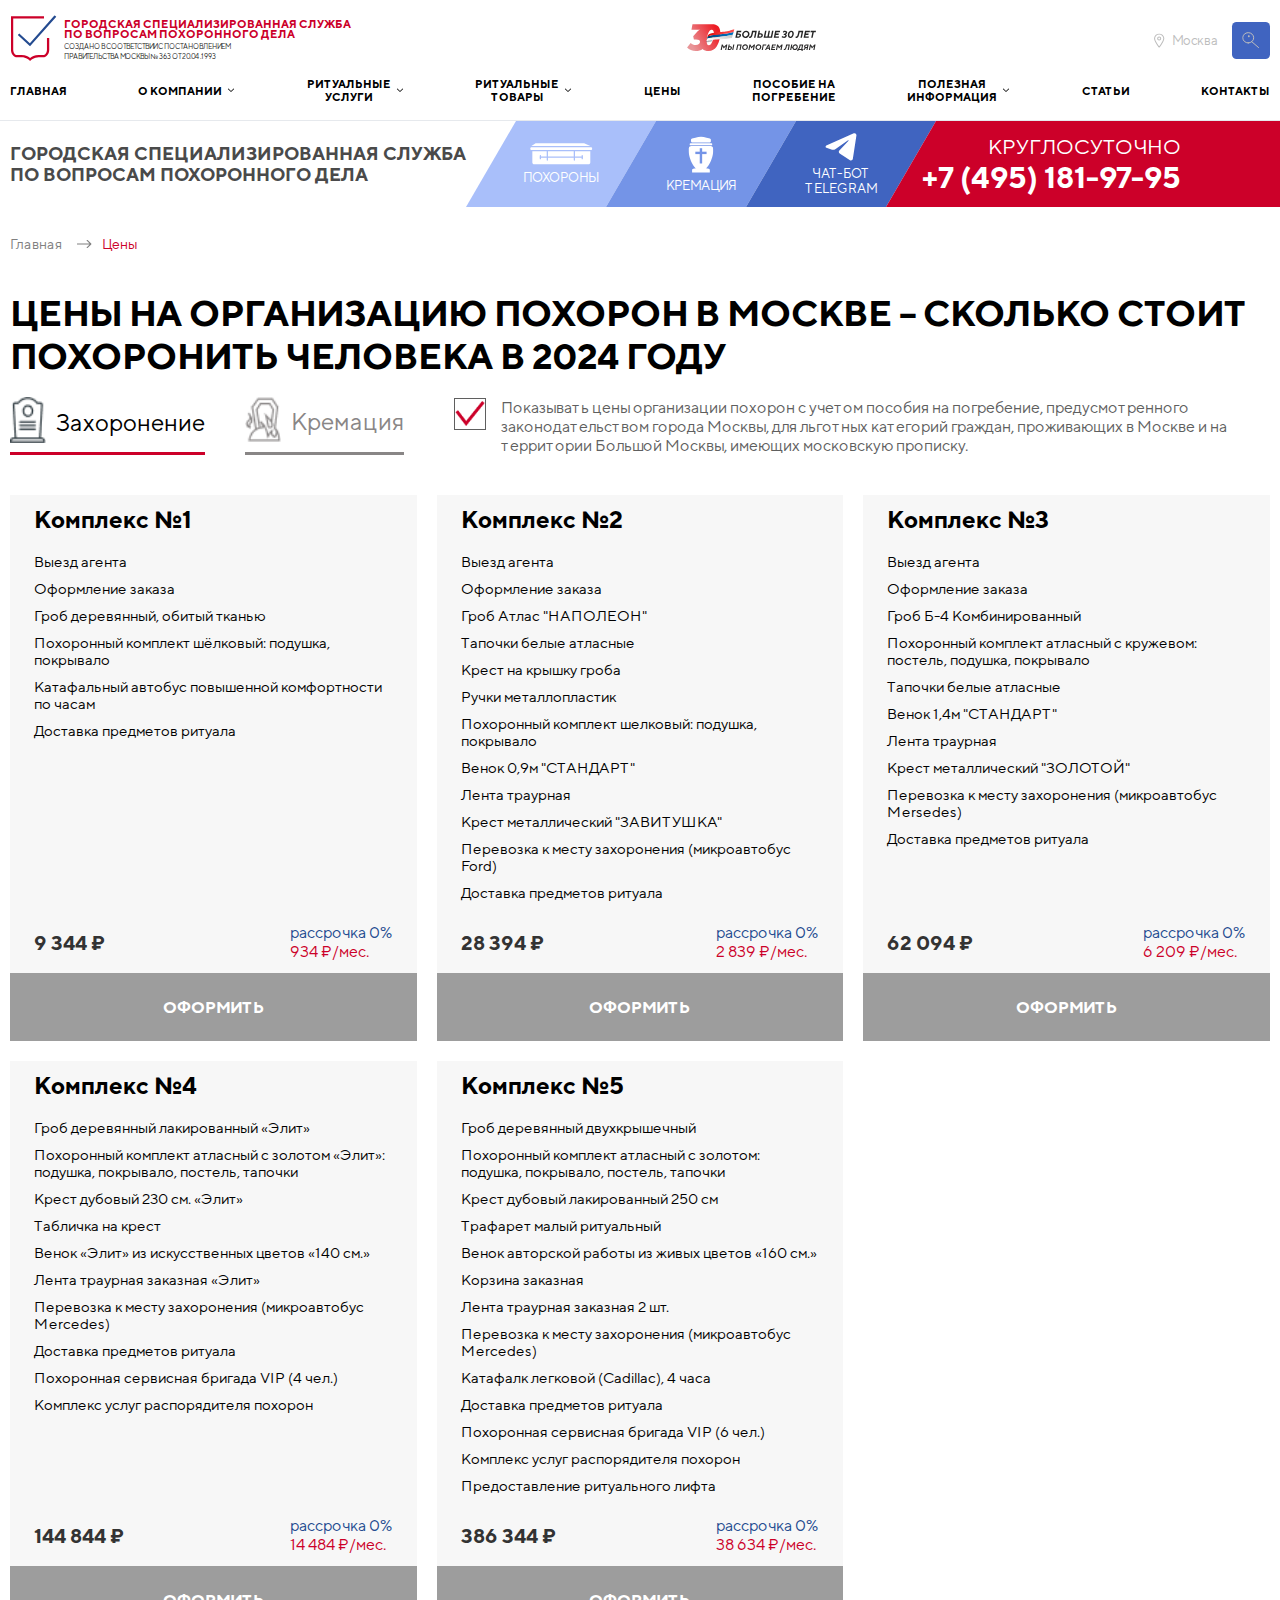
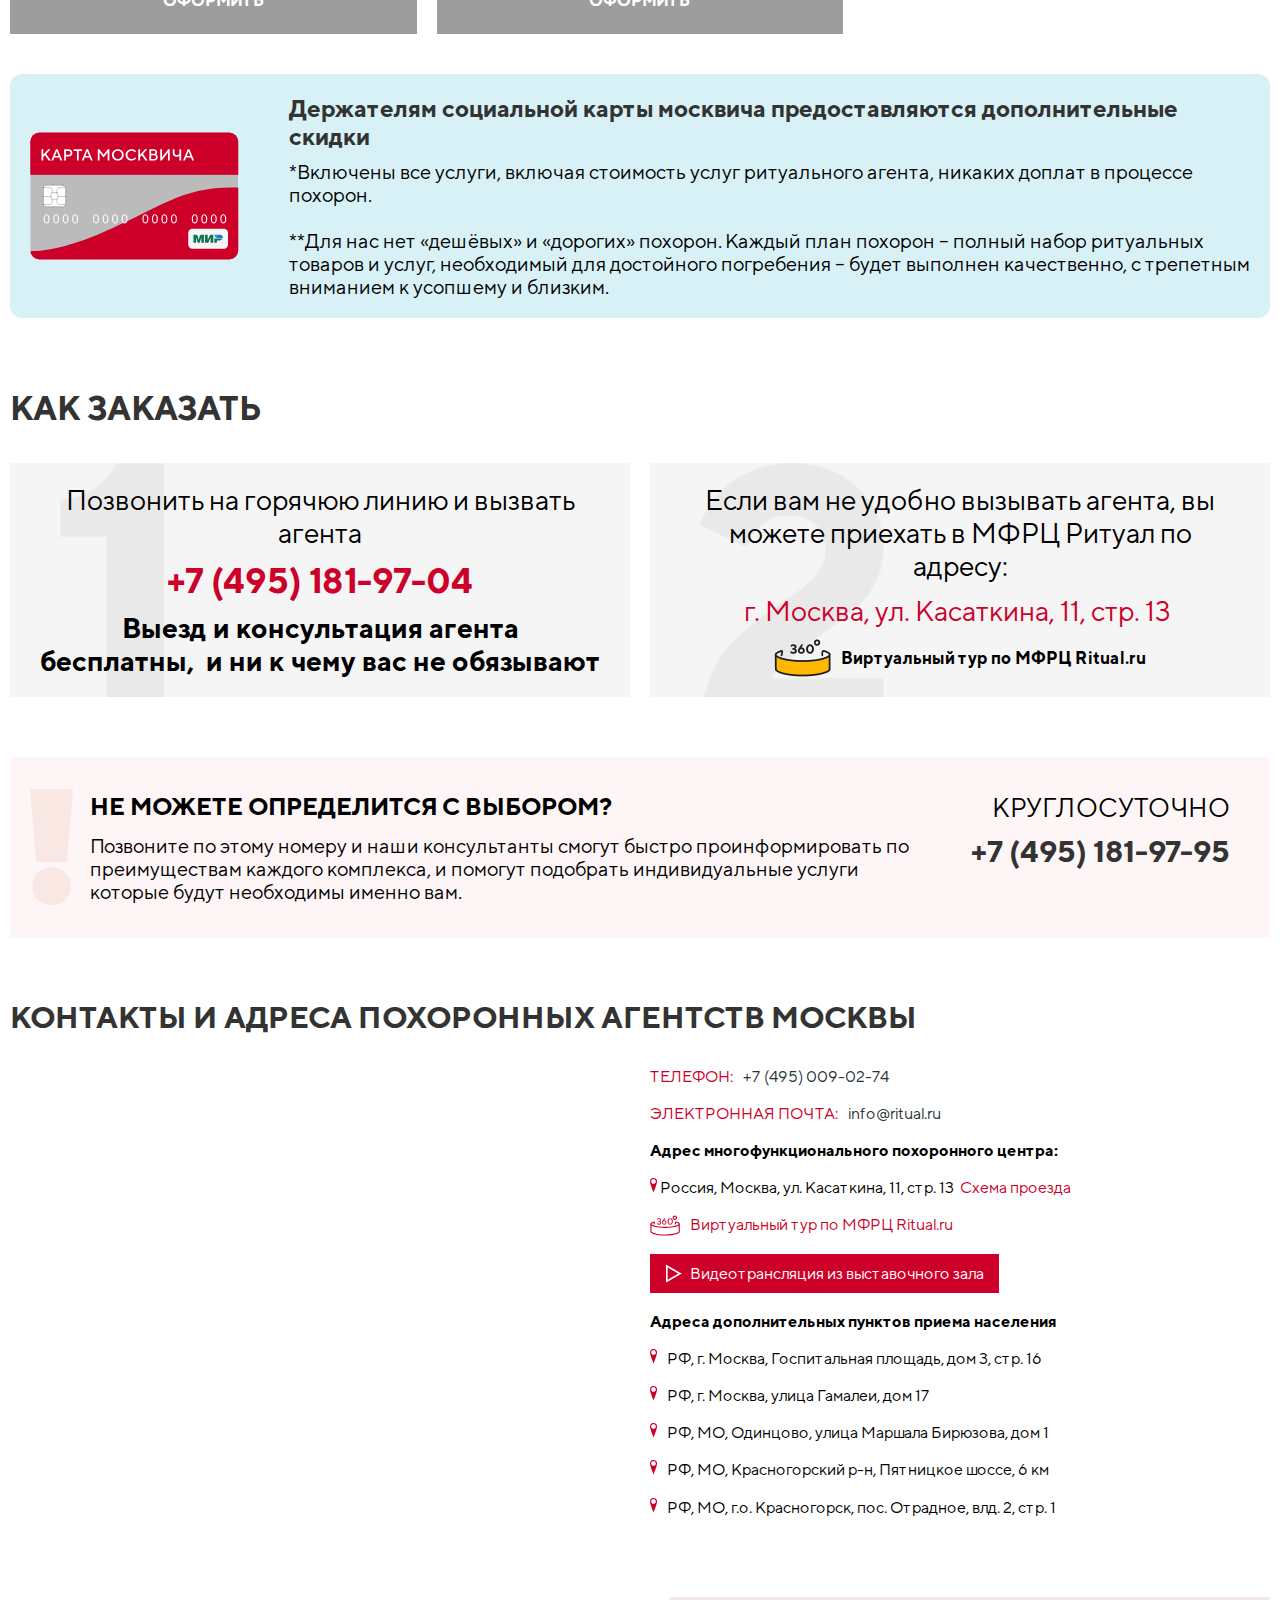
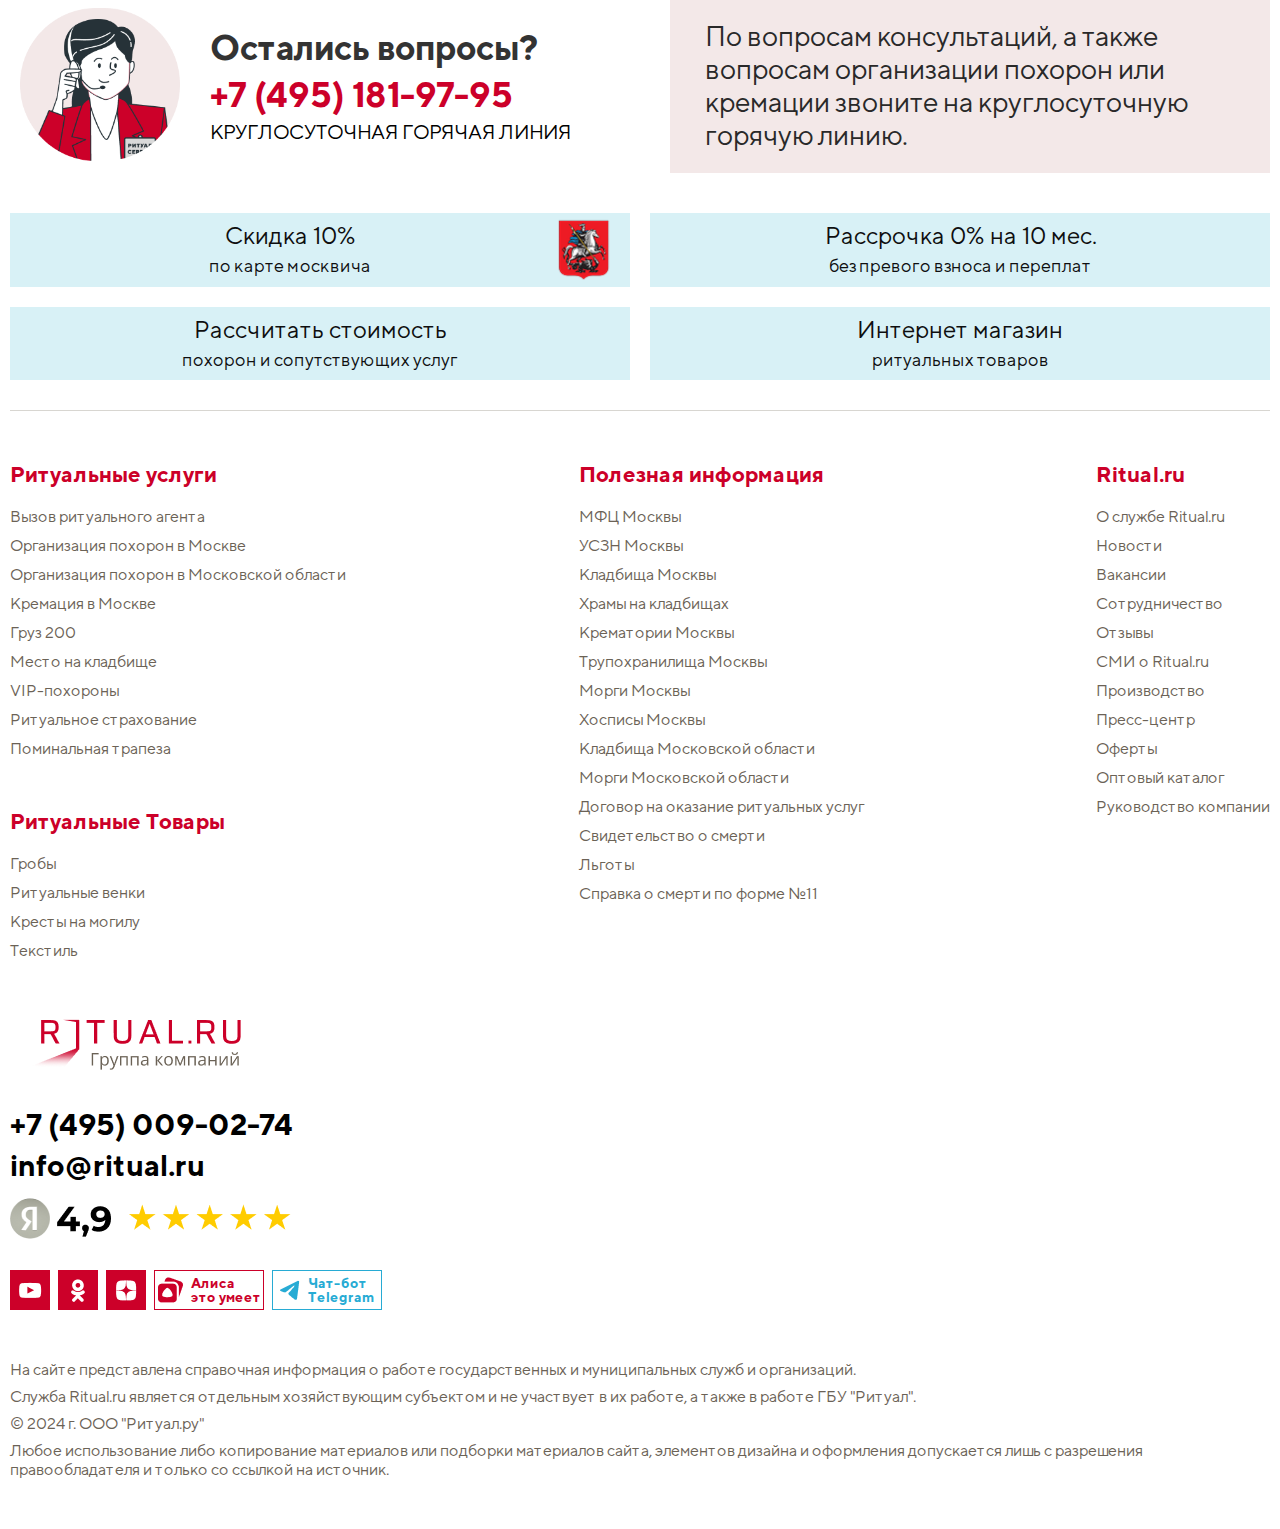
<file: price.html>
<!DOCTYPE html>
    <html lang="ru">
    <head>
        <meta charset="UTF-8">
        <meta name="viewport" content="width=device-width, initial-scale=1.0, maximum-scale=1.0, user-scalable=no">
        <title>Цена</title>
        <link rel="stylesheet" href="main.css">
        <link rel="stylesheet" href="style.css">
        <link rel="stylesheet" href="mobile.css">

    </head>

    <body>
        <header id="site-header">
            <div class="header__top">
                <div class="header__top-body-container body-container">

                    <a href="index.html" class="header__top-logo">
                        <div class="header__top-logo__item"><img src="imgs/logo.svg" alt="Img"></div>
                        <div class="header__top-logo__item-text">
                            <p class="header__top-logo__item-text--accent">Городская специализированная служба <br> по вопросам похоронного дела</p>
                            <p class="header__top-logo__item-text--main">Создано в соответствии с постановлением <br> правительства Москвы № 363 от 20.04.1993</p>
                        </div>
                    </a>

                    <nav class="header__top-nav">

                        <div class="burger-controls">
                            <div class="header__top-location--mobile">
                                <img class="header__top-location--mobile-icon" src="imgs/location.svg" alt="Img">
                                <p class="header__top-location-text">Москва</p>
                            </div>
        
                            <div class="header__top-search-box header__top-search-box--mobile">
                                <button id="searchButton2" class="header__top-search">
                                    <img class="header__top-search-icon" src="imgs/search.svg" alt="Img">
                                </button>
        
                                <div id="searchInputBox2" class="header__top-search-body--2">
                                    <form class="header__top-search-form" action="#">
                                        <input id="searchInput2" class="header__top-search-input" placeholder="Поиск" type="text">
                                    </form>
                                </div>
                            </div>
                        </div>

                        <ul>
                            <!-- <li><a href="https://ritual.ru/">Главная</a></li> -->
                            <li><a href="index.html">Главная</a></li>

                            <li><a class="no-wrap" href="#">О компании <img src="imgs/header/arrow.svg" alt="Img"></a>
                                <div class="header__top-nav__child header__top-nav__child-about">
                                    <div class="header__top-nav__child-menu">

                                        <a href="https://ritual.ru/about/about/" class="header__top-nav__child-menu__item">
                                            <img src="imgs/nav/about/1.png" alt="Img">
                                            <div class="header__top-nav__child-item-text">О службе RITUAL.RU</div>
                                        </a>

                                        <a href="https://ritual.ru/about/sotrudnichestvo/" class="header__top-nav__child-menu__item">
                                            <img src="imgs/nav/about/4.png" alt="Img">
                                            <div class="header__top-nav__child-item-text">Сотрудничество</div>
                                        </a>
                                        
                                        <a href="https://ritual.ru/about/feedback/" class="header__top-nav__child-menu__item">
                                            <img src="imgs/nav/about/7.png" alt="Img">
                                            <div class="header__top-nav__child-item-text">Отзывы</div>
                                        </a>

                                        <a href="https://ritual.ru/about/o-nas-govoryat/" class="header__top-nav__child-menu__item">
                                            <img src="imgs/nav/about/2.png" alt="Img">
                                            <div class="header__top-nav__child-item-text">СМИ о Ritual.ru</div>
                                        </a>

                                        <a href="https://ritual.ru/about/proizvodstvo/" class="header__top-nav__child-menu__item">
                                            <img src="imgs/nav/about/5.png" alt="Img">
                                            <div class="header__top-nav__child-item-text">Производство</div>
                                        </a>

                                        <a href="https://ritual.ru/about/novosti/" class="header__top-nav__child-menu__item">
                                            <img src="imgs/nav/about/8.png" alt="Img">
                                            <div class="header__top-nav__child-item-text">Новости</div>
                                        </a>

                                        <a href="https://ritual.ru/about/vakansii/" class="header__top-nav__child-menu__item">
                                            <img src="imgs/nav/about/3.png" alt="Img">
                                            <div class="header__top-nav__child-item-text">Вакансии</div>
                                        </a>

                                        <a href="https://ritual.ru/about/press-center/" class="header__top-nav__child-menu__item">
                                            <img src="imgs/nav/about/6.png" alt="Img">
                                            <div class="header__top-nav__child-item-text">Пресс-центр</div>
                                        </a>
                                    </div>

                                    <div class="header__about-info">
                                        <div class="header__about-info-item">
                                            <p class="header__about-info-text">ГРУППА КОМПАНИЙ <br> RITUAL.RU</p>
                                            <img class="header__about-info-img" src="imgs/img-ritual.svg" alt="Img">
                                        </div>

                                        <div class="header__about-info-item">
                                            <p class="header__about-info-text">RITUAL.RU В <br> МОСКОВСКОЙ ОБЛАСТИ</p>
                                        </div>
                                    </div>
                                </div>
                            </li>

                            <li><a href="#">Ритуальные услуги<img src="imgs/header/arrow.svg" alt="Img"></a>
                            
                                <div class="header__top-nav__child header__top-nav__child-service">
                                    <div class="header__top-nav__child-menu">
                                        <div class="services-column--1">
                                            <div class="header__top-nav__child-menu1__title">
                                                <img src="imgs/nav/service/1.png" alt="Img">
                                                <span>Организация похорон</span>
                                            </div> 

                                            <div class="services-column__wrapper">
                                                <div class="services-column--left">
                                                
                                                    <div class="header__top-nav__child-menu1__title-sub">                                            
                                                        <span>Вызов ритуального агента </span>
                                                        <div class="header__top-nav__child-menu1__title-sub__child">
                                                            <a href="">Ритуальные агенты</a>
                                                        </div>
                                                    </div>  
                                                    
                                                    <div class="header__top-nav__child-menu1__title-sub">                                            
                                                        <span>Ритуальный транспорт </span>
                                                        <div class="header__top-nav__child-menu1__title-sub__child">
                                                            <a href="#">Перевозка тела в морг</a>
                                                            <a href="#">Груз 200</a>
                                                            <a href="#">Аренда катафалка</a>                                                                                                
                                                        </div>
                                                    </div> 

                                                    <div class="header__top-nav__child-menu1__title-sub">                                            
                                                        <span>Организация прощания</span>
                                                        <div class="header__top-nav__child-menu1__title-sub__child">                                               
                                                            <a href="#">Панихида</a>
                                                            <a href="#">Отпевание</a>
                                                            <a href="#">Услуги церемониймейстера</a>
                                                            <a href="#">Похоронный оркестр</a>
                                                            <a href="#">Ритуальный лифт</a>
                                                            <a href="#">Носильщики гроба</a>
                                                            <a href="#">Поминки</a>                                                                                                
                                                        </div>
                                                    </div>  
                                                </div>

                                                <div class="services-column--right">

                                                    <div class="header__top-nav__child-menu1__title-sub">                                            
                                                        <span>Организация захоронения</span>
                                                        <div class="header__top-nav__child-menu1__title-sub__child">
                                                            <a href="#">Выбор кладбища</a>
                                                            <a href="#">Родовое захоронение</a>
                                                        </div>
                                                    </div>     
                                                    
                                                    <div class="header__top-nav__child-menu1__title-sub">                                            
                                                        <span>Организация кремации                                            </span>
                                                        <div class="header__top-nav__child-menu1__title-sub__child">
                                                            <a href="#">Организация кремации</a>
                                                            <a href="#">Кремация в Москве</a>
                                                            <a href="#">Кремация в Московской области                                                                                                </a>
                                                        </div>
                                                    </div> 
            
                                                    <div class="header__top-nav__child-menu1__title-sub">                                            
                                                        <span>Социальные похороны</span>
                                                    </div>  
            
                                                    <div class="header__top-nav__child-menu1__title-sub">                                            
                                                        <span>VIP похороны</span>
                                                    </div>  

                                                </div>
                                            </div>
                                            
                                        </div>
                                            
                                        <div class="services-column--2">
                                            <div class="header__top-nav__child-menu1">
                                                <div class="header__top-nav__child-menu1__title">
                                                    <img src="imgs/nav/service/2.png" alt="Img">
                                                    <span>ДОПОЛНИТЕЛЬНЫЕ УСЛУГИ</span>
                                                </div>      
        
                                                <div class="header__top-nav__child-menu1__title-sub">                                            
                                                    <div class="header__top-nav__child-menu1__title-sub__child">                                               
                                                        <a href="#">Прижизненный договор</a>
                                                        <a href="#">Бальзамирование</a>
                                                        <a href="#">Онлайн трансляция похорон</a>
                                                        <a href="#">Ионизирующий футляр</a>
                                                        <a href="#">Дезинфекция</a>
                                                        <a href="#">Эксгумация</a>
                                                        <a href="#">Перезахоронение</a>
                                                        <a href="#">Посмертная маска</a>
                                                        <a href="#">Благоустройство захоронения                                                                                             </a>
                                                    </div>
                                                </div>  
                                            </div>
                                        </div>
                                            
                                        <div class="services-column--3">
                                            <div class="header__top-nav__child-menu1">
                                                <div class="header__top-nav__child-menu1__title">
                                                    <img src="imgs/nav/service/3.png" alt="Img">
                                                    <span>СПЕЦПРЕДЛОЖЕНИЯ</span>
                                                </div>      
        
                                                <div class="header__top-nav__child-menu1__title-sub">                                            
                                                    <div class="header__top-nav__child-menu1__title-sub__child">                                               
                                                        <a class="bold" href="#">Беспроцентная рассрочка </a>
                                                        <a class="bold" href="#">Ритуальное страхование</a>
                                                        <a class="bold" href="#">Скидка 10% по карте москвича</a>
                                                    </div>
                                                </div> 
        
                                                <a href="#" class="header__top-nav__child-menu1__button header__top-nav__child-menu1__button--red">
                                                    <span>ВЫЗВАТЬ РИТУАЛЬНОГО АГЕНТА</span>
                                                    <img src="imgs/nav/service/button1.png" alt="Img">
                                                </a>
        
                                                <a href="#" class="header__top-nav__child-menu1__button header__top-nav__child-menu1__button--blue">
                                                    <span>ОСТАВИТЬ ЗАЯВКУ <br> НА КОНСУЛЬТАЦИЮ</span>
                                                    <img src="imgs/nav/service/button2.png" alt="Img">
                                                </a>                                        
        
                                            </div> 
                                        </div>
                                    </div>
                                </div>                        
                                
                            </li>

                            <!-- <li><a href="https://shop.ritual.ru/">Ритуальные товары <img src="imgs/header/arrow.svg" alt="Img"></a> -->
                            <li><a href="#">Ритуальные товары <img src="imgs/header/arrow.svg" alt="Img"></a>
                                <div class="header__top-nav__child header__top-nav__child-funeral">
                                    <div class="header__top-nav__child-menu">

                                        <div class="header__top-nav__child-menu1">
                                            <a href="https://ritual.ru/ritualnie-tovary/groby/" class="header__top-nav__child-menu1__item">
                                                <img src="imgs/nav/funeral/1.png" alt="Img">
                                                <p>Гробы</p>
                                            </a>

                                            <a href="https://ritual.ru/ritualnie-tovary/venki/" class="header__top-nav__child-menu1__item">
                                                <img src="imgs/nav/funeral/2.png" alt="Img">
                                                <p>Ритуальные венки</p>
                                            </a>

                                            <a href="https://ritual.ru/ritualnie-tovary/venki-iz-zhivykh-tsvetov/" class="header__top-nav__child-menu1__item">
                                                <img src="imgs/nav/funeral/3.png" alt="Img">
                                                <p>Венки из живых цветов</p>
                                            </a>
                                        </div>
                                        
                                        <div class="header__top-nav__child-menu1">
                                            <a href="https://ritual.ru/ritualnie-tovary/kresty/" class="header__top-nav__child-menu1__item">
                                                <img src="imgs/nav/funeral/4.png" alt="Img">
                                                <p>Крест на могилу</p>
                                            </a>

                                            <a href="https://shop.ritual.ru/" class="header__top-nav__child-menu1__item">
                                                <img src="imgs/nav/funeral/5.png" alt="Img">
                                                <p>Интернет магазин ритуальных товаров</p>
                                            </a>

                                            <a href="https://ritual.ru/ritualnie-uslugi/prizhiznennyi_dogovor/" class="header__top-nav__child-menu1__item">
                                                <img src="imgs/nav/funeral/6.png" alt="Img">
                                                <p>Прижизненный договор на ритуальные услуги</p>
                                            </a>
                                        </div>
                                        <div class="header__top-nav__child-menu1">
                                            <a href="https://ritual.ru/ritualnie-uslugi/prizhiznennyi_dogovor/" class="header__top-nav__child-menu1__item">
                                                <img src="imgs/nav/funeral/7.png" alt="Img">
                                                <p>Памятники на могилу</p>
                                            </a>
                                        </div>
                                    </div>
                                </div>                        
                            </li>

                            <li><a href="#">Цены</a></li>

                            <li><a href="#">Пособие на погребение</a></li>

                            <li><a href="#">Полезная информация <img src="imgs/header/arrow.svg" alt="Img"></a>
                                <div class="header__top-nav__child header__top-nav__child-info">
                                    <div class="header__top-nav__child-menu">
                                        <div class="header__top-nav__child-menu1">

                                            <div class="header__top-nav__child-menu1__item">
                                                <div class="header__top-nav__child-menu1__item-wrap">
                                                    <img src="imgs/nav/info/1.png" alt="Img">
                                                    <span>Основные вопросы</span>
                                                </div>

                                                <div class="header__top-nav__child-menu1__item-sub">
                                                    <a href="">Что делать, когда умер близкий человек?</a>
                                                </div>
                                            </div>

                                            <div class="header__top-nav__child-menu1__item">
                                                <div class="header__top-nav__child-menu1__item-wrap">
                                                    <img src="imgs/nav/info/2.png" alt="Img">
                                                    <span>Необходимые документы</span>
                                                </div>
                                                <div class="header__top-nav__child-menu1__item-sub">
                                                    <a href="">Медицинское свидетельство о смерти</a>
                                                    <a href="">Гербовое свидетельство о смерти</a>
                                                    <a href="">Договор на оказание ритуальных услуг</a>
                                                    <a href="">Справка о смерти по форме №11</a>
                                                </div>
                                            </div>

                                            <div class="header__top-nav__child-menu1__item">
                                                <div class="header__top-nav__child-menu1__item-wrap">
                                                    <img src="imgs/nav/info/3.png" alt="Img">
                                                    <span>Правовая информация</span>
                                                </div>
                                                <div class="header__top-nav__child-menu1__item-sub">
                                                    <a href="">Права наследников</a>
                                                </div>
                                            </div>     
                                            
                                            <div class="header__top-nav__child-menu1__item">
                                                <div class="header__top-nav__child-menu1__item-wrap">
                                                    <img src="imgs/nav/info/4.png" alt="Img">
                                                    <span>Городские учреждения</span>
                                                </div>
                                                <div class="header__top-nav__child-menu1__item-sub">
                                                    <a href="">МФЦ "Мои документы"</a>
                                                    <a href="">УСЗН</a>
                                                    <a href="">ЗАГСы Москвы</a>
                                                    <a href="">ЗАГСы Подмосковья</a>
                                                </div>
                                            </div>                                         
                                        </div>

                                        <div class="header__top-nav__child-menu1">
                                            <div class="header__top-nav__child-menu1__item">
                                                <div class="header__top-nav__child-menu1__item-wrap">
                                                    <img src="imgs/nav/info/5.png" alt="Img">
                                                    <span>Ритуальная инфраструктура Москвы</span>
                                                </div>
                                                <div class="header__top-nav__child-menu1__item-sub">
                                                    <a href="">Морги Москвы</a>
                                                    <a href="">Кладбища Москвы</a>
                                                    <a href="">Храмы на кладбищах Москвы</a>
                                                    <a href="">Крематории Москвы</a>
                                                    <a href="">Колумбарии Москвы</a>
                                                    <a href="">Трупохранилища Москвы</a>
                                                    <a href="">Хосписы Москвы</a>
                                                </div>
                                            </div>    
                                            
                                            <div class="header__top-nav__child-menu1__item">
                                                <div class="header__top-nav__child-menu1__item-wrap">
                                                    <img src="imgs/nav/info/6.png" alt="Img">
                                                    <span>Ритуальная инфраструктура Московской области</span>
                                                </div>
                                                <div class="header__top-nav__child-menu1__item-sub">
                                                    <a href="">Морги Московской области</a>
                                                    <a href="">Кладбища Московской области</a>
                                                </div>
                                            </div> 
                                            
                                            <div class="header__top-nav__child-menu1__item">
                                                <div class="header__top-nav__child-menu1__item-wrap">
                                                    <img src="imgs/nav/info/7.png" alt="Img">
                                                    <span>Дополнительная информация</span>
                                                </div>
                                                <div class="header__top-nav__child-menu1__item-sub">
                                                    <a href="">Схемы обмана</a>
                                                    <a href="">Вопрос-ответ</a>
                                                    <a href="">Калькулятор поминок</a>
                                                </div>
                                            </div>                                         
                                        </div>

                                        <div class="header__top-nav__child-menu1">

                                            <div class="header__top-nav__child-menu1__item">
                                                <div class="header__top-nav__child-menu1__item-wrap">
                                                    <img src="imgs/nav/info/8.png" alt="Img">
                                                    <span>Конфессиональные обряды</span>
                                                </div>
                                                <div class="header__top-nav__child-menu1__item-sub">
                                                    <a href="">Похороны в Православии</a>
                                                    <a href="">Похороны в Исламе</a>
                                                    <a href="">Похороны в Иудаизме</a>
                                                    <a href="">Похороны в Протестантизме</a>
                                                    <a href="">Похороны в Буддизме</a>
                                                    <a href="">Похороны в Католицизме</a>
                                                </div>
                                            </div>  

                                            <div class="info__choose-box">
                                                <div class="info__choose-content">
                                                    <h3 class="info__choose-title">По соседству</h3>
                                                    <p class="info__choose-text">Как выбрать кладбище</p>
                                                </div>

                                                <img class="info__choose-img" src="imgs/choose-img.svg" alt="Img">
                                            </div>

                                        </div>
                                    </div>
                                </div>
                            </li>

                            <li><a href="#">Статьи</a></li>

                            <li><a href="contacts.html">Контакты</a></li>
                        </ul>
                    </nav>
                
                    <div class="header__top-controls">
                        <div class="header__top-location">
                            <img class="header__top-location-icon" src="imgs/location.svg" alt="Img">
                            <p class="header__top-location-text">Москва</p>
                        </div>

                        <div class="header__top-search-box">
                            <button id="searchButton" class="header__top-search">
                                <img class="header__top-search-icon" src="imgs/search.svg" alt="Img">
                            </button>

                            <div id="searchInputBox" class="header__top-search-body">
                                <form class="header__top-search-form" action="#">
                                    <input id="searchInput" class="header__top-search-input" placeholder="Поиск" type="text">
                                </form>
                            </div>
                        </div>
                    </div>
                    
                    <div class="header__top-logo--right">
                        <div class="header__top-logo--right__item"><img src="imgs/header/logo_right.svg" alt="Img"></div>
                    </div>

                    <div class="header__button">
                        <span></span>
                        <span></span>
                        <span></span>
                    </div>
                </div>
            </div>

            <div class="header__bottom">
                <div class="header__bottom-body-container body-container">

                    <div class="header__botom-logo">
                        ГОРОДСКАЯ СПЕЦИАЛИЗИРОВАННАЯ СЛУЖБА <br>
                        ПО ВОПРОСАМ ПОХОРОННОГО ДЕЛА
                    </div>

                    <div class="header__bottom-nav">
                        <ul>
                            <a href="funeral.html" class="funeral-item">
                                <img src="imgs/header/funeral.svg" alt="Img">
                                <span>ПОХОРОНЫ</span>
                            </a>

                            <a href="cremation.html" class="creamtion-item">
                                <img src="imgs/header/cremation.svg" alt="Img">
                                <span>КРЕМАЦИЯ</span>
                            </a>

                            <a href="#" class="tg-item">
                                <img src="imgs/header/tg.svg" alt="Img">
                                <span>ЧАТ-БОТ <br> TELEGRAM</span>
                            </a>

                            <li class="phone-item">
                                <span class="phone-item__top"> КРУГЛОСУТОЧНО </span>
                                <a class="phone-item__bottom" href="tel:+74951819795">+7 (495) 181-97-95</a>
                            </li>
                        </ul>
                    </div>

                </div>

            </div>
        </header>

        <div class="body-container">

            <div class="breadcrumbs__box">
                <a href="index.html" class="breadcrumbs__item">Главная</a>
                <a href="#" class="breadcrumbs__item active">Цены</a>
            </div>

            <section class="service">              

                <h2>ЦЕНЫ НА ОРГАНИЗАЦИЮ ПОХОРОН В МОСКВЕ – СКОЛЬКО СТОИТ ПОХОРОНИТЬ ЧЕЛОВЕКА В 2024 ГОДУ</h2>

                <div class="service__tabs">
                    <div class="service__tabs__left">

                        <div class="service__tabs-item active" data-tabs3="0">
                            <div class="service__tabs-item__title">
                                <div class="service__tabs-item__title-wrap">
                                    <img src="imgs/pages/price/funeral.png" alt="Img">
                                </div>
                                <span>Захоронение</span>                        
                            </div>                                         
                        </div>

                        <div class="service__tabs-item" data-tabs3="1">
                            <div class="service__tabs-item__title">
                                <div class="service__tabs-item__title-wrap">
                                    <img src="imgs/pages/price/cremation.png" alt="Img">
                                </div>
                                <span>Кремация</span>                        
                            </div>                                          
                        </div>

                    </div>
                    <div class="service__tabs__right">
                        <div class="form-bottom2">
                            <input type="checkbox" checked class="custom-checkbox2" id="checker2" name="checker2">
                            <label for="checker2">
                                <span> Показывать цены организации похорон с учетом пособия на погребение, предусмотренного законодательством города Москвы, для льготных категорий граждан, проживающих в Москве и на территории Большой Москвы, имеющих московскую прописку.</span>
                            </label>
                        </div> 

                    </div>

                </div>

                <div class="service__complex active">
                    <div class="service__complex-item">
                        <div class="service__complex-item__title">Комплекс №1</div>
                        <ul class="service__complex-item__list">
                            <li>Выезд агента</li>
                            <li>Оформление заказа</li>
                            <li>Гроб деревянный, обитый тканью</li>
                            <li>Похоронный комплект шёлковый: подушка, покрывало</li>
                            <li>Катафальный автобус повышенной комфортности по часам</li>
                            <li>Доставка предметов ритуала</li>
                        </ul>
                        <div class="service__complex-item__price">
                            <div class="service__complex-item__price-value">9 344 ₽</div>
                            <div class="service__complex-item__price-credit">
                                <span class="service__complex-item__price-credit__value1">рассрочка 0%</span> <br>
                                <span class="service__complex-item__price-credit__value2">934 ₽/мес.</span>                             
                            </div>
                        </div>
                        <a href="#" class="service__complex-item__button">ОФОРМИТЬ</a>
                    </div>

                    <div class="service__complex-item">
                        <div class="service__complex-item__title">Комплекс №2</div>
                        <ul class="service__complex-item__list">
                            <li>Выезд агента</li>
                            <li>Оформление заказа</li>
                            <li>Гроб Атлас "НАПОЛЕОН"</li>
                            <li>Тапочки белые атласные</li>
                            <li>Крест на крышку гроба</li>
                            <li>Ручки металлопластик</li>
                            <li>Похоронный комплект шелковый: подушка, покрывало</li>
                            <li>Венок 0,9м "СТАНДАРТ"</li>
                            <li>Лента траурная</li>
                            <li>Крест металлический "ЗАВИТУШКА"</li>
                            <li>Перевозка к месту захоронения (микроавтобус Ford)</li>
                            <li>Доставка предметов ритуала</li>
                        </ul>
                        <div class="service__complex-item__price">
                            <div class="service__complex-item__price-value">28 394 ₽</div>
                            <div class="service__complex-item__price-credit">
                                <span class="service__complex-item__price-credit__value1">рассрочка 0%</span> <br>
                                <span class="service__complex-item__price-credit__value2">2 839 ₽/мес. </span>                                                         
                            </div>
                        </div>
                        <a href="#" class="service__complex-item__button">ОФОРМИТЬ</a>
                    </div>

                    <div class="service__complex-item">
                        <div class="service__complex-item__title">Комплекс №3</div>
                        <ul class="service__complex-item__list">
                            <li>Выезд агента</li>
                            <li>Оформление заказа</li>
                            <li>Гроб Б-4 Комбинированный</li>
                            <li>Похоронный комплект атласный с кружевом: постель, подушка, покрывало</li>
                            <li>Тапочки белые атласные</li>
                            <li>Венок 1,4м "СТАНДАРТ"</li>
                            <li>Лента траурная</li>
                            <li>Крест металлический "ЗОЛОТОЙ"</li>
                            <li>Перевозка к месту захоронения (микроавтобус Mersedes)</li>
                            <li>Доставка предметов ритуала</li>
                        </ul>
                        <div class="service__complex-item__price">
                            <div class="service__complex-item__price-value">62 094 ₽</div>
                            <div class="service__complex-item__price-credit">
                                <span class="service__complex-item__price-credit__value1">рассрочка 0%</span> <br>
                                <span class="service__complex-item__price-credit__value2">6 209 ₽/мес.</span>                                                          
                            </div>
                        </div>
                        <a href="#" class="service__complex-item__button">ОФОРМИТЬ</a>
                    </div>
                    
                    <div class="service__complex-item">
                        <div class="service__complex-item__title">Комплекс №4</div>
                        <ul class="service__complex-item__list">
                            <li>Гроб деревянный лакированный «Элит»</li>
                            <li>Похоронный комплект атласный с золотом «Элит»: подушка, покрывало, постель, тапочки</li>
                            <li>Крест дубовый 230 см. «Элит»</li>
                            <li>Табличка на крест</li>
                            <li>Венок «Элит» из искусственных цветов «140 см.»</li>
                            <li>Лента траурная заказная «Элит»</li>
                            <li>Перевозка к месту захоронения (микроавтобус Mercedes)</li>
                            <li>Доставка предметов ритуала</li>
                            <li>Похоронная сервисная бригада VIP (4 чел.)</li>
                            <li>Комплекс услуг распорядителя похорон</li>
                        </ul>
                        <div class="service__complex-item__price">
                            <div class="service__complex-item__price-value">144 844 ₽</div>
                            <div class="service__complex-item__price-credit">
                                <span class="service__complex-item__price-credit__value1">рассрочка 0%</span> <br>
                                <span class="service__complex-item__price-credit__value2">14 484 ₽/мес.</span>                                                          
                            </div>
                        </div>
                        <a href="#" class="service__complex-item__button">ОФОРМИТЬ</a>
                    </div>
                    
                    <div class="service__complex-item">
                        <div class="service__complex-item__title">Комплекс №5</div>
                        <ul class="service__complex-item__list">
                            <li>Гроб деревянный двухкрышечный</li>
                            <li>Похоронный комплект атласный с золотом: подушка, покрывало, постель, тапочки                        </li>
                            <li>Крест дубовый лакированный 250 см</li>
                            <li>Трафарет малый ритуальный</li>
                            <li>Венок авторской работы из живых цветов «160 см.»</li>
                            <li>Корзина заказная</li>
                            <li>Лента траурная заказная 2 шт.</li>
                            <li>Перевозка к месту захоронения (микроавтобус Mercedes)</li>
                            <li>Катафалк легковой (Cadillac), 4 часа</li>
                            <li>Доставка предметов ритуала</li>
                            <li>Похоронная сервисная бригада VIP (6 чел.)                        </li>
                            <li>Комплекс услуг распорядителя похорон</li>
                            <li>Предоставление ритуального лифта</li>
                        </ul>
                        <div class="service__complex-item__price">
                            <div class="service__complex-item__price-value">386 344 ₽</div>
                            <div class="service__complex-item__price-credit">
                                <span class="service__complex-item__price-credit__value1">рассрочка 0%</span> <br>
                                <span class="service__complex-item__price-credit__value2">38 634 ₽/мес.</span>                                                        
                            </div>
                        </div>
                        <a href="#" class="service__complex-item__button">ОФОРМИТЬ</a>
                    </div>                

                </div>

                <div class="service__complex">
                    <div class="service__complex-item">
                        <div class="service__complex-item__title">Комплекс №11</div>
                        <ul class="service__complex-item__list">
                            <li>Выезд агента</li>
                            <li>Оформление заказа</li>
                            <li>Гроб деревянный, обитый тканью</li>
                            <li>Похоронный комплект шёлковый: подушка, покрывало</li>
                            <li>Катафальный автобус повышенной комфортности по часам</li>
                            <li>Доставка предметов ритуала</li>
                        </ul>
                        <div class="service__complex-item__price">
                            <div class="service__complex-item__price-value">9 344 ₽</div>
                            <div class="service__complex-item__price-credit">
                                <span class="service__complex-item__price-credit__value1">рассрочка 0%</span> <br>
                                <span class="service__complex-item__price-credit__value2">934 ₽/мес.</span>                             
                            </div>
                        </div>
                        <a href="#" class="service__complex-item__button">ОФОРМИТЬ</a>
                    </div>

                    <div class="service__complex-item">
                        <div class="service__complex-item__title">Комплекс №11</div>
                        <ul class="service__complex-item__list">
                            <li>Выезд агента</li>
                            <li>Оформление заказа</li>
                            <li>Гроб деревянный, обитый тканью</li>
                            <li>Похоронный комплект шёлковый: подушка, покрывало</li>
                            <li>Катафальный автобус повышенной комфортности по часам</li>
                            <li>Доставка предметов ритуала</li>
                        </ul>
                        <div class="service__complex-item__price">
                            <div class="service__complex-item__price-value">9 344 ₽</div>
                            <div class="service__complex-item__price-credit">
                                <span class="service__complex-item__price-credit__value1">рассрочка 0%</span> <br>
                                <span class="service__complex-item__price-credit__value2">934 ₽/мес.</span>                                                          
                            </div>
                        </div>
                        <a href="#" class="service__complex-item__button">ОФОРМИТЬ</a>
                    </div>

                    <div class="service__complex-item">
                        <div class="service__complex-item__title">Комплекс №1</div>
                        <ul class="service__complex-item__list">
                            <li>Выезд агента</li>
                            <li>Оформление заказа</li>
                            <li>Гроб деревянный, обитый тканью</li>
                            <li>Похоронный комплект шёлковый: подушка, покрывало</li>
                            <li>Катафальный автобус повышенной комфортности по часам</li>
                            <li>Доставка предметов ритуала</li>
                        </ul>
                        <div class="service__complex-item__price">
                            <div class="service__complex-item__price-value">9 344 ₽</div>
                            <div class="service__complex-item__price-credit">
                                <span class="service__complex-item__price-credit__value1">рассрочка 0%</span> <br>
                                <span class="service__complex-item__price-credit__value2">934 ₽/мес.</span>                                                          
                            </div>
                        </div>
                        <a href="#" class="service__complex-item__button">ОФОРМИТЬ</a>
                    </div>
                    
                    <div class="service__complex-item">
                        <div class="service__complex-item__title">Комплекс №1</div>
                        <ul class="service__complex-item__list">
                            <li>Выезд агента</li>
                            <li>Оформление заказа</li>
                            <li>Гроб деревянный, обитый тканью</li>
                            <li>Похоронный комплект шёлковый: подушка, покрывало</li>
                            <li>Катафальный автобус повышенной комфортности по часам</li>
                            <li>Доставка предметов ритуала</li>
                        </ul>
                        <div class="service__complex-item__price">
                            <div class="service__complex-item__price-value">9 344 ₽</div>
                            <div class="service__complex-item__price-credit">
                                <span class="service__complex-item__price-credit__value1">рассрочка 0%</span> <br>
                                <span class="service__complex-item__price-credit__value2">934 ₽/мес.</span>                                                          
                            </div>
                        </div>
                        <a href="#" class="service__complex-item__button">ОФОРМИТЬ</a>
                    </div>
                    
                    <div class="service__complex-item">
                        <div class="service__complex-item__title">Комплекс №1</div>
                        <ul class="service__complex-item__list">
                            <li>Выезд агента</li>
                            <li>Оформление заказа</li>
                            <li>Гроб деревянный, обитый тканью</li>
                            <li>Похоронный комплект шёлковый: подушка, покрывало</li>
                            <li>Катафальный автобус повышенной комфортности по часам</li>
                            <li>Доставка предметов ритуала</li>
                        </ul>
                        <div class="service__complex-item__price">
                            <div class="service__complex-item__price-value">9 344 ₽</div>
                            <div class="service__complex-item__price-credit">
                                <span class="service__complex-item__price-credit__value1">рассрочка 0%</span> <br>
                                <span class="service__complex-item__price-credit__value2">934 ₽/мес.</span>                                                        
                            </div>
                        </div>
                        <a href="#" class="service__complex-item__button">ОФОРМИТЬ</a>
                    </div>                

                </div>            
                    
            </section>

            <section class="cardmoscow">
                <img src="imgs/pages/price/card.svg" alt="Img">
                <div class="cardmoscow__info">
                    <div class="cardmoscow__info-title">
                        Держателям социальной карты москвича предоставляются дополнительные скидки
                    </div>
                    <div class="cardmoscow__info-description">
                        *Включены все услуги, включая стоимость услуг ритуального агента, никаких доплат в процессе похорон.
                        <br><br>
                        **Для нас нет «дешёвых» и «дорогих» похорон. Каждый план похорон – полный набор ритуальных товаров и услуг, необходимый для достойного погребения – будет выполнен качественно, с трепетным вниманием к усопшему и близким.
                    </div>
                </div>
            </section>

            <section class="order">
                <h2>Как заказать</h2>
            
                <div class="order__wrap">
                    <div class="order__left">
                        <p class="order__left-text1">Позвонить на горячюю линию и вызвать агента </p>
                        <a href="tel:+74951819704" class="order__left-text2">+7 (495) 181-97-04</a>
                        <p class="order__left-text3">Выезд и консультация агента бесплатны,  и ни к чему вас не обязывают</p>
                    </div>
                    <div class="order__right">
                        <p class="order__right-text1">Если вам не удобно вызывать агента, вы можете приехать в МФРЦ Ритуал по адресу:</p>
                        <p class="order__right-text2">г. Москва, ул. Касаткина, 11, стр. 13 </p>
                        <p class="order__right-text3">
                            <img src="imgs/pages/price/order/order.png" alt="Img">
                            <a href="#">Виртуальный тур по МФРЦ Ritual.ru</a>
                        </p>                    
                    </div>
                </div>
            </section>
        
            <div class="callback2">
                <div class="callback2__left">
                    <div class="callback2__left-title">
                        Не можете определится с выбором?
                    </div>
                    <div class="callback2__left-description">
                        Позвоните по этому номеру и наши консультанты смогут быстро проинформировать по преимуществам
                        каждого комплекса, и помогут подобрать индивидуальные услуги которые будут необходимы именно вам.
                    </div>
                </div>

                <div class="callback2__right">
                    <div class="callback2__right-title">
                        КРУГЛОСУТОЧНО
                    </div>
                    <a href="tel:+74951819795" class="callback2__right-description">
                        +7 (495) 181-97-95
                    </a>            
                </div>
            </div>

            <section class="contacts">
                <h2>КОНТАКТЫ И АДРЕСА ПОХОРОННЫХ АГЕНТСТВ МОСКВЫ</h2>

                <div class="map__wrap">
                    <iframe class="map__wrap-iframe" src="https://www.google.com/maps/embed?pb=!1m18!1m12!1m3!1d577343.982679518!2d36.72622589023855!3d55.58025719567373!2m3!1f0!2f0!3f0!3m2!1i1024!2i768!4f13.1!3m3!1m2!1s0x46b54afc73d4b0c9%3A0x3d44d6cc5757cf4c!2z0JzQvtGB0LrQstCwLCDQoNC-0YHRgdC40Y8!5e0!3m2!1sru!2sde!4v1738864258491!5m2!1sru!2sde" width="600" height="450" style="border:0;" allowfullscreen="" loading="lazy" referrerpolicy="no-referrer-when-downgrade"></iframe>
                
                    <div class="map__wrap-text">
                        <p>
                            <span> ТЕЛЕФОН: </span> 
                            <a href="tel:+74950090274" class="contacts-info__tel">+7 (495) 009-02-74</a>
                        </p>

                        <p>
                            <span>ЭЛЕКТРОННАЯ ПОЧТА:</span>
                            <a href="mailto:info@ritual.ru" class="contacts-info__mail">info@ritual.ru</a>
                        </p>  

                        <p class="bold">Адрес многофункционального похоронного центра:</p>
                        <div>
                            <img src="imgs/contacts/locator.png" alt="Img">
                            Россия, Москва, ул. Касаткина, 11, стр. 13 <a href="#"> Схема проезда</a>
                        </div>
                        <p>
                            <img class="map__wrap-text--360" src="imgs/360.svg" alt="Img">
                            <a href="#" class="virtual-tur">Виртуальный тур по МФРЦ Ritual.ru</a>
                        </p>

                        <a href="#" class="map__wrap-red">
                            <img src="imgs/contacts/play.png" alt="Img">
                            Видеотрансляция из выставочного зала
                        </a>

                        <p class="bold"> Адреса дополнительных пунктов приема населения </p>
                        
                        <p>
                            <img src="imgs/contacts/locator.png" alt="Img">
                            РФ, г. Москва, Госпитальная площадь, дом 3, стр. 16
                        </p>
                        <p>
                            <img src="imgs/contacts/locator.png" alt="Img">
                            РФ, г. Москва, улица Гамалеи, дом 17
                        </p>
                        <p>
                            <img src="imgs/contacts/locator.png" alt="Img">
                            РФ, МО, Одинцово, улица Маршала Бирюзова, дом 1
                        </p>
                        <p>
                            <img src="imgs/contacts/locator.png" alt="Img">
                            РФ, МО, Красногорский р-н, Пятницкое шоссе, 6 км
                        </p>
                        <p>
                            <img src="imgs/contacts/locator.png" alt="Img">
                            РФ, МО, г.о. Красногорск, пос. Отрадное, влд. 2, стр. 1   
                        </p>                                                                                                                  
                    </div>
                </div>
            </section>

            <section class="callback">
                <div class="callback__left">
                    <img src="imgs/callback/1.png" alt="Img" class="callback__left-img">
                    <div class="callback__left-text">
                        <div class="callback__left-text__title">Остались вопросы?</div>
                        <a href="tel:+74951819795" class="callback__left-text__phone">+7 (495) 181-97-95</a>
                        <p>КРУГЛОСУТОЧНАЯ ГОРЯЧАЯ ЛИНИЯ</p>
                    </div>
                </div>
            
                <div class="callback__right">
                    По вопросам консультаций, а также вопросам организации похорон или кремации звоните на круглосуточную горячую линию.
                </div>
            </section>

            <div class="bottom-cards">

                <a href="#" class="bottom-cards__item bottom-cards__item--1">
                    <div class="bottom-cards__item-title">Скидка 10%</div>
                    <p class="bottom-cards__item-description">по карте москвича</p>
                </a>

                <a href="#" class="bottom-cards__item">
                    <div class="bottom-cards__item-title">Рассрочка 0% на 10 мес.</div>
                    <p class="bottom-cards__item-description">без превого взноса и переплат</p>
                </a>
                
                <a href="#" class="bottom-cards__item">
                    <div class="bottom-cards__item-title">Рассчитать стоимость</div>
                    <p class="bottom-cards__item-description">похорон и сопутствующих услуг</p>
                </a>
                
                <a href="#" class="bottom-cards__item">
                    <div class="bottom-cards__item-title">Интернет магазин</div>
                    <p class="bottom-cards__item-description">ритуальных товаров</p>
                </a>
            </div>

            <footer>
                <div class="footer__wrap">
                    <div class="footer__left">
                        <a href="#" class="footer__left-logo">
                            <img src="imgs/footer/footer.png" alt="Img">
                        </a>
                        
                        <div class="footer__left-contacts">
                            <a href="tel:+74950090274" class="footer__left-contacts__phone">+7 (495) 009-02-74</a>
                            <a href="mailto:info@ritual.ru" class="footer__left-contacts__phone">info@ritual.ru</a>
                        </div>

                        <div class="footer__left-img">
                            <img src="imgs/footer/img.png" alt="Img">
                        </div>

                        <div class="footer__left-icons">
                            <a href="#" class="footer__left-icons__youtube"><img src="imgs/footer/icons/youtube.png" alt="Img"></a>
                            <a href="#" class="footer__left-icons__od"><img src="imgs/footer/icons/od.png" alt="Img"></a>
                            <a href="#" class="footer__left-icons__tv"><img src="imgs/footer/icons/tv.png" alt="Img"></a>
                            <a href="#" class="footer__left-icons__alisa"><img src="imgs/footer/icons/alisa.png" alt="Img">
                                <p>
                                    Алиса <br> это умеет
                                </p>
                            </a>
                            <a href="#" class="footer__left-icons__tg"><img src="imgs/footer/icons/tg.png" alt="Img">
                                <p>
                                    Чат-бот <br> Telegram
                                </p>
                            </a>
                        </div>
                    </div>

                    <div class="footer__nav">
                        <div class="footer__nav-list__wrap">
                            <div class="footer__nav-list" style="margin-bottom: 50px;">
                                <h6 class="footer__nav-title">Ритуальные услуги</h6>
                            
                                <a href="#">Вызов ритуального агента</a>
                                <a href="#">Организация похорон в Москве</a>
                                <a href="#">Организация похорон в Московской области</a>
                                <a href="#">Кремация в Москве</a>
                                <a href="#">Груз 200</a>
                                <a href="#">Место на кладбище</a>
                                <a href="#">VIP-похороны</a>
                                <a href="#">Ритуальное страхование</a>
                                <a href="#">Поминальная трапеза</a>
                            </div>

                            <div class="footer__nav-list">
                                <h6 class="footer__nav-title">Ритуальные Товары</h6>
                            
                                <a href="#">Гробы</a>
                                <a href="#">Ритуальные венки</a>
                                <a href="#">Кресты на могилу</a>
                                <a href="#">Текстиль</a>

                            </div>
                        </div>

                        <div class="footer__nav-list__wrap">
                            <div class="footer__nav-list">
                                <h6 class="footer__nav-title">Полезная информация</h6>

                                <a href="#">МФЦ Москвы</a>
                                <a href="#">УСЗН Москвы</a>
                                <a href="#">Кладбища Москвы</a>
                                <a href="#">Храмы на кладбищах</a>
                                <a href="#">Крематории Москвы</a>
                                <a href="#">Трупохранилища Москвы</a>
                                <a href="#">Морги Москвы</a>
                                <a href="#">Хосписы Москвы</a>
                                <a href="#">Кладбища Московской области</a>
                                <a href="#">Морги Московской области</a>
                                <a href="#">Договор на оказание ритуальных услуг</a>
                                <a href="#">Свидетельство о смерти</a>
                                <a href="#">Льготы</a>
                                <a href="#">Справка о смерти по форме №11</a>
                            </div>
                        </div>

                        <div class="footer__nav-list__wrap">
                            <div class="footer__nav-list">
                                <h6 class="footer__nav-title">Ritual.ru</h6>
                                
                                <a href="#">О службе Ritual.ru</a>
                                <a href="#">Новости</a>
                                <a href="#">Вакансии</a>
                                <a href="#">Сотрудничество</a>
                                <a href="#">Отзывы</a>
                                <a href="#">СМИ о Ritual.ru</a>
                                <a href="#">Производство</a>
                                <a href="#">Пресс-центр</a>
                                <a href="#">Оферты</a>
                                <a href="#">Оптовый каталог</a>
                                <a href="#">Руководство компании</a>
                            </div>
                        </div>

                    </div>
                </div>
                <div class="footer__text">
                    <p class="footer__text-p">
                        На сайте представлена справочная информация о работе государственных и муниципальных служб и организаций.
                    </p>

                    <p class="footer__text-p">
                        Служба Ritual.ru является отдельным хозяйствующим субъектом и не участвует в их работе, а также в работе ГБУ "Ритуал".
                    </p>

                    <p class="footer__text-p">
                        © 2024 г. ООО "Ритуал.ру"
                    </p>
                    
                    <p class="footer__text-p">
                        Любое использование либо копирование материалов или подборки материалов сайта, элементов дизайна и оформления допускается лишь с разрешения правообладателя и только со ссылкой на источник.
                    </p>
                    
                </div>
            </footer>

            <script src="main.js"></script>
            <script src="script.js"></script>
        </div>

    </body>
</html>
</file>
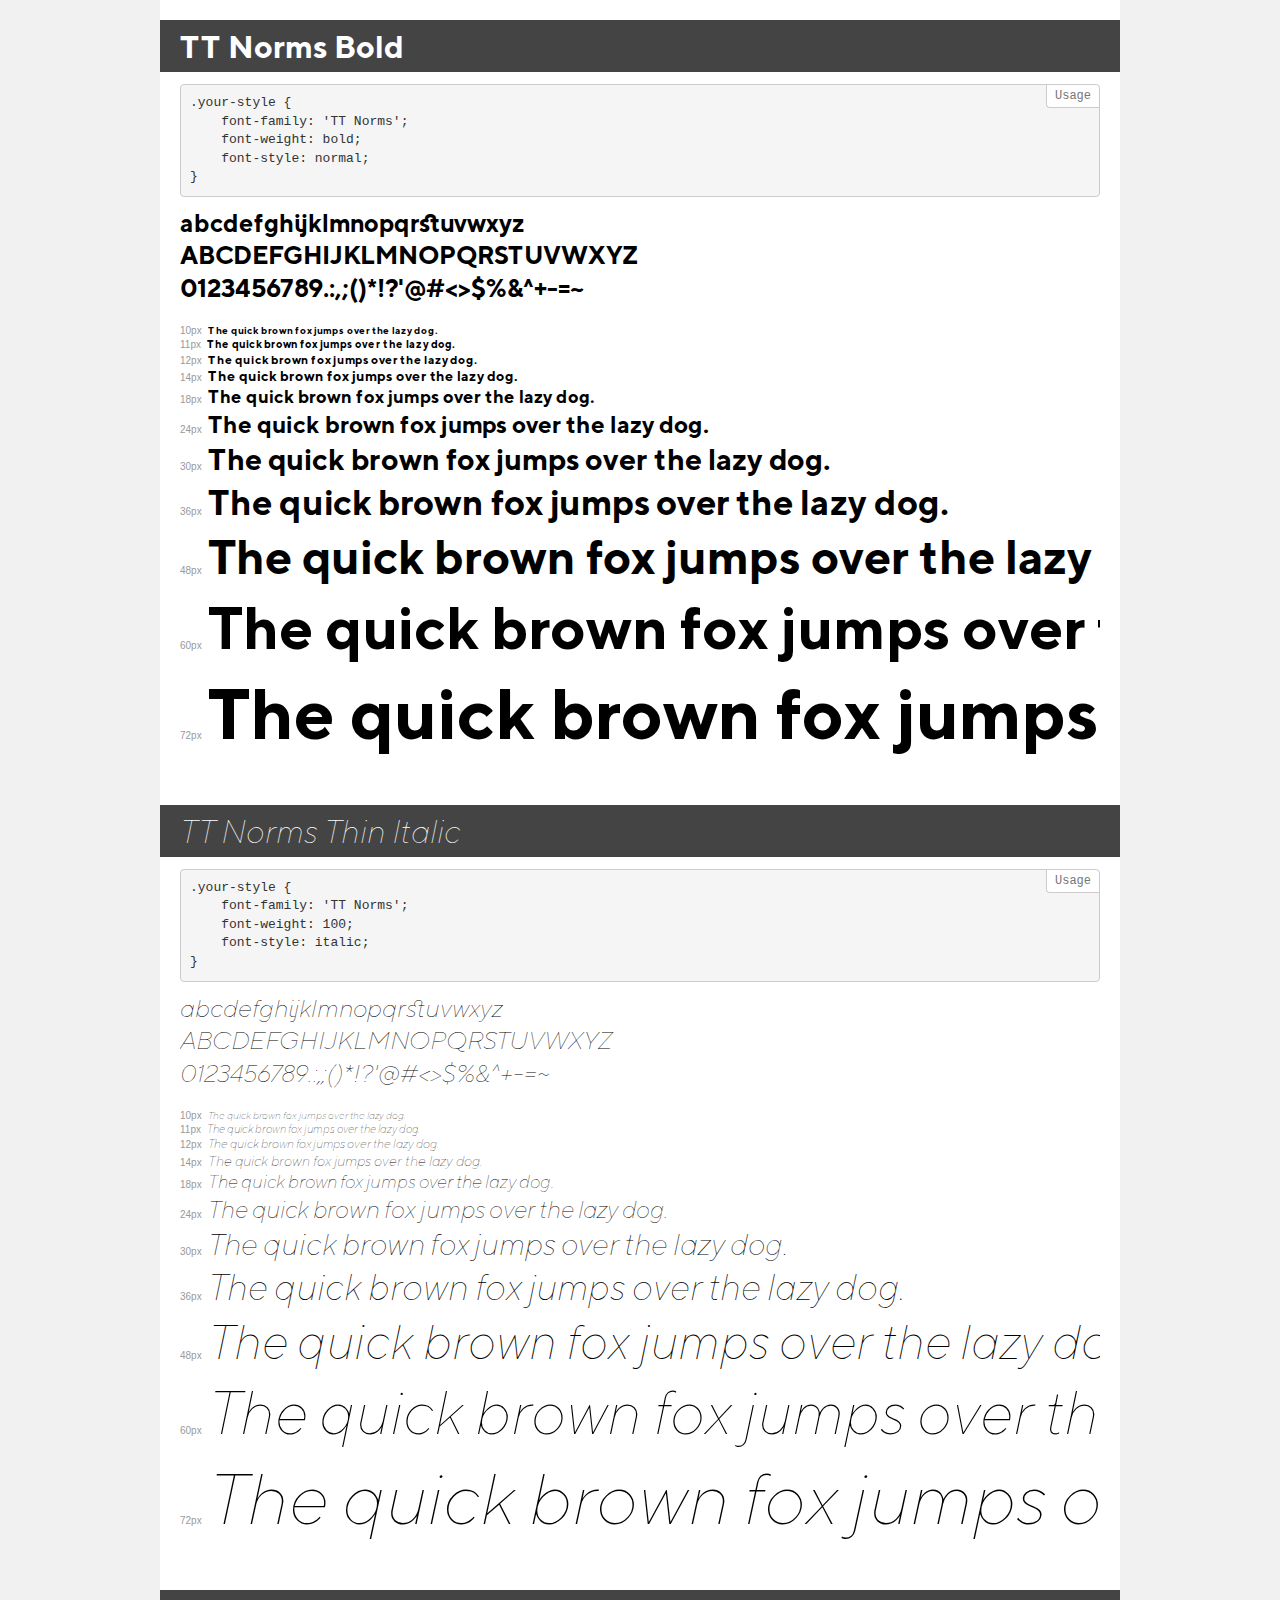
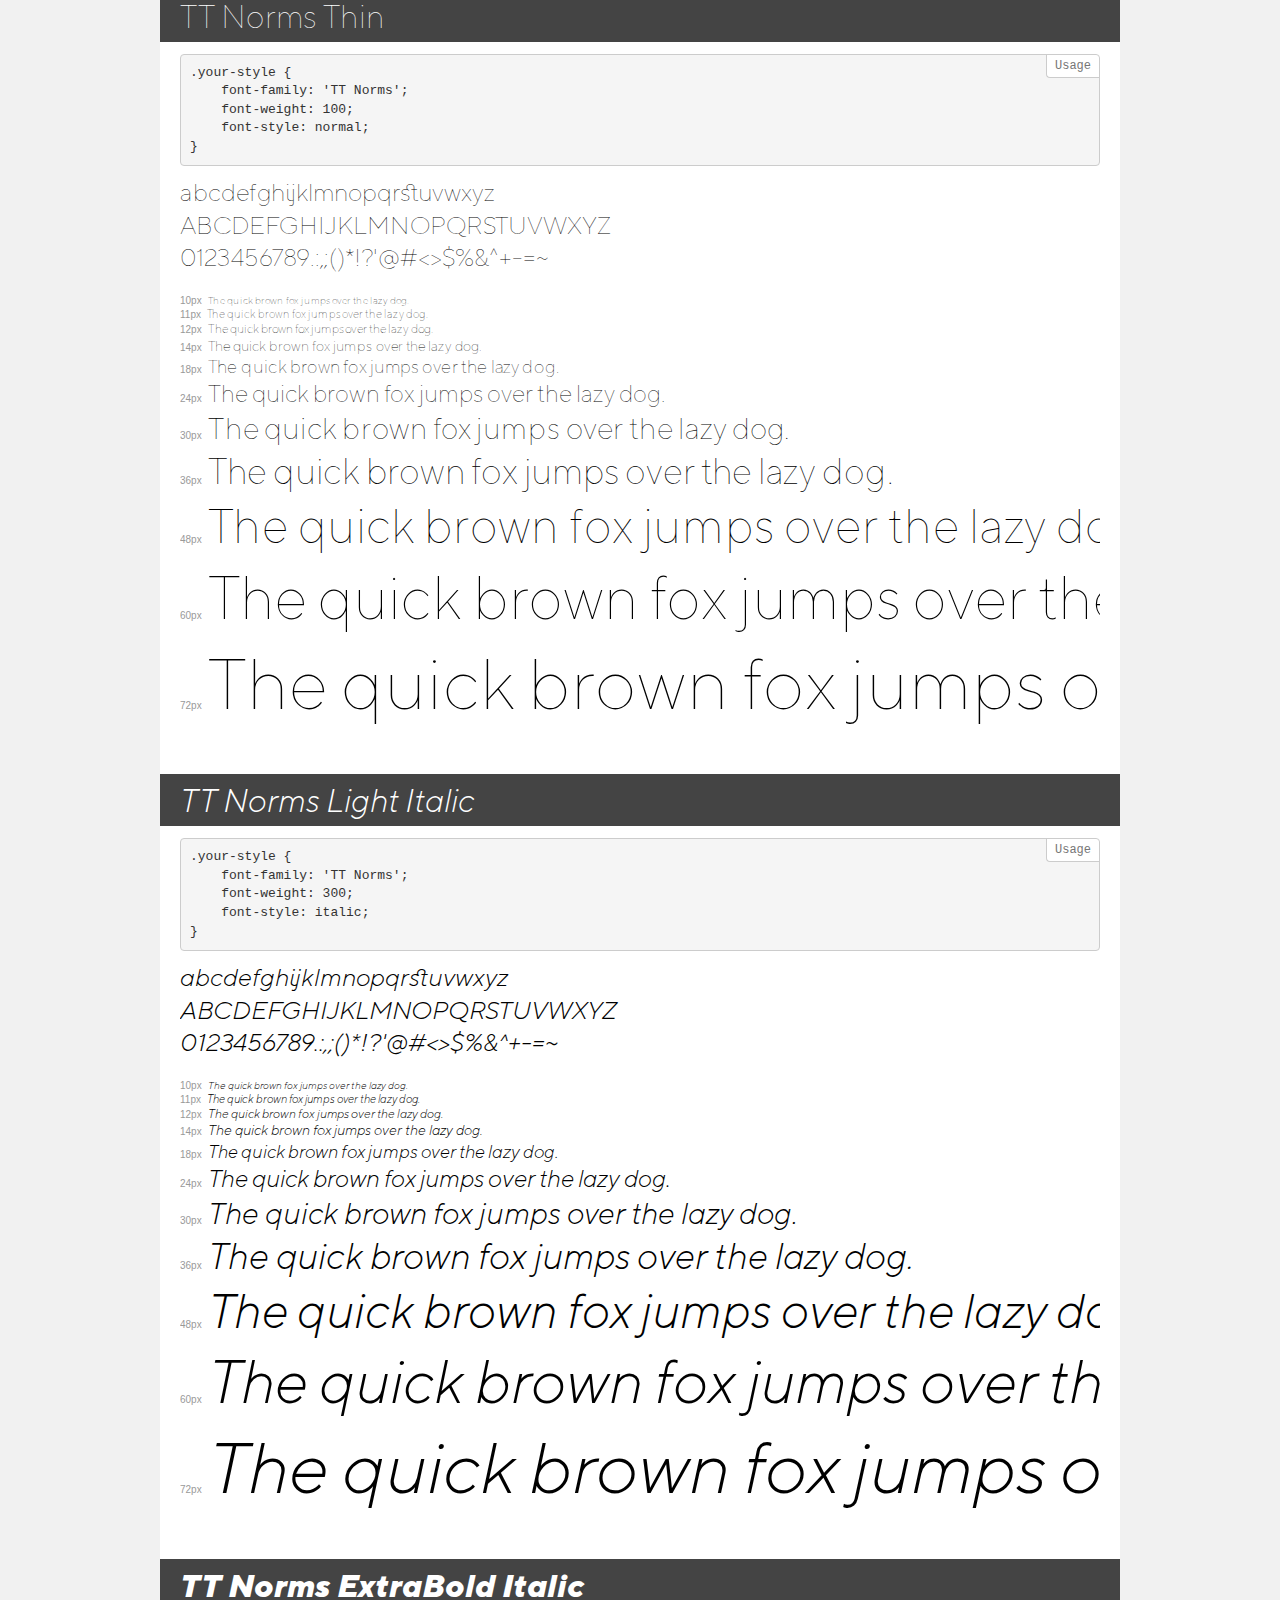
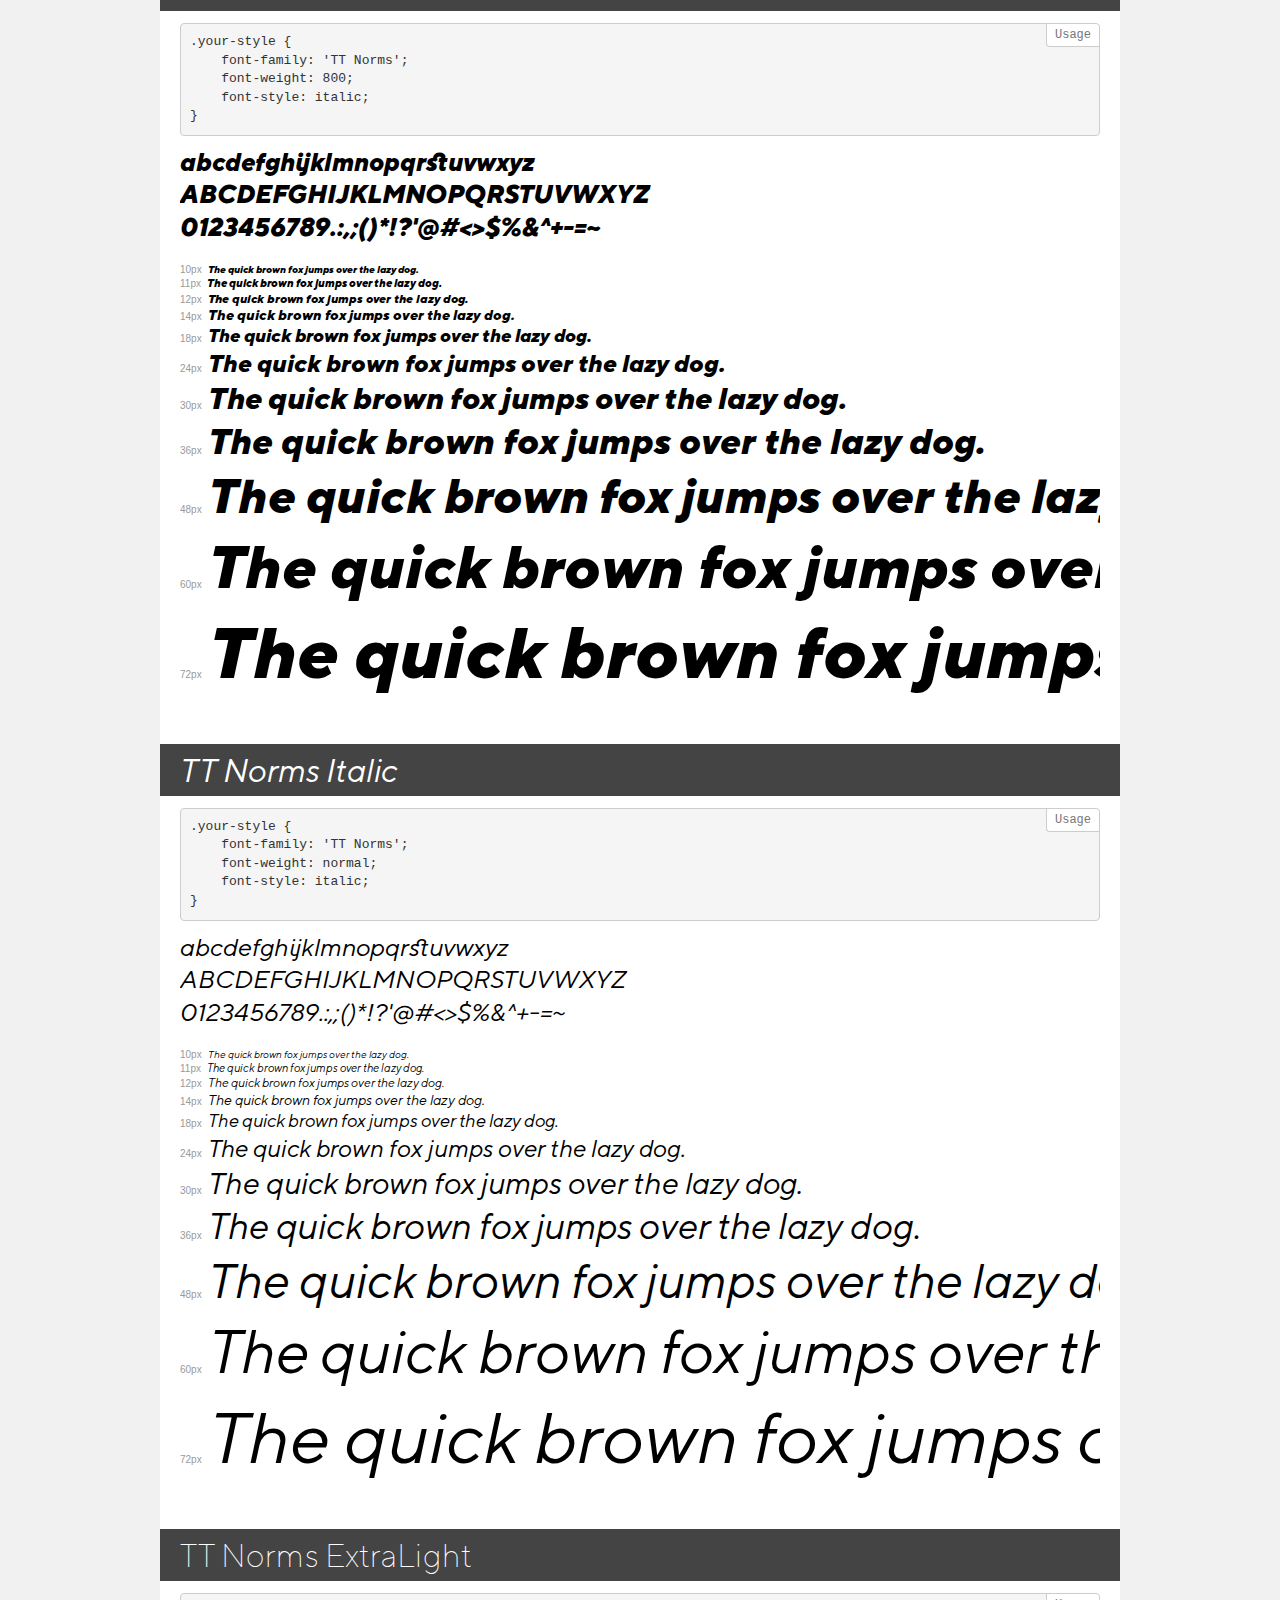
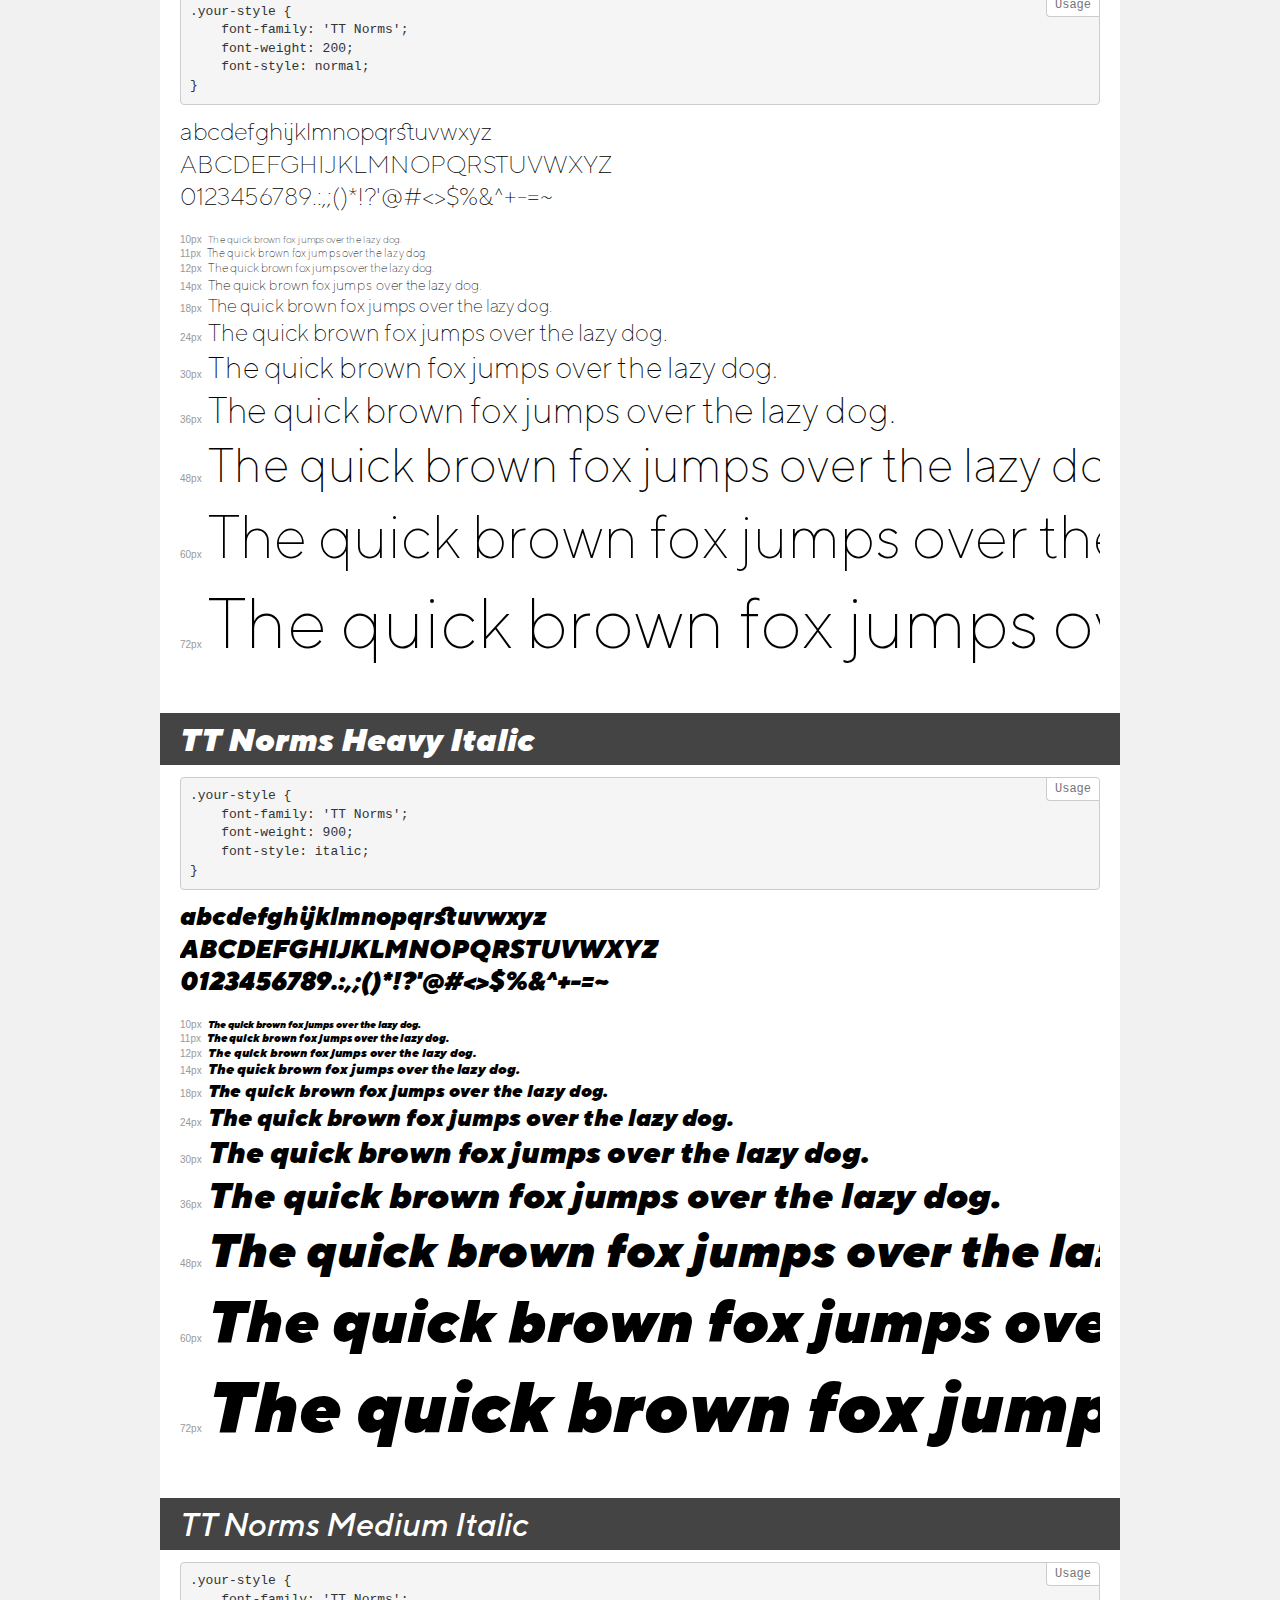
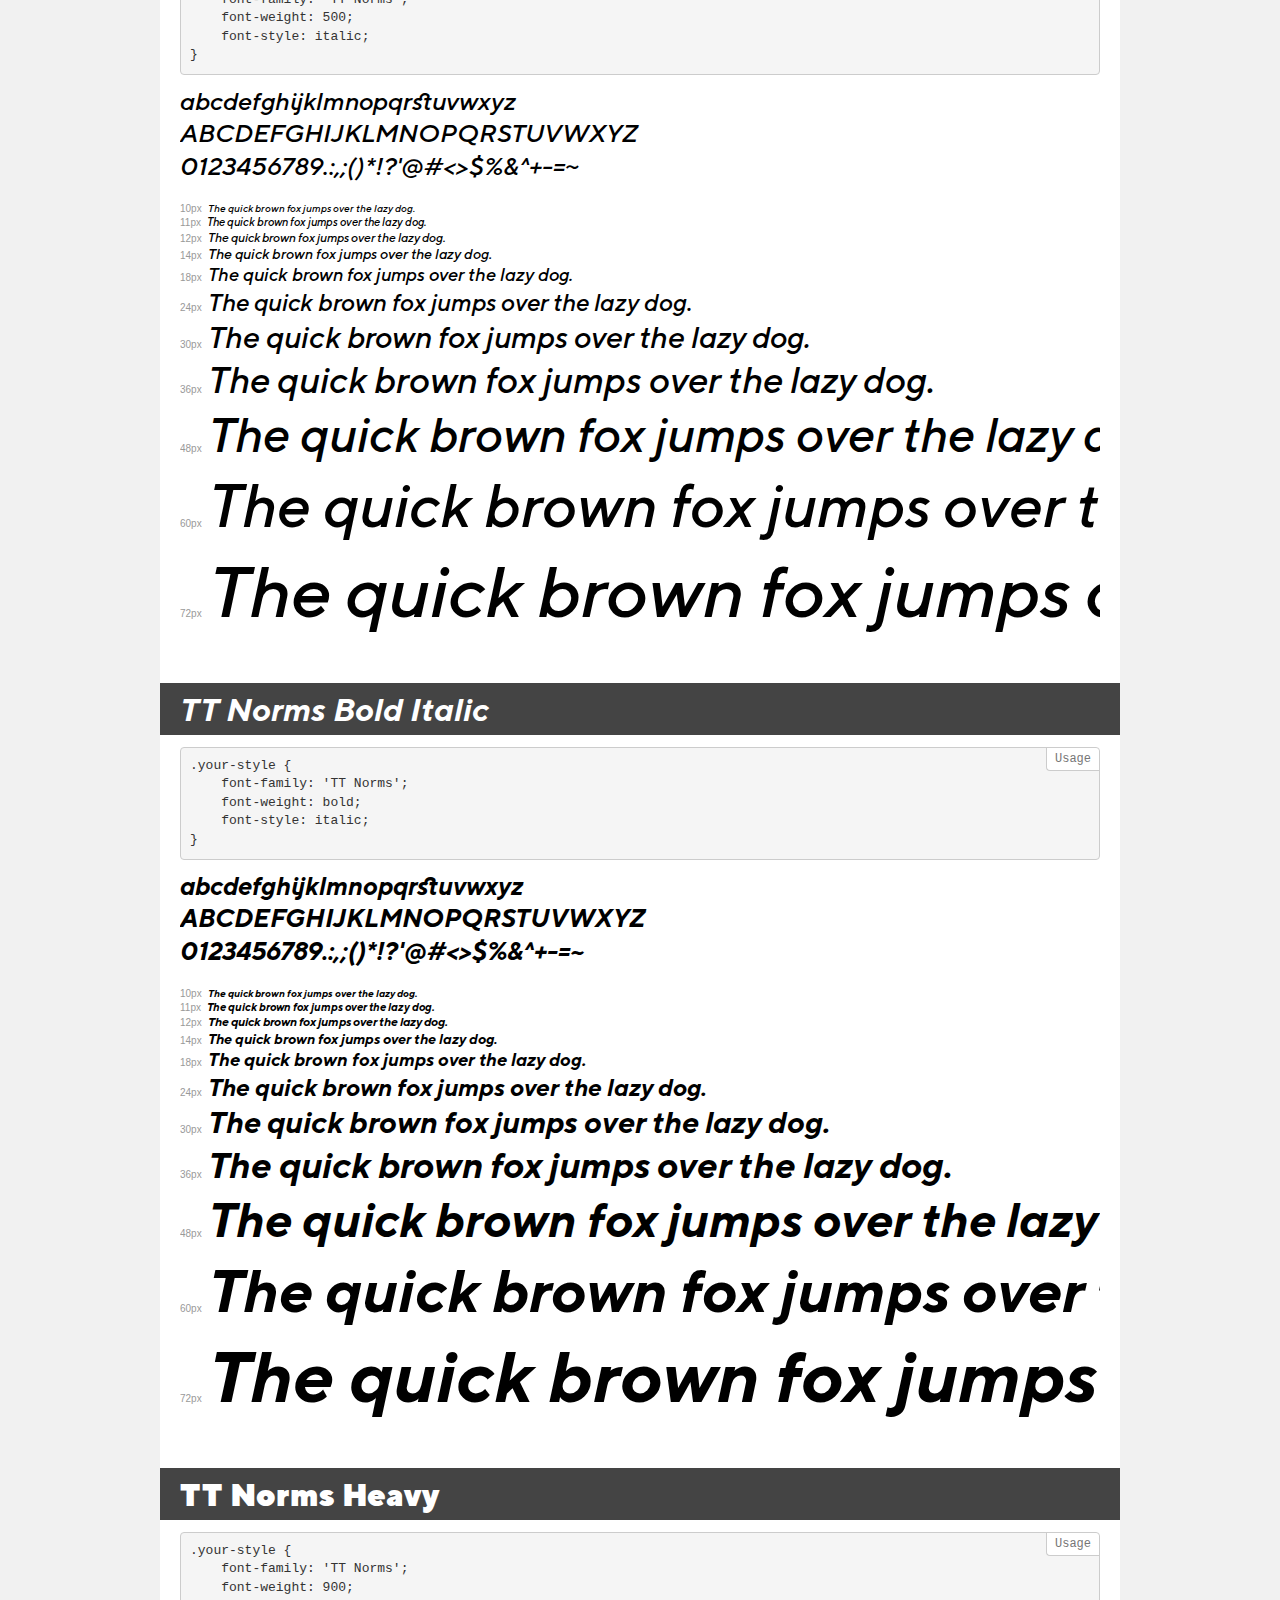
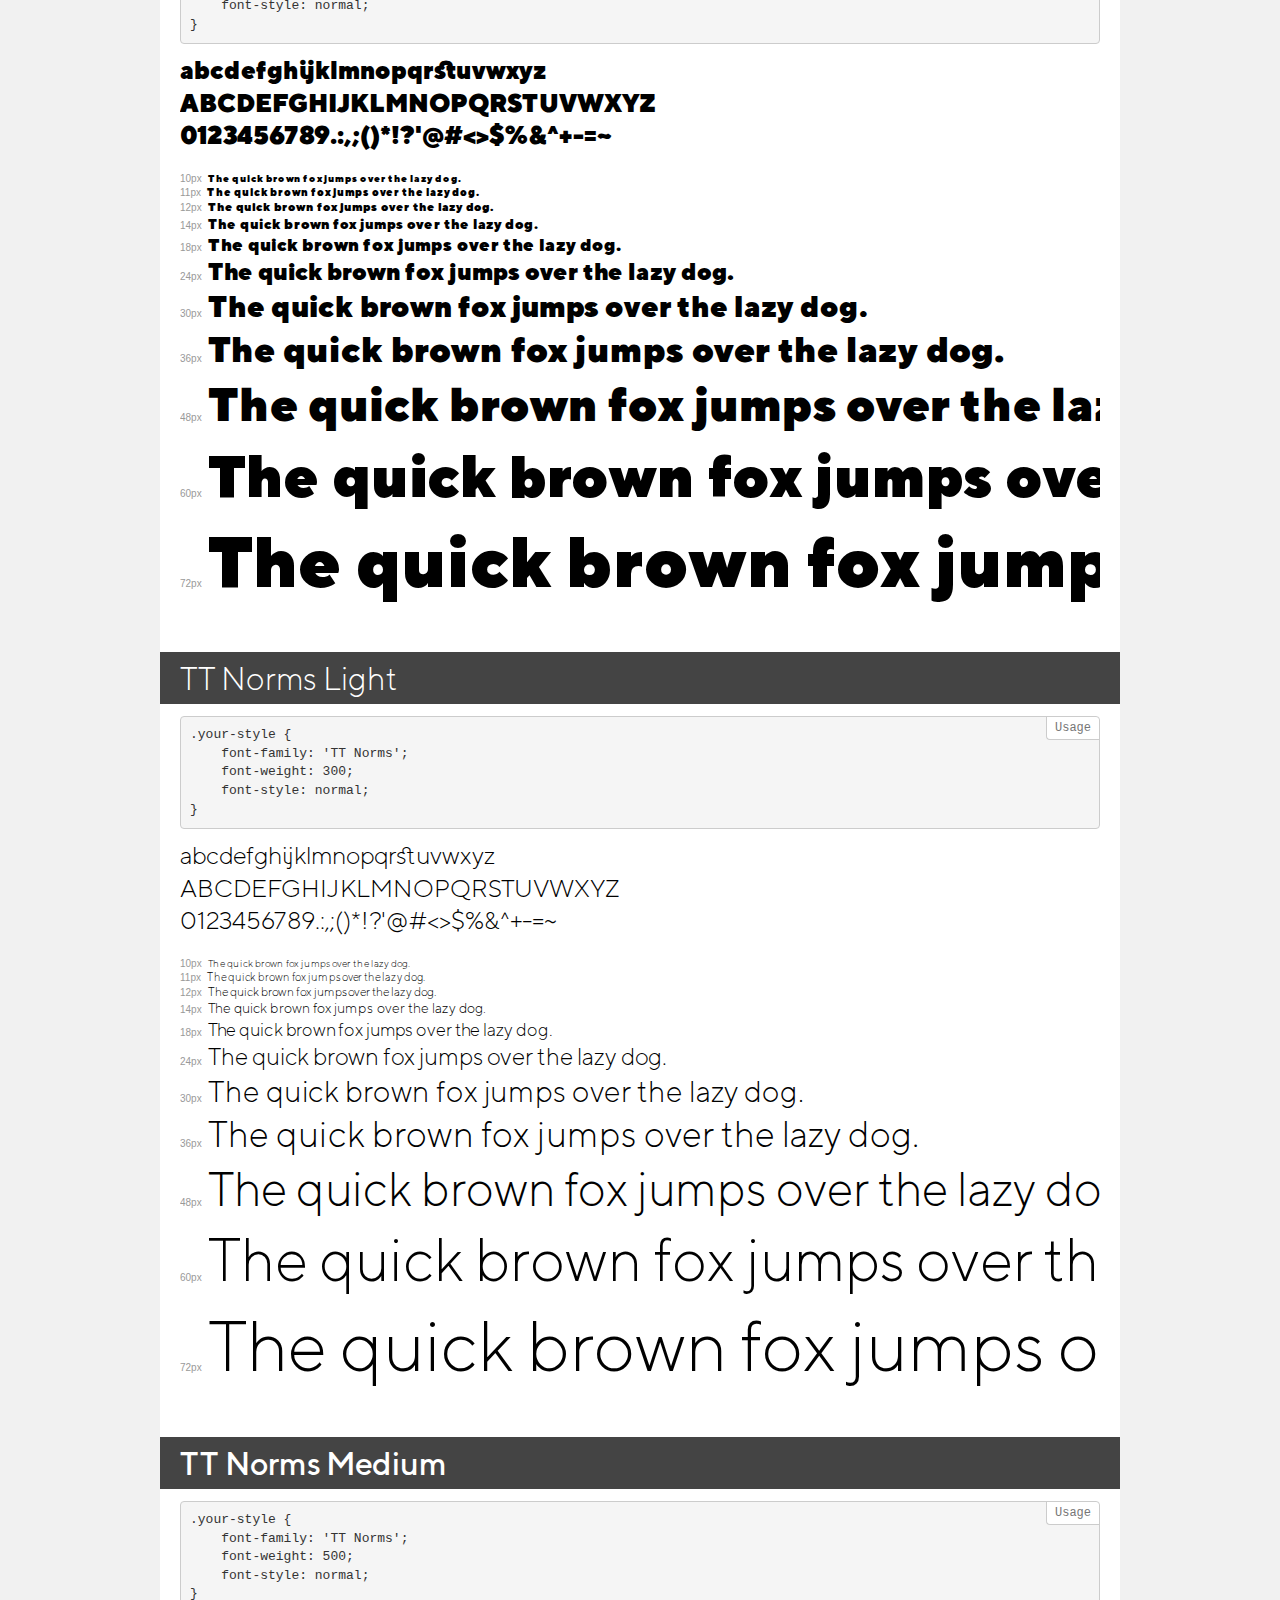
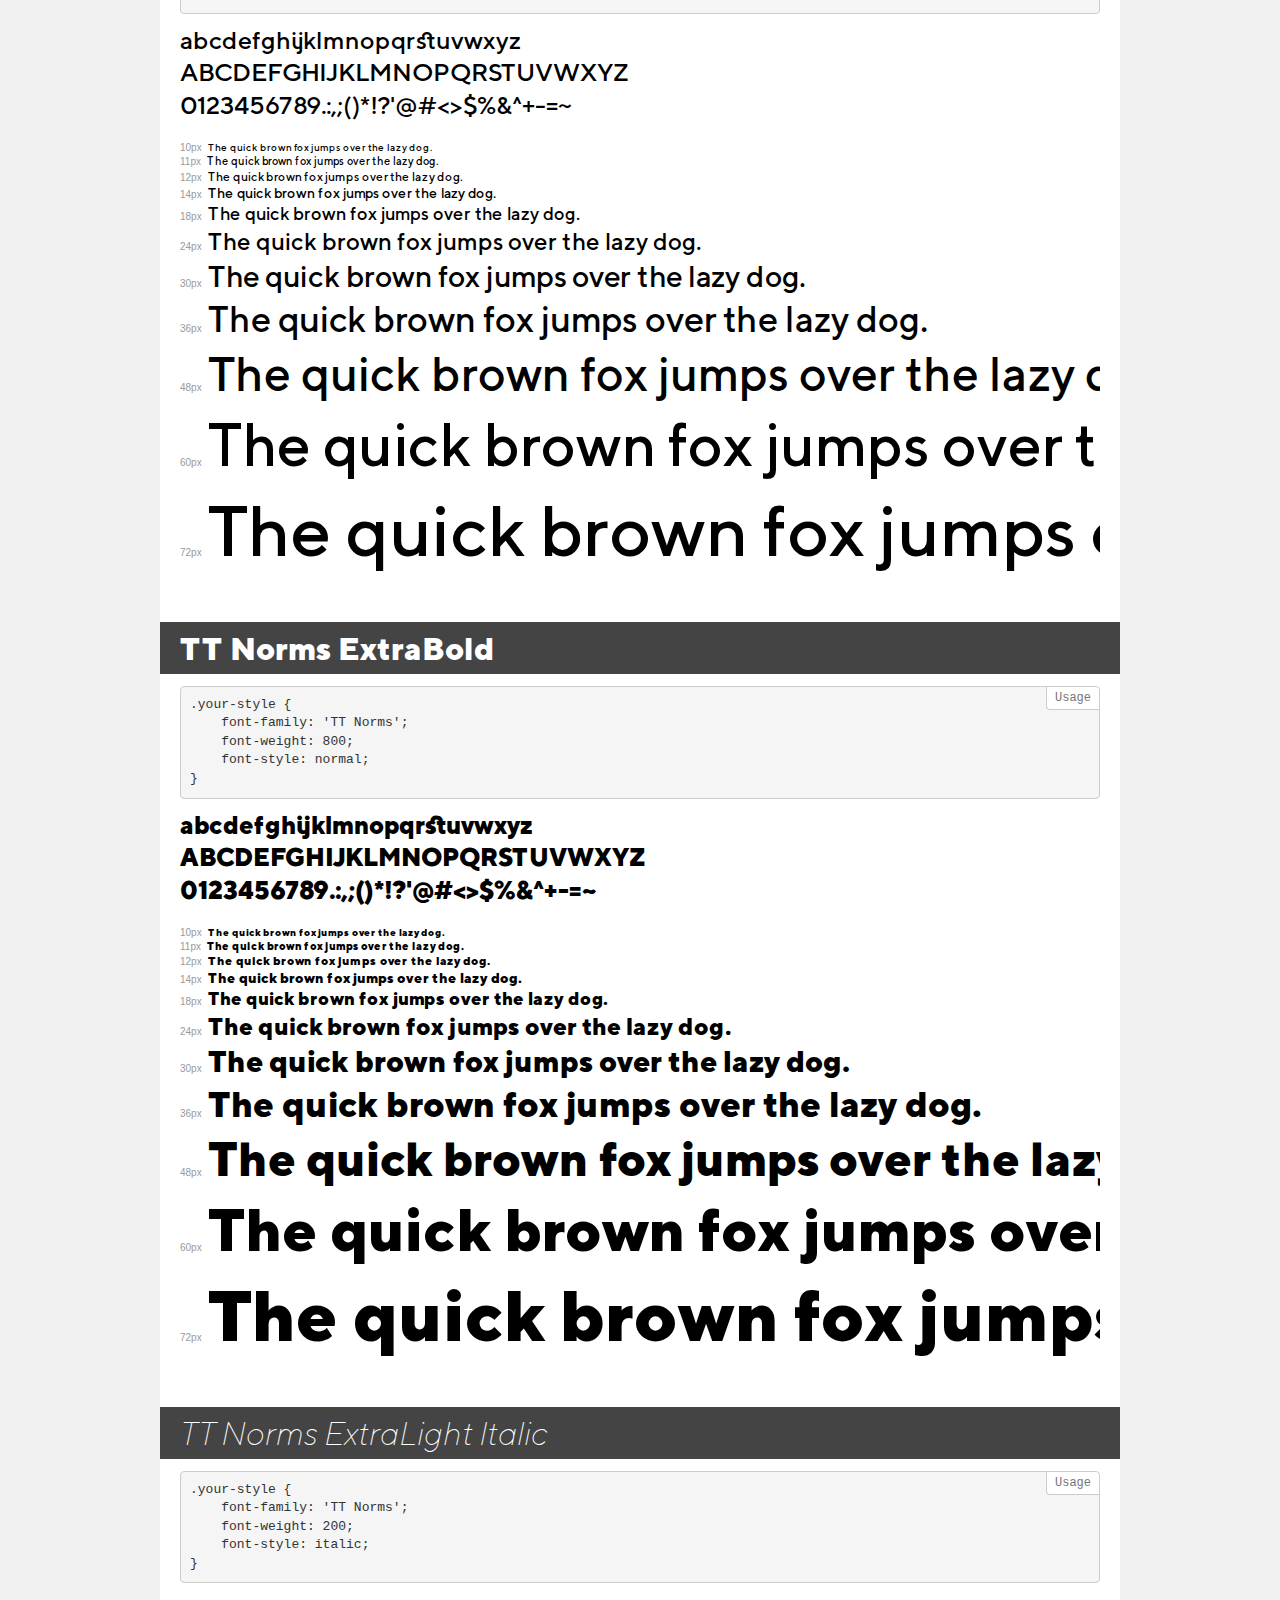
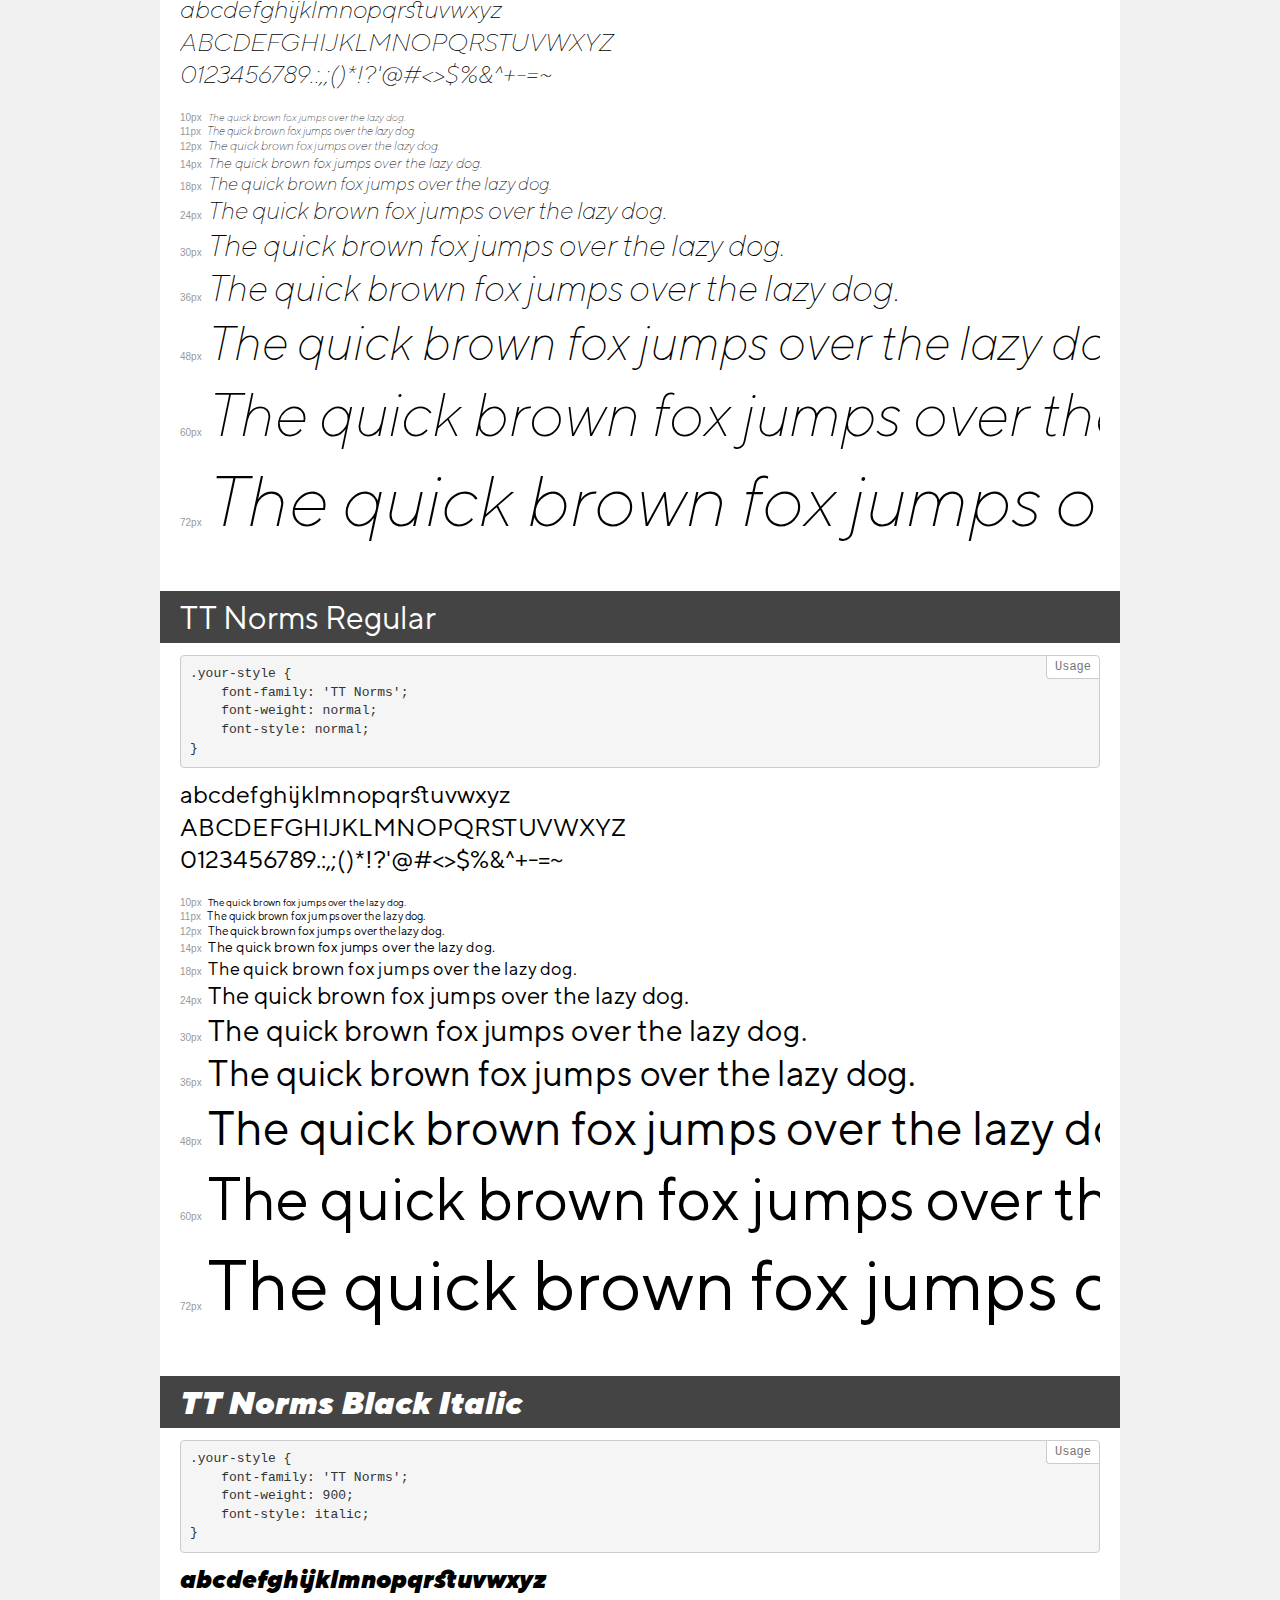
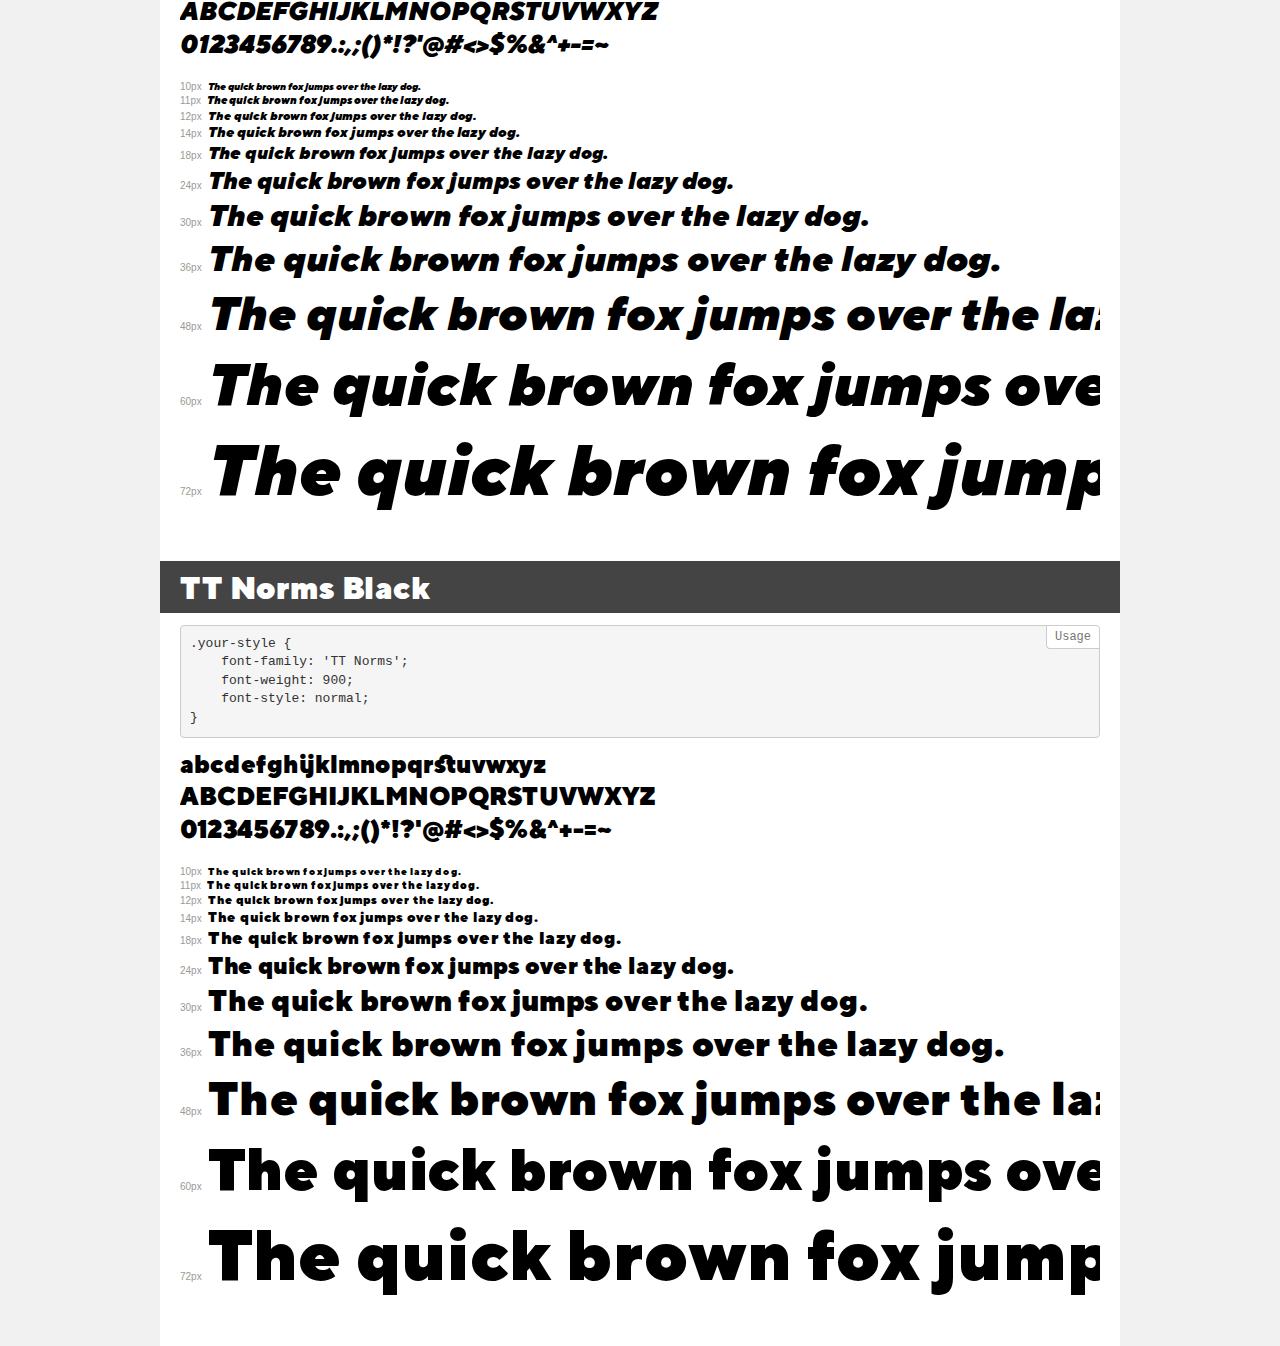
<file: fonts/ttnorms/demo.html>
<!DOCTYPE html>
<html>
<head>
    <meta charset="utf-8">
    <meta http-equiv="X-UA-Compatible" content="IE=edge">
    <meta name="viewport" content="width=device-width, initial-scale=1">
    <meta name="robots" content="noindex, noarchive">
    <meta name="format-detection" content="telephone=no">
    <title>Transfonter demo</title>
    <link href="stylesheet.css" rel="stylesheet">
    <style>
        /*
        http://meyerweb.com/eric/tools/css/reset/
        v2.0 | 20110126
        License: none (public domain)
        */
        html, body, div, span, applet, object, iframe,
        h1, h2, h3, h4, h5, h6, p, blockquote, pre,
        a, abbr, acronym, address, big, cite, code,
        del, dfn, em, img, ins, kbd, q, s, samp,
        small, strike, strong, sub, sup, tt, var,
        b, u, i, center,
        dl, dt, dd, ol, ul, li,
        fieldset, form, label, legend,
        table, caption, tbody, tfoot, thead, tr, th, td,
        article, aside, canvas, details, embed,
        figure, figcaption, footer, header, hgroup,
        menu, nav, output, ruby, section, summary,
        time, mark, audio, video {
            margin: 0;
            padding: 0;
            border: 0;
            font-size: 100%;
            font: inherit;
            vertical-align: baseline;
        }
        /* HTML5 display-role reset for older browsers */
        article, aside, details, figcaption, figure,
        footer, header, hgroup, menu, nav, section {
            display: block;
        }
        body {
            line-height: 1;
        }
        ol, ul {
            list-style: none;
        }
        blockquote, q {
            quotes: none;
        }
        blockquote:before, blockquote:after,
        q:before, q:after {
            content: '';
            content: none;
        }
        table {
            border-collapse: collapse;
            border-spacing: 0;
        }
        /* common styles */
        body {
            background: #f1f1f1;
            color: #000;
        }
        .page {
            background: #fff;
            width: 920px;
            margin: 0 auto;
            padding: 20px 20px 0 20px;
            overflow: hidden;
        }
        .font-container {
            overflow-x: auto;
            overflow-y: hidden;
            margin-bottom: 40px;
            line-height: 1.3;
            white-space: nowrap;
            padding-bottom: 5px;
        }
        h1 {
            position: relative;
            background: #444;
            font-size: 32px;
            color: #fff;
            padding: 10px 20px;
            margin: 0 -20px 12px -20px;
        }
        .letters {
            font-size: 25px;
            margin-bottom: 20px;
        }
        .s10:before {
            content: '10px';
        }
        .s11:before {
            content: '11px';
        }
        .s12:before {
            content: '12px';
        }
        .s14:before {
            content: '14px';
        }
        .s18:before {
            content: '18px';
        }
        .s24:before {
            content: '24px';
        }
        .s30:before {
            content: '30px';
        }
        .s36:before {
            content: '36px';
        }
        .s48:before {
            content: '48px';
        }
        .s60:before {
            content: '60px';
        }
        .s72:before {
            content: '72px';
        }
        .s10:before, .s11:before, .s12:before, .s14:before,
        .s18:before, .s24:before, .s30:before, .s36:before,
        .s48:before, .s60:before, .s72:before {
            font-family: Arial, sans-serif;
            font-size: 10px;
            font-weight: normal;
            font-style: normal;
            color: #999;
            padding-right: 6px;
        }
        pre {
            display: block;
            position: relative;
            padding: 9px;
            margin: 0 0 10px;
            font-family: Monaco, Menlo, Consolas, "Courier New", monospace !important;
            font-size: 13px;
            line-height: 1.428571429;
            color: #333;
            font-weight: normal !important;
            font-style: normal !important;
            background-color: #f5f5f5;
            border: 1px solid #ccc;
            overflow-x: auto;
            border-radius: 4px;
        }
        pre:after {
            display: block;
            position: absolute;
            right: 0;
            top: 0;
            content: 'Usage';
            line-height: 1;
            padding: 5px 8px;
            font-size: 12px;
            color: #767676;
            background-color: #fff;
            border: 1px solid #ccc;
            border-right: none;
            border-top: none;
            border-radius: 0 4px 0 4px;
            z-index: 10;
        }
        /* responsive */
        @media (max-width: 959px) {
            .page {
                width: auto;
                margin: 0;
            }
        }
    </style>
</head>
<body>
<div class="page">
    <div class="demo" style="font-family: 'TT Norms'; font-weight: bold; font-style: normal;">
        <h1>TT Norms Bold</h1>
        <pre>.your-style {
    font-family: 'TT Norms';
    font-weight: bold;
    font-style: normal;
}</pre>
        <div class="font-container">
            <p class="letters">
                abcdefghijklmnopqrstuvwxyz<br>
ABCDEFGHIJKLMNOPQRSTUVWXYZ<br>
                0123456789.:,;()*!?'@#<>$%&^+-=~
            </p>
            <p class="s10" style="font-size: 10px;">The quick brown fox jumps over the lazy dog.</p>
            <p class="s11" style="font-size: 11px;">The quick brown fox jumps over the lazy dog.</p>
            <p class="s12" style="font-size: 12px;">The quick brown fox jumps over the lazy dog.</p>
            <p class="s14" style="font-size: 14px;">The quick brown fox jumps over the lazy dog.</p>
            <p class="s18" style="font-size: 18px;">The quick brown fox jumps over the lazy dog.</p>
            <p class="s24" style="font-size: 24px;">The quick brown fox jumps over the lazy dog.</p>
            <p class="s30" style="font-size: 30px;">The quick brown fox jumps over the lazy dog.</p>
            <p class="s36" style="font-size: 36px;">The quick brown fox jumps over the lazy dog.</p>
            <p class="s48" style="font-size: 48px;">The quick brown fox jumps over the lazy dog.</p>
            <p class="s60" style="font-size: 60px;">The quick brown fox jumps over the lazy dog.</p>
            <p class="s72" style="font-size: 72px;">The quick brown fox jumps over the lazy dog.</p>
        </div>
    </div>
    <div class="demo" style="font-family: 'TT Norms'; font-weight: 100; font-style: italic;">
        <h1>TT Norms Thin Italic</h1>
        <pre>.your-style {
    font-family: 'TT Norms';
    font-weight: 100;
    font-style: italic;
}</pre>
        <div class="font-container">
            <p class="letters">
                abcdefghijklmnopqrstuvwxyz<br>
ABCDEFGHIJKLMNOPQRSTUVWXYZ<br>
                0123456789.:,;()*!?'@#<>$%&^+-=~
            </p>
            <p class="s10" style="font-size: 10px;">The quick brown fox jumps over the lazy dog.</p>
            <p class="s11" style="font-size: 11px;">The quick brown fox jumps over the lazy dog.</p>
            <p class="s12" style="font-size: 12px;">The quick brown fox jumps over the lazy dog.</p>
            <p class="s14" style="font-size: 14px;">The quick brown fox jumps over the lazy dog.</p>
            <p class="s18" style="font-size: 18px;">The quick brown fox jumps over the lazy dog.</p>
            <p class="s24" style="font-size: 24px;">The quick brown fox jumps over the lazy dog.</p>
            <p class="s30" style="font-size: 30px;">The quick brown fox jumps over the lazy dog.</p>
            <p class="s36" style="font-size: 36px;">The quick brown fox jumps over the lazy dog.</p>
            <p class="s48" style="font-size: 48px;">The quick brown fox jumps over the lazy dog.</p>
            <p class="s60" style="font-size: 60px;">The quick brown fox jumps over the lazy dog.</p>
            <p class="s72" style="font-size: 72px;">The quick brown fox jumps over the lazy dog.</p>
        </div>
    </div>
    <div class="demo" style="font-family: 'TT Norms'; font-weight: 100; font-style: normal;">
        <h1>TT Norms Thin</h1>
        <pre>.your-style {
    font-family: 'TT Norms';
    font-weight: 100;
    font-style: normal;
}</pre>
        <div class="font-container">
            <p class="letters">
                abcdefghijklmnopqrstuvwxyz<br>
ABCDEFGHIJKLMNOPQRSTUVWXYZ<br>
                0123456789.:,;()*!?'@#<>$%&^+-=~
            </p>
            <p class="s10" style="font-size: 10px;">The quick brown fox jumps over the lazy dog.</p>
            <p class="s11" style="font-size: 11px;">The quick brown fox jumps over the lazy dog.</p>
            <p class="s12" style="font-size: 12px;">The quick brown fox jumps over the lazy dog.</p>
            <p class="s14" style="font-size: 14px;">The quick brown fox jumps over the lazy dog.</p>
            <p class="s18" style="font-size: 18px;">The quick brown fox jumps over the lazy dog.</p>
            <p class="s24" style="font-size: 24px;">The quick brown fox jumps over the lazy dog.</p>
            <p class="s30" style="font-size: 30px;">The quick brown fox jumps over the lazy dog.</p>
            <p class="s36" style="font-size: 36px;">The quick brown fox jumps over the lazy dog.</p>
            <p class="s48" style="font-size: 48px;">The quick brown fox jumps over the lazy dog.</p>
            <p class="s60" style="font-size: 60px;">The quick brown fox jumps over the lazy dog.</p>
            <p class="s72" style="font-size: 72px;">The quick brown fox jumps over the lazy dog.</p>
        </div>
    </div>
    <div class="demo" style="font-family: 'TT Norms'; font-weight: 300; font-style: italic;">
        <h1>TT Norms Light Italic</h1>
        <pre>.your-style {
    font-family: 'TT Norms';
    font-weight: 300;
    font-style: italic;
}</pre>
        <div class="font-container">
            <p class="letters">
                abcdefghijklmnopqrstuvwxyz<br>
ABCDEFGHIJKLMNOPQRSTUVWXYZ<br>
                0123456789.:,;()*!?'@#<>$%&^+-=~
            </p>
            <p class="s10" style="font-size: 10px;">The quick brown fox jumps over the lazy dog.</p>
            <p class="s11" style="font-size: 11px;">The quick brown fox jumps over the lazy dog.</p>
            <p class="s12" style="font-size: 12px;">The quick brown fox jumps over the lazy dog.</p>
            <p class="s14" style="font-size: 14px;">The quick brown fox jumps over the lazy dog.</p>
            <p class="s18" style="font-size: 18px;">The quick brown fox jumps over the lazy dog.</p>
            <p class="s24" style="font-size: 24px;">The quick brown fox jumps over the lazy dog.</p>
            <p class="s30" style="font-size: 30px;">The quick brown fox jumps over the lazy dog.</p>
            <p class="s36" style="font-size: 36px;">The quick brown fox jumps over the lazy dog.</p>
            <p class="s48" style="font-size: 48px;">The quick brown fox jumps over the lazy dog.</p>
            <p class="s60" style="font-size: 60px;">The quick brown fox jumps over the lazy dog.</p>
            <p class="s72" style="font-size: 72px;">The quick brown fox jumps over the lazy dog.</p>
        </div>
    </div>
    <div class="demo" style="font-family: 'TT Norms'; font-weight: 800; font-style: italic;">
        <h1>TT Norms ExtraBold Italic</h1>
        <pre>.your-style {
    font-family: 'TT Norms';
    font-weight: 800;
    font-style: italic;
}</pre>
        <div class="font-container">
            <p class="letters">
                abcdefghijklmnopqrstuvwxyz<br>
ABCDEFGHIJKLMNOPQRSTUVWXYZ<br>
                0123456789.:,;()*!?'@#<>$%&^+-=~
            </p>
            <p class="s10" style="font-size: 10px;">The quick brown fox jumps over the lazy dog.</p>
            <p class="s11" style="font-size: 11px;">The quick brown fox jumps over the lazy dog.</p>
            <p class="s12" style="font-size: 12px;">The quick brown fox jumps over the lazy dog.</p>
            <p class="s14" style="font-size: 14px;">The quick brown fox jumps over the lazy dog.</p>
            <p class="s18" style="font-size: 18px;">The quick brown fox jumps over the lazy dog.</p>
            <p class="s24" style="font-size: 24px;">The quick brown fox jumps over the lazy dog.</p>
            <p class="s30" style="font-size: 30px;">The quick brown fox jumps over the lazy dog.</p>
            <p class="s36" style="font-size: 36px;">The quick brown fox jumps over the lazy dog.</p>
            <p class="s48" style="font-size: 48px;">The quick brown fox jumps over the lazy dog.</p>
            <p class="s60" style="font-size: 60px;">The quick brown fox jumps over the lazy dog.</p>
            <p class="s72" style="font-size: 72px;">The quick brown fox jumps over the lazy dog.</p>
        </div>
    </div>
    <div class="demo" style="font-family: 'TT Norms'; font-weight: normal; font-style: italic;">
        <h1>TT Norms Italic</h1>
        <pre>.your-style {
    font-family: 'TT Norms';
    font-weight: normal;
    font-style: italic;
}</pre>
        <div class="font-container">
            <p class="letters">
                abcdefghijklmnopqrstuvwxyz<br>
ABCDEFGHIJKLMNOPQRSTUVWXYZ<br>
                0123456789.:,;()*!?'@#<>$%&^+-=~
            </p>
            <p class="s10" style="font-size: 10px;">The quick brown fox jumps over the lazy dog.</p>
            <p class="s11" style="font-size: 11px;">The quick brown fox jumps over the lazy dog.</p>
            <p class="s12" style="font-size: 12px;">The quick brown fox jumps over the lazy dog.</p>
            <p class="s14" style="font-size: 14px;">The quick brown fox jumps over the lazy dog.</p>
            <p class="s18" style="font-size: 18px;">The quick brown fox jumps over the lazy dog.</p>
            <p class="s24" style="font-size: 24px;">The quick brown fox jumps over the lazy dog.</p>
            <p class="s30" style="font-size: 30px;">The quick brown fox jumps over the lazy dog.</p>
            <p class="s36" style="font-size: 36px;">The quick brown fox jumps over the lazy dog.</p>
            <p class="s48" style="font-size: 48px;">The quick brown fox jumps over the lazy dog.</p>
            <p class="s60" style="font-size: 60px;">The quick brown fox jumps over the lazy dog.</p>
            <p class="s72" style="font-size: 72px;">The quick brown fox jumps over the lazy dog.</p>
        </div>
    </div>
    <div class="demo" style="font-family: 'TT Norms'; font-weight: 200; font-style: normal;">
        <h1>TT Norms ExtraLight</h1>
        <pre>.your-style {
    font-family: 'TT Norms';
    font-weight: 200;
    font-style: normal;
}</pre>
        <div class="font-container">
            <p class="letters">
                abcdefghijklmnopqrstuvwxyz<br>
ABCDEFGHIJKLMNOPQRSTUVWXYZ<br>
                0123456789.:,;()*!?'@#<>$%&^+-=~
            </p>
            <p class="s10" style="font-size: 10px;">The quick brown fox jumps over the lazy dog.</p>
            <p class="s11" style="font-size: 11px;">The quick brown fox jumps over the lazy dog.</p>
            <p class="s12" style="font-size: 12px;">The quick brown fox jumps over the lazy dog.</p>
            <p class="s14" style="font-size: 14px;">The quick brown fox jumps over the lazy dog.</p>
            <p class="s18" style="font-size: 18px;">The quick brown fox jumps over the lazy dog.</p>
            <p class="s24" style="font-size: 24px;">The quick brown fox jumps over the lazy dog.</p>
            <p class="s30" style="font-size: 30px;">The quick brown fox jumps over the lazy dog.</p>
            <p class="s36" style="font-size: 36px;">The quick brown fox jumps over the lazy dog.</p>
            <p class="s48" style="font-size: 48px;">The quick brown fox jumps over the lazy dog.</p>
            <p class="s60" style="font-size: 60px;">The quick brown fox jumps over the lazy dog.</p>
            <p class="s72" style="font-size: 72px;">The quick brown fox jumps over the lazy dog.</p>
        </div>
    </div>
    <div class="demo" style="font-family: 'TT Norms'; font-weight: 900; font-style: italic;">
        <h1>TT Norms Heavy Italic</h1>
        <pre>.your-style {
    font-family: 'TT Norms';
    font-weight: 900;
    font-style: italic;
}</pre>
        <div class="font-container">
            <p class="letters">
                abcdefghijklmnopqrstuvwxyz<br>
ABCDEFGHIJKLMNOPQRSTUVWXYZ<br>
                0123456789.:,;()*!?'@#<>$%&^+-=~
            </p>
            <p class="s10" style="font-size: 10px;">The quick brown fox jumps over the lazy dog.</p>
            <p class="s11" style="font-size: 11px;">The quick brown fox jumps over the lazy dog.</p>
            <p class="s12" style="font-size: 12px;">The quick brown fox jumps over the lazy dog.</p>
            <p class="s14" style="font-size: 14px;">The quick brown fox jumps over the lazy dog.</p>
            <p class="s18" style="font-size: 18px;">The quick brown fox jumps over the lazy dog.</p>
            <p class="s24" style="font-size: 24px;">The quick brown fox jumps over the lazy dog.</p>
            <p class="s30" style="font-size: 30px;">The quick brown fox jumps over the lazy dog.</p>
            <p class="s36" style="font-size: 36px;">The quick brown fox jumps over the lazy dog.</p>
            <p class="s48" style="font-size: 48px;">The quick brown fox jumps over the lazy dog.</p>
            <p class="s60" style="font-size: 60px;">The quick brown fox jumps over the lazy dog.</p>
            <p class="s72" style="font-size: 72px;">The quick brown fox jumps over the lazy dog.</p>
        </div>
    </div>
    <div class="demo" style="font-family: 'TT Norms'; font-weight: 500; font-style: italic;">
        <h1>TT Norms Medium Italic</h1>
        <pre>.your-style {
    font-family: 'TT Norms';
    font-weight: 500;
    font-style: italic;
}</pre>
        <div class="font-container">
            <p class="letters">
                abcdefghijklmnopqrstuvwxyz<br>
ABCDEFGHIJKLMNOPQRSTUVWXYZ<br>
                0123456789.:,;()*!?'@#<>$%&^+-=~
            </p>
            <p class="s10" style="font-size: 10px;">The quick brown fox jumps over the lazy dog.</p>
            <p class="s11" style="font-size: 11px;">The quick brown fox jumps over the lazy dog.</p>
            <p class="s12" style="font-size: 12px;">The quick brown fox jumps over the lazy dog.</p>
            <p class="s14" style="font-size: 14px;">The quick brown fox jumps over the lazy dog.</p>
            <p class="s18" style="font-size: 18px;">The quick brown fox jumps over the lazy dog.</p>
            <p class="s24" style="font-size: 24px;">The quick brown fox jumps over the lazy dog.</p>
            <p class="s30" style="font-size: 30px;">The quick brown fox jumps over the lazy dog.</p>
            <p class="s36" style="font-size: 36px;">The quick brown fox jumps over the lazy dog.</p>
            <p class="s48" style="font-size: 48px;">The quick brown fox jumps over the lazy dog.</p>
            <p class="s60" style="font-size: 60px;">The quick brown fox jumps over the lazy dog.</p>
            <p class="s72" style="font-size: 72px;">The quick brown fox jumps over the lazy dog.</p>
        </div>
    </div>
    <div class="demo" style="font-family: 'TT Norms'; font-weight: bold; font-style: italic;">
        <h1>TT Norms Bold Italic</h1>
        <pre>.your-style {
    font-family: 'TT Norms';
    font-weight: bold;
    font-style: italic;
}</pre>
        <div class="font-container">
            <p class="letters">
                abcdefghijklmnopqrstuvwxyz<br>
ABCDEFGHIJKLMNOPQRSTUVWXYZ<br>
                0123456789.:,;()*!?'@#<>$%&^+-=~
            </p>
            <p class="s10" style="font-size: 10px;">The quick brown fox jumps over the lazy dog.</p>
            <p class="s11" style="font-size: 11px;">The quick brown fox jumps over the lazy dog.</p>
            <p class="s12" style="font-size: 12px;">The quick brown fox jumps over the lazy dog.</p>
            <p class="s14" style="font-size: 14px;">The quick brown fox jumps over the lazy dog.</p>
            <p class="s18" style="font-size: 18px;">The quick brown fox jumps over the lazy dog.</p>
            <p class="s24" style="font-size: 24px;">The quick brown fox jumps over the lazy dog.</p>
            <p class="s30" style="font-size: 30px;">The quick brown fox jumps over the lazy dog.</p>
            <p class="s36" style="font-size: 36px;">The quick brown fox jumps over the lazy dog.</p>
            <p class="s48" style="font-size: 48px;">The quick brown fox jumps over the lazy dog.</p>
            <p class="s60" style="font-size: 60px;">The quick brown fox jumps over the lazy dog.</p>
            <p class="s72" style="font-size: 72px;">The quick brown fox jumps over the lazy dog.</p>
        </div>
    </div>
    <div class="demo" style="font-family: 'TT Norms'; font-weight: 900; font-style: normal;">
        <h1>TT Norms Heavy</h1>
        <pre>.your-style {
    font-family: 'TT Norms';
    font-weight: 900;
    font-style: normal;
}</pre>
        <div class="font-container">
            <p class="letters">
                abcdefghijklmnopqrstuvwxyz<br>
ABCDEFGHIJKLMNOPQRSTUVWXYZ<br>
                0123456789.:,;()*!?'@#<>$%&^+-=~
            </p>
            <p class="s10" style="font-size: 10px;">The quick brown fox jumps over the lazy dog.</p>
            <p class="s11" style="font-size: 11px;">The quick brown fox jumps over the lazy dog.</p>
            <p class="s12" style="font-size: 12px;">The quick brown fox jumps over the lazy dog.</p>
            <p class="s14" style="font-size: 14px;">The quick brown fox jumps over the lazy dog.</p>
            <p class="s18" style="font-size: 18px;">The quick brown fox jumps over the lazy dog.</p>
            <p class="s24" style="font-size: 24px;">The quick brown fox jumps over the lazy dog.</p>
            <p class="s30" style="font-size: 30px;">The quick brown fox jumps over the lazy dog.</p>
            <p class="s36" style="font-size: 36px;">The quick brown fox jumps over the lazy dog.</p>
            <p class="s48" style="font-size: 48px;">The quick brown fox jumps over the lazy dog.</p>
            <p class="s60" style="font-size: 60px;">The quick brown fox jumps over the lazy dog.</p>
            <p class="s72" style="font-size: 72px;">The quick brown fox jumps over the lazy dog.</p>
        </div>
    </div>
    <div class="demo" style="font-family: 'TT Norms'; font-weight: 300; font-style: normal;">
        <h1>TT Norms Light</h1>
        <pre>.your-style {
    font-family: 'TT Norms';
    font-weight: 300;
    font-style: normal;
}</pre>
        <div class="font-container">
            <p class="letters">
                abcdefghijklmnopqrstuvwxyz<br>
ABCDEFGHIJKLMNOPQRSTUVWXYZ<br>
                0123456789.:,;()*!?'@#<>$%&^+-=~
            </p>
            <p class="s10" style="font-size: 10px;">The quick brown fox jumps over the lazy dog.</p>
            <p class="s11" style="font-size: 11px;">The quick brown fox jumps over the lazy dog.</p>
            <p class="s12" style="font-size: 12px;">The quick brown fox jumps over the lazy dog.</p>
            <p class="s14" style="font-size: 14px;">The quick brown fox jumps over the lazy dog.</p>
            <p class="s18" style="font-size: 18px;">The quick brown fox jumps over the lazy dog.</p>
            <p class="s24" style="font-size: 24px;">The quick brown fox jumps over the lazy dog.</p>
            <p class="s30" style="font-size: 30px;">The quick brown fox jumps over the lazy dog.</p>
            <p class="s36" style="font-size: 36px;">The quick brown fox jumps over the lazy dog.</p>
            <p class="s48" style="font-size: 48px;">The quick brown fox jumps over the lazy dog.</p>
            <p class="s60" style="font-size: 60px;">The quick brown fox jumps over the lazy dog.</p>
            <p class="s72" style="font-size: 72px;">The quick brown fox jumps over the lazy dog.</p>
        </div>
    </div>
    <div class="demo" style="font-family: 'TT Norms'; font-weight: 500; font-style: normal;">
        <h1>TT Norms Medium</h1>
        <pre>.your-style {
    font-family: 'TT Norms';
    font-weight: 500;
    font-style: normal;
}</pre>
        <div class="font-container">
            <p class="letters">
                abcdefghijklmnopqrstuvwxyz<br>
ABCDEFGHIJKLMNOPQRSTUVWXYZ<br>
                0123456789.:,;()*!?'@#<>$%&^+-=~
            </p>
            <p class="s10" style="font-size: 10px;">The quick brown fox jumps over the lazy dog.</p>
            <p class="s11" style="font-size: 11px;">The quick brown fox jumps over the lazy dog.</p>
            <p class="s12" style="font-size: 12px;">The quick brown fox jumps over the lazy dog.</p>
            <p class="s14" style="font-size: 14px;">The quick brown fox jumps over the lazy dog.</p>
            <p class="s18" style="font-size: 18px;">The quick brown fox jumps over the lazy dog.</p>
            <p class="s24" style="font-size: 24px;">The quick brown fox jumps over the lazy dog.</p>
            <p class="s30" style="font-size: 30px;">The quick brown fox jumps over the lazy dog.</p>
            <p class="s36" style="font-size: 36px;">The quick brown fox jumps over the lazy dog.</p>
            <p class="s48" style="font-size: 48px;">The quick brown fox jumps over the lazy dog.</p>
            <p class="s60" style="font-size: 60px;">The quick brown fox jumps over the lazy dog.</p>
            <p class="s72" style="font-size: 72px;">The quick brown fox jumps over the lazy dog.</p>
        </div>
    </div>
    <div class="demo" style="font-family: 'TT Norms'; font-weight: 800; font-style: normal;">
        <h1>TT Norms ExtraBold</h1>
        <pre>.your-style {
    font-family: 'TT Norms';
    font-weight: 800;
    font-style: normal;
}</pre>
        <div class="font-container">
            <p class="letters">
                abcdefghijklmnopqrstuvwxyz<br>
ABCDEFGHIJKLMNOPQRSTUVWXYZ<br>
                0123456789.:,;()*!?'@#<>$%&^+-=~
            </p>
            <p class="s10" style="font-size: 10px;">The quick brown fox jumps over the lazy dog.</p>
            <p class="s11" style="font-size: 11px;">The quick brown fox jumps over the lazy dog.</p>
            <p class="s12" style="font-size: 12px;">The quick brown fox jumps over the lazy dog.</p>
            <p class="s14" style="font-size: 14px;">The quick brown fox jumps over the lazy dog.</p>
            <p class="s18" style="font-size: 18px;">The quick brown fox jumps over the lazy dog.</p>
            <p class="s24" style="font-size: 24px;">The quick brown fox jumps over the lazy dog.</p>
            <p class="s30" style="font-size: 30px;">The quick brown fox jumps over the lazy dog.</p>
            <p class="s36" style="font-size: 36px;">The quick brown fox jumps over the lazy dog.</p>
            <p class="s48" style="font-size: 48px;">The quick brown fox jumps over the lazy dog.</p>
            <p class="s60" style="font-size: 60px;">The quick brown fox jumps over the lazy dog.</p>
            <p class="s72" style="font-size: 72px;">The quick brown fox jumps over the lazy dog.</p>
        </div>
    </div>
    <div class="demo" style="font-family: 'TT Norms'; font-weight: 200; font-style: italic;">
        <h1>TT Norms ExtraLight Italic</h1>
        <pre>.your-style {
    font-family: 'TT Norms';
    font-weight: 200;
    font-style: italic;
}</pre>
        <div class="font-container">
            <p class="letters">
                abcdefghijklmnopqrstuvwxyz<br>
ABCDEFGHIJKLMNOPQRSTUVWXYZ<br>
                0123456789.:,;()*!?'@#<>$%&^+-=~
            </p>
            <p class="s10" style="font-size: 10px;">The quick brown fox jumps over the lazy dog.</p>
            <p class="s11" style="font-size: 11px;">The quick brown fox jumps over the lazy dog.</p>
            <p class="s12" style="font-size: 12px;">The quick brown fox jumps over the lazy dog.</p>
            <p class="s14" style="font-size: 14px;">The quick brown fox jumps over the lazy dog.</p>
            <p class="s18" style="font-size: 18px;">The quick brown fox jumps over the lazy dog.</p>
            <p class="s24" style="font-size: 24px;">The quick brown fox jumps over the lazy dog.</p>
            <p class="s30" style="font-size: 30px;">The quick brown fox jumps over the lazy dog.</p>
            <p class="s36" style="font-size: 36px;">The quick brown fox jumps over the lazy dog.</p>
            <p class="s48" style="font-size: 48px;">The quick brown fox jumps over the lazy dog.</p>
            <p class="s60" style="font-size: 60px;">The quick brown fox jumps over the lazy dog.</p>
            <p class="s72" style="font-size: 72px;">The quick brown fox jumps over the lazy dog.</p>
        </div>
    </div>
    <div class="demo" style="font-family: 'TT Norms'; font-weight: normal; font-style: normal;">
        <h1>TT Norms Regular</h1>
        <pre>.your-style {
    font-family: 'TT Norms';
    font-weight: normal;
    font-style: normal;
}</pre>
        <div class="font-container">
            <p class="letters">
                abcdefghijklmnopqrstuvwxyz<br>
ABCDEFGHIJKLMNOPQRSTUVWXYZ<br>
                0123456789.:,;()*!?'@#<>$%&^+-=~
            </p>
            <p class="s10" style="font-size: 10px;">The quick brown fox jumps over the lazy dog.</p>
            <p class="s11" style="font-size: 11px;">The quick brown fox jumps over the lazy dog.</p>
            <p class="s12" style="font-size: 12px;">The quick brown fox jumps over the lazy dog.</p>
            <p class="s14" style="font-size: 14px;">The quick brown fox jumps over the lazy dog.</p>
            <p class="s18" style="font-size: 18px;">The quick brown fox jumps over the lazy dog.</p>
            <p class="s24" style="font-size: 24px;">The quick brown fox jumps over the lazy dog.</p>
            <p class="s30" style="font-size: 30px;">The quick brown fox jumps over the lazy dog.</p>
            <p class="s36" style="font-size: 36px;">The quick brown fox jumps over the lazy dog.</p>
            <p class="s48" style="font-size: 48px;">The quick brown fox jumps over the lazy dog.</p>
            <p class="s60" style="font-size: 60px;">The quick brown fox jumps over the lazy dog.</p>
            <p class="s72" style="font-size: 72px;">The quick brown fox jumps over the lazy dog.</p>
        </div>
    </div>
    <div class="demo" style="font-family: 'TT Norms'; font-weight: 900; font-style: italic;">
        <h1>TT Norms Black Italic</h1>
        <pre>.your-style {
    font-family: 'TT Norms';
    font-weight: 900;
    font-style: italic;
}</pre>
        <div class="font-container">
            <p class="letters">
                abcdefghijklmnopqrstuvwxyz<br>
ABCDEFGHIJKLMNOPQRSTUVWXYZ<br>
                0123456789.:,;()*!?'@#<>$%&^+-=~
            </p>
            <p class="s10" style="font-size: 10px;">The quick brown fox jumps over the lazy dog.</p>
            <p class="s11" style="font-size: 11px;">The quick brown fox jumps over the lazy dog.</p>
            <p class="s12" style="font-size: 12px;">The quick brown fox jumps over the lazy dog.</p>
            <p class="s14" style="font-size: 14px;">The quick brown fox jumps over the lazy dog.</p>
            <p class="s18" style="font-size: 18px;">The quick brown fox jumps over the lazy dog.</p>
            <p class="s24" style="font-size: 24px;">The quick brown fox jumps over the lazy dog.</p>
            <p class="s30" style="font-size: 30px;">The quick brown fox jumps over the lazy dog.</p>
            <p class="s36" style="font-size: 36px;">The quick brown fox jumps over the lazy dog.</p>
            <p class="s48" style="font-size: 48px;">The quick brown fox jumps over the lazy dog.</p>
            <p class="s60" style="font-size: 60px;">The quick brown fox jumps over the lazy dog.</p>
            <p class="s72" style="font-size: 72px;">The quick brown fox jumps over the lazy dog.</p>
        </div>
    </div>
    <div class="demo" style="font-family: 'TT Norms'; font-weight: 900; font-style: normal;">
        <h1>TT Norms Black</h1>
        <pre>.your-style {
    font-family: 'TT Norms';
    font-weight: 900;
    font-style: normal;
}</pre>
        <div class="font-container">
            <p class="letters">
                abcdefghijklmnopqrstuvwxyz<br>
ABCDEFGHIJKLMNOPQRSTUVWXYZ<br>
                0123456789.:,;()*!?'@#<>$%&^+-=~
            </p>
            <p class="s10" style="font-size: 10px;">The quick brown fox jumps over the lazy dog.</p>
            <p class="s11" style="font-size: 11px;">The quick brown fox jumps over the lazy dog.</p>
            <p class="s12" style="font-size: 12px;">The quick brown fox jumps over the lazy dog.</p>
            <p class="s14" style="font-size: 14px;">The quick brown fox jumps over the lazy dog.</p>
            <p class="s18" style="font-size: 18px;">The quick brown fox jumps over the lazy dog.</p>
            <p class="s24" style="font-size: 24px;">The quick brown fox jumps over the lazy dog.</p>
            <p class="s30" style="font-size: 30px;">The quick brown fox jumps over the lazy dog.</p>
            <p class="s36" style="font-size: 36px;">The quick brown fox jumps over the lazy dog.</p>
            <p class="s48" style="font-size: 48px;">The quick brown fox jumps over the lazy dog.</p>
            <p class="s60" style="font-size: 60px;">The quick brown fox jumps over the lazy dog.</p>
            <p class="s72" style="font-size: 72px;">The quick brown fox jumps over the lazy dog.</p>
        </div>
    </div>
</div>
</body>
</html>
</file>
<file: main.css>
@font-face {
    font-family: "TTNorms";
    font-style: normal;
    font-weight: 100;
    src:         
        url("fonts/ttnorms/TTNorms-Thin.woff2") format("woff2"),         
        url("fonts/ttnorms/TTNorms-Thin.woff") format("woff");
}
@font-face {
    font-family: "TTNorms";
    font-style: normal;
    font-weight: 300;
    src:         
        url("fonts/ttnorms/TTNorms-Light.woff2") format("woff2"),         
        url("fonts/ttnorms/TTNorms-Light.woff") format("woff");
}
@font-face {
    font-family: "TTNorms";
    font-style: normal;
    font-weight: 400;
    src:         
        url("fonts/ttnorms/TTNorms-Regular.woff2") format("woff2"),         
        url("fonts/ttnorms/TTNorms-Regular.woff") format("woff");
}
@font-face {
    font-family: "TTNorms";
    font-style: normal;
    font-weight: 700;
    src:         
        url("fonts/ttnorms/TTNorms-Bold.woff2") format("woff2"),         
        url("fonts/ttnorms/TTNorms-Bold.woff") format("woff");
}

* {
    margin: 0;
    padding: 0;
    box-sizing: border-box;
    font-family: "TTNorms";
}

input, button {
    outline: none;
}

button {
    border: none;
}

body {
    overflow-x: hidden;
}

.header__top {
    min-height: 84px;
    height: auto;
    padding: 15px 0;
    display: flex;
    gap: 20px;
    width: 100%;
    justify-content: space-between;
    align-items: center;
}

.header__top-nav {
    height: 100%;
}

.header__top-nav ul {
    height: 100%;
    display: flex;
    align-items: center;
}

.header__top-nav ul li > a {
    height: 84px;
    display: flex;
    transition: color .2s ease-in-out;
}

.header__top-nav a:hover {
    color: #CC0029;
    transition: color .2s ease-in-out;
}

.header__top-nav a.active {
    color: #CC0029;
    transition: color .2s ease-in-out;
}


.header__top-nav.active {
    position: fixed;
    right: 0;
    /* background-color: #A9BFFA; */
    background-color: #898686;
    top: 62px;
    height: 100%;
    z-index: 999;
    width: 80%;
    min-width: 320px;
    display: block;
}

.header__top-nav.active ul {
    flex-direction: column;
    padding-left: 10px;
}

.header__top-nav.active ul li a {
    color: #fff;
}

.header__top-nav ul {
    display: flex;
    list-style-type: none;
    justify-content: space-between;
    column-gap: 20px;
}

.header__top-nav ul li a {
    color: #000;
    font-size: 11px;
    font-weight: 600;
    text-transform: uppercase;
    text-decoration: none;
    display: flex;
    align-items: center;
    text-align: center;
    width: min-content;
}
.header__top-nav ul li a img {
    transition: all ease .3s;
    margin-left: 5px;
}
.header__top-nav ul li a.active img {
    transform: rotate(180deg);
}

.header__bottom {
    height: 86px;
    width: 100%;
    display: flex;
    align-items: center;
    justify-content: space-between;
}

.header__bottom-nav ul {
    display: flex;
    align-items: center;
    position: relative;
}

.header__bottom-nav ul a {
    text-decoration: none;
}

.header__bottom-nav ul::after {
    content: '';
    position: absolute;
    display: block;
    width: 1000px;
    right: -999px;
    height: 86px;
    background-color: #cc0029;
}

.header__bottom-nav ul li {
    list-style-type: none;
}
.header__botom-logo {
    font-size: 28px;
    font-weight: bold;
   transition: all .3s linear;
   text-transform: uppercase;
   color: #4A4A4A;
}

.funeral-item {
    background-color: #A9BFFA;
    clip-path: polygon(50px 0%, 100% 0%, 140px 100%, 0% 100%);
    transition: all .3s linear;
}

.creamtion-item {
    background-color: #7494E7;
    clip-path: polygon(50px 0%, 100% 0%, 140px 100%, 0% 100%);
    transition: all .3s linear;
}

.tg-item {
    background-color: #4064C0;
    clip-path: polygon(50px 0%, 100% 0%, 140px 100%, 0% 100%);    
    transition: all .3s linear;
}

.funeral-item, .creamtion-item, .tg-item {
    font-size: 13px;
    margin-right: -50px;
    color: #fff;
    text-align: center;
    width: 190px;
    display: flex;
    flex-direction: column;
    align-items: center;
    justify-content: center;
    height: 86px;
}

.funeral-item img, .creamtion-item img, .tg-item img {
    margin-bottom: 5px;
}


.phone-item {
    height: 86px;
    width: 400px;
    background-color: #CC0029;
    color: #fff;
    clip-path: polygon(50px 0%, 100% 0%, 400px 100%, 0% 100%);
    display: flex;
    flex-direction: column;
    align-items: flex-end;
    justify-content: center;
    padding-right: 5px;
}

.phone-item__top {
    font-size: 21px;
}

.phone-item__bottom {
    font-size: 30px;
    font-weight: bold;
    text-decoration: none;
    color: #fff;
}

.firstscreen {
    margin-top: 10px;
}

.parent {
    display: grid;
    grid-template-columns: repeat(4, 1fr);
    grid-template-rows: repeat(2, 260px) repeat(1, auto);
    grid-column-gap: 25px;
    grid-row-gap: 25px;
    margin-bottom: 15px;
}
    
.div1 { 
    grid-area: 1 / 1 / 3 / 3; 
    overflow: hidden;
    position: relative;
    color: #fff;
    display: flex;
    flex-direction: column;
    justify-content: flex-end;
}

.div1 .firstscreen__item-title {
    font-size: 36px;
    font-weight: bold;
    background-color: rgba(204, 0, 41, 0.78);
    padding: 10px 35px;
}

.firstscreen__item-description {
    max-width: 80%;
}

.div1 .firstscreen__item-description {
    max-width: 100%;
}

.div1 .firstscreen__item-description {
    font-size: 24px;
    background-color: #CC0029;
    padding: 10px 35px;
}

.div2 { 
    grid-area: 1 / 3 / 2 / 4; 
    background-color: #F3E8E8;
    background-image: url(imgs/firstscreen/2.png);
    background-repeat: no-repeat;
    background-position: right bottom;
    padding: 30px;
    font-size: 27px;
}

.div2 .firstscreen__item-description {
    padding-right: 70px;
}

.div3 { 
    grid-area: 1 / 4 / 2 / 5; 
    background-color: #F3E8E8;
    background-image: url(imgs/firstscreen/3.png);
    background-repeat: no-repeat;
    background-position: right bottom;    
    padding-left: 35px;
    padding-top: 35px;
    padding: 35px;
    font-size: 27px;
}

.div3 .firstscreen__item-title {
    font-size: 27px;
    margin-bottom: 18px;
    color: #cc0029;
}


.div4 { 
    grid-area: 2 / 3 / 3 / 4; 
    background-color: #F3E8E8;
    background-image: url(imgs/firstscreen/4.png);
    background-repeat: no-repeat;
    background-position: right bottom;    
    padding-left: 35px;
    padding-top: 35px;
    padding: 35px;
    font-size: 27px;
}

.div5 { 
    grid-area: 2 / 4 / 3 / 5; 
    background-color: #D8F1F6;
    padding-left: 35px;
    padding-top: 35px;
    padding: 35px;
}

.div5 .firstscreen__item-title {
    font-size: 27px;
    margin-bottom: 10px;
}

.div5 input {
    height: 42px;
    width: 100%;
    background-color: #C9E3E9;
    color: #4a4a4a;
    border-radius: 7px;
    border: none;
    padding-left: 15px;
    margin-bottom: 15px;
    height: 40px;
}

.div5__button {
    width: 214px;
    height: 38px;
    background-color: #CC0029;
    display: flex;
    align-items: center;
    justify-content: center;
    color: #fff;
    font-size: 14px;
    font-weight: bold;
    width: 100%;
    min-height: 40px;
    transition: background .2s ease-in-out;
    cursor: pointer;
}

.div5__button:hover,
.consultation__btn:hover,
.service__complex-item__button:hover,
.firstscreen__advantages2-item--button:hover {
    transition: background .2s ease-in-out;
    background: #97001e;
}

.div5 { 
    display: flex;
    flex-direction: column;
    justify-content: space-between;
}   

.div5 .firstscreen__item-input { 
    margin-top: auto;
    height: 40px;
    min-height: 40px;
    font-size: 14px;
}   

.div6 { 
    grid-area: 3 / 1 / 4 / 2;
    background-color: #F3E8E8;
    display: flex;
    flex-direction: column;
    justify-content: space-between;
    padding: 20px 15px;
}

.div6 .firstscreen__item-title {
    font-size: 27px;
}

.div6 .firstscreen__item-description {
    font-size: 18px;
}

.div7 { 
    grid-area: 3 / 2 / 4 / 3;
    background-color: #F3E8E8;
    display: flex;
    flex-direction: column;
    justify-content: space-between;
    padding: 20px 15px;
}

.div7 .firstscreen__item-title {
    font-size: 27px;
}

.div7 .firstscreen__item-description {
    font-size: 18px;
}

.div8 { 
    grid-area: 3 / 3 / 4 / 4;
    background-color: #F3E8E8;
    padding: 20px 15px;
}

.div8 .firstscreen__item-title {
    font-size: 27px;
}

.div8 .firstscreen__item-description {
    font-size: 18px;
}

.div9 { 
    grid-area: 3 / 4 / 4 / 5;
    background-color: #D8F1F6;
    padding: 20px 15px;
}

.div9 .firstscreen__item-title {
    font-size: 27px;
}

.div9 .firstscreen__item-description {
    font-size: 18px;
}


.div10 { 
    grid-area: 4 / 1 / 5 / 2;
    display: flex;
}

.div11 { 
    grid-area: 4 / 2 / 5 / 3;
    display: flex;
}

.div12 { 
    grid-area: 4 / 3 / 5 / 4;
    display: flex;
}

.div10, .div11, .div12 {
    align-items: center;
    justify-content: flex-start;
    column-gap: 20px;
}

.div10 span, .div11 span, .div12 span {
    font-size: 25px;
    font-weight: 500;
}

.div13 { 
    grid-area: 4 / 4 / 5 / 5;
    background-color: #CC0029; 
    color: #fff;
    display: flex;
    align-items: center;
    justify-content: center;
    font-size: 19px;
    font-weight: bold;
    color: #fff;
    text-transform: uppercase;
}

.firstscreen__advantages {
    display: flex;
    justify-content: space-between;
    align-items: center;
    background-color: #F7F7F7;
    padding: 35px 0;
    margin-bottom: 20px;
}

.firstscreen__advantages-item {
    display: flex;
    align-items: center;
}

.firstscreen__advantages2-item {
    font-size: 25px;
    display: flex;
    align-items: center;
    width: 100%;
    padding: 10px;
}

.firstscreen__advantages2-item--button {
    display: flex;
    align-items: center;
    justify-content: center;
    background-color: #CC0029;
    font-size: 19px;
    font-weight: 700;
    width: 100%;
    min-height: 60px;
    color: #fff;
    transition: background .2s ease-in-out;
    text-decoration: none;
}




.firstscreen__advantages2-item img {
    margin-right: 20px;
}



.firstscreen__advantages-item img {
    margin-right: 20px;
}

.firstscreen__advantages-item span:first-child {
    font-size: 25px;
    font-weight: 600;
    color: #cc0029;
    margin-bottom: 8px;
    display: block;
}

.firstscreen__advantages-item span:last-child {
    font-size: 18px;
}

/* .about {
    padding-bottom: 80px;
    margin-top: 50px;
} */

.about__wrap {
    display: flex;
    gap: 15px;
}

.about__wrap h2 {
    margin-bottom: 30px;
}
.about__wrap div {
    font-size: 24px;
    line-height: 34px;
}

.callback {
    display: flex;
    align-items: center;
    gap: 40px;
}

.callback__left-img {
    margin-right: 30px;
    margin-left: 10px;
}

.callback__left-text {
    display: flex;
    flex-direction: column;
    gap: 5px;
}

.callback__left-text__title {
    font-size: 62px;
    font-weight: 700;
    color: #333;
}

.callback__left-text__phone {
    font-size: 65px;
    color: #cc0029;
    font-weight: 700;
    text-decoration: none;
}

.callback__left-text p {
    font-size: 30px;
}

.callback__right {
    padding: 22px 35px;
    background-color: #F3E8E8;
    font-size: 28px;
    width: 600px;
    height: auto;
    color: #292929;
}

.choice h2 {
    margin-bottom: 20px;
}

.choice p {
    margin-bottom: 30px;
}

.choice__wrap {
    display: flex;
}

.choice__wrap-left__title {
    display: flex;
    align-items: center;
}

.choice__wrap-left__title:not(:last-child) {
    margin-bottom: 50px;
}

.choice__wrap-left__title-img {
    width: 90px;
    margin-right: 20px;
}

.choice__wrap-left__title-text__top {
    font-size: 29px;
    color: #CC0029;
}
.choice__wrap-left__title-text__bottom {
    font-size: 20px;
    color: #161616;
}

.consultation {
    padding-bottom: 35px;
    padding-top: 40px;
}

.consultation h2 {
    margin-bottom: 20px;
}

.consultation form p {
    margin-bottom: 15px;
}

.consultation input[type="text"],
.consultation input[type="number"] {
    border: 1px solid #5F5F5F;
    padding-left: 20px;
    font-size: 19px;
}

.consultation input[type="text"], .consultation button,
.consultation input[type="number"] {
    height: 54px;
}

.form-bottom {
    display: inline-block;
}

.consultation button {
    background-color: #CC0029;
    text-align: center;
    color: #fff;
    text-transform: uppercase;
    font-weight: bold;
    margin-right: 20px;
}

.custom-checkbox {
    position: absolute;
    z-index: -1;
    opacity: 0;
}
.form-bottom label span {
    color: #5F5F5F;
    text-transform: uppercase;
}

.form-bottom label span a {
    color: #5F5F5F;
}

.custom-checkbox+label {
    display: inline-flex;
    align-items: flex-start;
    user-select: none;
    cursor: pointer;
}
.custom-checkbox+label::before {
    content: '';
    display: inline-block;
    width: 21px;
    height: 21px;
    flex-shrink: 0;
    flex-grow: 0;
    border: 1px solid #5F5F5F;
    margin-right: 0.5em;
    background-repeat: no-repeat;
    background-position: center right;
    background-size: contain;
}

.custom-checkbox:checked+label::before {
    background-image: url("imgs/consultation/checked.png");
}

.custom-checkbox:disabled+label::before {
    background-color: #e9ecef;
}

/* ----------------------------------------------------------------- */
.custom-checkbox2 {
    position: absolute;
    z-index: -1;
    opacity: 0;
}
.form-bottom2 label span {
    color: #5F5F5F;
}
.form-bottom2 label span a {
    color: #5F5F5F;
}

.custom-checkbox2+label {
    display: inline-flex;
    align-items: flex-start;
    user-select: none;
    cursor: pointer;
}
.custom-checkbox2+label::before {
    content: '';
    display: inline-block;
    width: 30px;
    height: 30px;
    flex-shrink: 0;
    flex-grow: 0;
    border: 1px solid #5F5F5F;
    margin-right: 15px;
    background-repeat: no-repeat;
    background-position: center right;
    background-size: contain;
}
.custom-checkbox2:checked+label::before {
    background-image: url(imgs/service/yes.png);
}
.custom-checkbox2:disabled+label::before {
    background-color: #fff;
}














.service h2 {
    margin-bottom: 20px;
    font-size: 36px;
    font-weight: bold;
}

.service p {
    font-size: 23px;
    margin-bottom: 50px;
}

.service__tabs {
    margin-bottom: 40px;
    display: flex;
    justify-content: space-between;
    gap: 30px;
}

.service__tabs__left {
    display: flex;
    column-gap: 40px;
}

.service__tabs-item span {
    color: #898686;
    font-weight: 500;
    font-size: 24px;
}

.service__tabs-item {
    border-bottom: 3px solid #898686;
    padding-bottom: 5px;
    cursor: pointer;
}

.service__tabs-item.active {
    border-bottom: 3px solid #CC0029;
}

.service__tabs-item.active span {
    color: #000;
}


.service__tabs-item__title {
    display: flex;
    align-items: center;
}
.service__tabs-item__title-wrap img {
    margin-right: 10px;
    width: 36px;
    flex: 0 0 36px;
}


.service__tabs__right {
    display: flex;
    align-items: center;
    margin-left: 20px;
}
.service__tabs__right label {
    position: relative;
}

.service__tabs__right input {
    display: none;
}

.service__tabs__right label {
    display: flex;
    flex-wrap: wrap;
}

.service__tabs__right label span {
    width: calc(100% - 66px);
}

.service__complex {
    display: none;
    column-gap: 18px;
}

.service__complex.active {
    display: flex;
    align-items: flex-start;
}

.service__complex-item {
    background-color: #F7F7F7;
    width: 20%;
}

.service__complex-item__title {
    padding-left: 24px;
    padding-right: 24px;
    font-size: 30px;
    font-weight: 600;
    margin-bottom: 20px;
    margin-top: 10px;
}

.service__complex-item__list {
    padding-left: 24px;
    padding-right: 24px;
    list-style-type: none;
}
.service__complex-item__list li {
    margin-bottom: 10px;
    font-size: 15px;
}

.service__complex-item__button {
    background-color: #9D9D9D;
    color: #fff;
    display: flex;
    align-items: center;
    justify-content: center;
    height: 68px;
    font-weight: 700;
    text-decoration: none;
    transition: background .2s ease-in-out;
}

.service__complex-item__price {
    padding-left: 24px;
    padding-right: 24px;
    height: 62px;
    display: flex;
    justify-content: space-between;
    align-items: center;

}
.service__complex-item__price-value {
    font-size: 30px;
    font-weight: 600;
    color: #333;
}

.service__complex-item__price-credit {
    color: #cc0029;
}

.service__complex-item__price-credit__value1 {
    color: #244b90;
}

.service__complex-item__price-credit__value2 {
    color: #cc0029;
}

.refresh-price {
    position: relative;
    margin-bottom: 40px;
}

.refresh-price label {
    display: flex;
    column-gap: 20px;
}

.refresh-price label::before {
    content: '';
    position: relative;
    display: block;
    width: 37px;
    height: 37px;
    border: 1px solid #ccc;
    background-size: contain;
    background-repeat: no-repeat;
    background-position: center;
}

.refresh-price input {
    display: none;
}

.refresh-price input:checked + label::before {
    background-image: url(imgs/service/yes.png);
}

.refresh-price label span {
    color: #887272;
    width: calc(100% - 60px);
}

.advantages__list-box {
    column-gap: 20px;
    row-gap: 50px;
    display: grid;
    grid-template-columns: repeat(4, 1fr);
}

.advantages__list-item {
    color: #0E0E0F;
    font-size: 27px;
    display: flex;
    align-items: center;
    gap: 15px;
    justify-content: space-between;
    padding: 30px 20px;
    text-decoration: none;
    border: 2px solid transparent;
    transition: border .2s ease-in-out;
}

.advantages__list-item--pink {
    background-color: #F3E8E8;
}

.advantages__list-item--pink:hover {
    transition: border .2s ease-in-out;
    border: 2px solid #887272;
}

.advantages__list-item--blue {
    background-color: #D8F1F6;
}

.advantages__list-item--blue:hover {
    transition: border .2s ease-in-out;
    border: 2px solid #27ABD4;
}

.reviews h2 {
    padding: 30px 0;
}

.reviews__wrap {
    display: grid;
    grid-template-columns: 1fr 1fr;
    column-gap: 60px;
    /* align-items: center; */
}

.reviews__list {
    display: grid;
    grid-template-rows: 1fr 1fr;
    row-gap: 40px;
}

.reviews__list-item {
    display: flex;
    height: 191px;
    height: auto;
}

.reviews__list-item__text {
    background-color: #D8F1F6;
    border-radius: 25px;
    padding: 25px 30px;
    margin-left: 40px;
    position: relative;
}

.reviews__list-item__text::after {
    content: '';
    position: absolute;
    z-index: -1;
    top: 25px;
    right: 98%;
    width: 0px;
    height: 0px;
    border-style: solid;
    border-width: 0 0 50px 50px;
    border-color: transparent transparent #D8F1F6 transparent;
    transform: rotate(0deg);
}

.reviews__list-item__text-date {
    color: #cc0029;
    margin-bottom: 10px;
    font-weight: bold;
    font-size: 20px;
}

.news h2 {
    margin-bottom: 30px;
}

.news__list {
    display: grid;
    grid-template-columns: 1fr 1fr;
    gap: 40px;
}

.news__list-left__item {
    min-height: 235px;
    display: flex;
    background: #D8F1F6;
    text-decoration: none;
    transition: background-color .2s ease-in-out;
}

.news__list-left__item:hover {
    transition: background-color .2s ease-in-out;
    background-color: #c7c4c4;
}

.news__list-left__item-info {
    display: flex;
    flex-direction: column;
    justify-content: center;
    padding: 0 15px;
}

.news__list-left__item-date {
    font-size: 25px;
    color: #cc0029;
    margin-bottom: 10px;
    font-weight: 700;
}

.news__list-left__item-title {
    font-size: 22px;
    font-weight: bold;
    margin-bottom: 10px;
    color: #333;
}

.news__list-left__item-text {
    font-size: 19px;
    color: #333;
}

.news__list-right {
    display: flex;
    flex-direction: column;
    justify-content: space-between;
}

.news__list-right__item {
    display: flex;
    text-decoration: none;
    transition: background-color .2s ease-in-out;
}

.news__list-right__item:hover {
    background-color: #c7c4c4;
    transition: background-color .2s ease-in-out;
}

.news__list-right__item-text {
    display: flex;
    flex-direction: column;
    align-items: flex-start;
    justify-content: center;
    margin-left: 16px;
    width: 100%;
}

.news__list-right__item-text-date {
    font-size: 12px;
    color: #CC0029;
    margin-bottom: 5px;
    font-weight: 700;
}

.news__list-right__item-text-title {
    font-size: 18px;
    font-weight: bold;
    margin-bottom: 5px;
    color: #333;
}

.news__list-right__item-text-text {
    font-size: 14px;
    color: #333;
}

.articles h2 {
    margin-bottom: 30px;
}

.articles__list {
    display: grid;
    grid-template-columns: repeat(4, 1fr);
    gap: 20px;
}

.articles__list-item {
    padding: 30px;
    background-color: #F3E8E8;
    min-height: 312px;
    background-repeat: no-repeat;
    background-position: right bottom;
    text-decoration: none;
    transition: background-color .2s ease-in-out;
}

.articles__list-item:hover {
    transition: background-color .2s ease-in-out;
    background-color: #898686;
}


.articles__list-item__title {
    font-size: 25px;
    margin-bottom: 20px;
    width: 50%;
    color: #0E0E0F;
    transition: color .2s ease-in-out;
}

.articles__list-item__description {
    font-size: 18px;
    width: 50%;
    color: #0E0E0F;
    transition: color .2s ease-in-out;
}

.articles__list-item:hover .articles__list-item__title,
.articles__list-item:hover .articles__list-item__description {
    color: #fff;
    transition: color .2s ease-in-out;
}

.smi h2 {
    margin-bottom: 30px;
}

.smi__list {
   display: grid;
   grid-template-columns: repeat(4, 1fr);
   gap: 20px;
}

.smi__list-item {
    display: flex;
    flex-direction: column;
    align-items: center;
    justify-content: center;
    min-height: 225px;
    background-color: #D8F1F6;
    text-align: center;
    padding: 15px;
    gap: 15px;
    transition: background-color .2s ease-in-out;
    text-decoration: none;
    border-radius: 12px;
}

.smi__list-item:hover {
    transition: background-color .2s ease-in-out;
    background-color: #27ABD4;
}

.smi__list-item:hover .smi__list-item__text {
    transition: color .2s ease-in-out;
    color: #fff;
}

.contacts__tabs {
    display: grid;
    grid-template-columns: repeat(4, 1fr);
    gap: 20px;
    margin-top: 50px;
}

.contacts__tabs-item {
    min-height: 125px;
    display: flex;
    align-items: center;
    gap: 15px;
    justify-content: space-between;
    background-color: #F3E8E8;
    padding: 10px 25px;
    text-decoration: none;
    transition: border .2s ease-in-out;
    border: 2px solid transparent;
}

.contacts__tabs-item:hover {
    transition: border .2s ease-in-out;
    border: 2px solid #6B6256;
}

.contacts__tabs-item__text {
    font-size: 26px;
    color: #000;
    text-decoration: none;
}

.contacts h2 {
    color: #333;
    font-size: 36px;
    font-style: normal;
    font-weight: 700;
    line-height: 130%;
    text-transform: uppercase;
    margin-bottom: 40px;
}

.map__wrap {
    display: grid;
    grid-template-columns: 1fr 1fr 1fr;
    gap: 50px;
}

.map__wrap-text {
    display: flex;
    flex-direction: column;
    justify-content: space-between;
    gap: 15px;
}

.map__wrap-text p span {
    color: #CC0029;
}

.map__wrap-text a {
    color: #CC0029;
    text-decoration: none;
}

.map__wrap-text p.bold {
    font-weight: 700;
}

.map__wrap-text p {
    display: flex;
    align-items: flex-start;
    gap: 10px;
    font-size: 16px;
}

.map__wrap-text .map__wrap-red {
    background-color: #CC0029;
    color: #fff;
    display: flex;
    align-items: center;
    padding: 10px 15px;
}

.map__wrap-text .map__wrap-red img {
    margin-right: 8px;
}

footer {
    padding-top: 50px;
    border-top: 1px solid #D8D6D1;
}

.footer__left {
    /* width: 519px; */
}

.footer__left-icons {
    display: flex;
    gap: 8px;
    align-items: center;
}

.footer__left-icons div {
    height: 40px;
    display: flex;
    align-items: center;
    justify-content: center;
}

.footer__left-icons div:not(:last-child) {
    margin-right: 8px;
}

.footer__left-icons__youtube,
.footer__left-icons__od,
.footer__left-icons__tv {
    background-color: #CC0029;
    width: 40px;
    height: 40px;
    flex: 0 0 40px;
    display: flex;
    justify-content: center;
    align-items: center;
    transition: background-color .2s ease-in-out;
}

.footer__left-icons__youtube:hover,
.footer__left-icons__od:hover,
.footer__left-icons__tv:hover {
    background-color: #97001e;
    transition: background-color .2s ease-in-out;
}

.footer__left-icons__alisa {
    border: 1px solid #CC0029;
    height: 40px;
    width: 110px;
    text-decoration: none;
    display: flex;
    align-items: center;
    justify-content: center;
    gap: 8px;
    color: #CC0029;
    font-weight: 600;
    line-height: 100%;
    font-size: 14px;
    transition: background-color .2s ease-in-out;
}

.footer__left-icons__alisa:hover {
    transition: background-color .2s ease-in-out;
    background-color: #ffa6b8;
}

.footer__left-icons__tg {
    border: 1px solid #27ABD4;
    height: 40px;
    width: 110px;
    text-decoration: none;
    display: flex;
    align-items: center;
    justify-content: center;
    gap: 8px;
    color: #27ABD4;
    font-weight: 600;
    line-height: 100%;
    font-size: 14px;
    transition: background-color .2s ease-in-out;
}

.footer__left-icons__tg:hover {
    transition: background-color .2s ease-in-out;
    background-color: #a9ebff;
}

.footer__nav-title {
    font-size: 22px;
    color: #CC0029;
}
.footer__nav li {
    color: #6B6256;
    list-style-type: none;
    margin-bottom: 5px;
}

.footer__nav {
    display: flex;
    margin-left: 150px;
    gap: 75px;
}

.footer__nav-list {
    display: flex;
    flex-direction: column;
    gap: 10px;
}

.footer__nav-list a {
    text-decoration: none;
    color: #6B6256;
    transition: color .1s ease-in-out
}

.footer__nav-list a:hover {
    color: #000;
    transition: color .1s ease-in-out
}


.footer__nav-list h6 {
    margin-bottom: 10px;
}

.footer__wrap {
    display: flex;
    justify-content: flex-start;
}

.footer__text {
    margin-top: 50px;
    margin-bottom: 50px;
    color: #6B6256;
    display: flex;
    flex-direction: column;
    gap: 8px;
}

.footer__left-contacts {
    margin-bottom: 15px;
}

.footer__left-contacts__phone {
    font-weight: 600;
    font-size: 30px;
    margin-bottom: 5px;
    display: block;
}

.footer__left-contacts__mail {
    font-size: 20px;
}

.footer__left-img {
    margin-bottom: 27px;
}

.header__top-nav ul li {
    height: 30px;
    display: flex;
    align-items: center;
}

.header__top-nav__child {
    display: none;
}

.header__top-nav__child.active {
    display: block;
    position: absolute;
    background: #FCFCFC;
    z-index: 99999;
    top: 84px;
    left: 50%;
    transform: translateX(-50%);
    padding: 25px;
}

.header__top-nav__child-menu {
    display: grid;
    grid-template-columns: repeat(3, 1fr);
    column-gap: 25px;
    row-gap: 25px;
}

.header__top-nav__child-menu1__item {
    display: flex;
    align-items: center;
    font-size: 14px;
}
.header__top-nav__child-menu1__item img {
    margin-right: 10px;
}

.header__top-nav__child-info .header__top-nav__child-menu1__item {
    flex-direction: column;
    align-items: flex-start;
}

.header__top-nav__child-menu1__item-wrap {
    display: flex;
    align-items: center;
}

.header__top-nav__child-funeral .header__top-nav__child-menu1 {
    display: flex;
    flex-direction: column;
    gap: 25px;
}

.header__top-nav__child-funeral .header__top-nav__child-menu1__item a {
    width: 100%;
    display: flex;
    text-align: left;
    white-space: nowrap;
    font-weight: 400;
    font-size: 16px;
    text-transform: capitalize;
}

.header__top-nav__child-funeral .header__top-nav__child-menu1 img {
    width: 30px;
    height: 30px;
    flex: 0 0 30px;
}


.header__top-nav__child-service {
    width: auto;
}

.header__top-nav__child-service .header__top-nav__child-menu {
    column-gap: 45px;
}


.header__top-nav__child-menu1__title {
    display: flex;
    align-items: center;
    color: #353535;
    text-align: center;
    font-size: 15px;
    font-style: normal;
    font-weight: 700;
    line-height: 17px;
    letter-spacing: 1.085px;
    text-transform: uppercase;
    margin-bottom: 10px;
}

.header__top-nav__child-service .header__top-nav__child-menu1__title span {
    font-size: 15px;
    font-weight: bold;
    text-transform: uppercase;
    margin-left: 10px;
    white-space: nowrap;
}

.header__top-nav__child-menu1__title-sub:not(:last-child) {
    margin-bottom: 20px;
}

.header__top-nav__child-menu1__title-sub span {
    font-size: 15px;
    font-weight: 600;
    margin-left: 40px;
    margin-bottom: 10px;
    white-space: nowrap;
}

.header__top-nav__child-menu1__title-sub__child {
    margin-left: 45px;
    margin-top: 5px;
    display: flex;
    flex-direction: column;
    gap: 5px;
}

.header__top-nav__child-menu1__title-sub__child a {
    font-size: 13px !important;
    font-weight: 400 !important;
    /* text-transform: math-auto !important; */
    text-align: left;
    white-space: nowrap;
    padding: 5px 0;
    color: #353535;

}
.header__top-nav__child-menu1__title-sub__child a.bold {
    font-weight: bold !important;
}


.header__top-nav__child-menu1__button {
    width: 324px;
    height: 44px;
    display: flex;
    align-items: center;
    justify-content: space-between;
    padding-left: 12px;
    padding-right: 17px;
    padding-top: 6px;
    padding-bottom: 6px;
    font-size: 14px!important;
    text-transform: uppercase;
    color: #fff!important;
    width: 100%!important;
    font-weight: 400!important;
    min-width: 325px;
    gap: 10px;
}

.header__top-nav__child-menu1__button--red {
    background-color: #CC0029;
    margin-bottom: 8px;
    transition: background .2s ease-in-out;
}

.header__top-nav__child-menu1__button--red:hover {
    transition: background .2s ease-in-out;
    background: #97001e;
}

.header__top-nav__child-menu1__button--blue {
    background-color: #244B90;
    transition: background .2s ease-in-out;
}

.header__top-nav__child-menu1__button--blue:hover {
    transition: background .2s ease-in-out;
    background: #062d6e;
}

.header__top-nav__child-menu1__button--red span,
.header__top-nav__child-menu1__button--blue span {
    color: #fff!important;
} 


.title {
    margin-top: 22px;
    margin-bottom: 50px;
}

.mask {
    width: 100vw;
    height: 100vh;
    background-color: black;
    opacity: 0.7;
    position: absolute;
    display: none;
    z-index: 2;
}
.dsp_f {
    display: flex !important;
    left: 0;
    top: 0;
    overflow: hidden;
    height: 100dvh;
}
</file>
<file: style.css>
a {
   text-decoration: none;
}

.header__top {
   border-bottom: 1px solid #E6E9ED;
   background: #FFF;
}

.header__top-body-container {
   width: 100%;
   display: flex;
   justify-content: space-between;
   align-items: center;
   column-gap: 20px;
   row-gap: 10px;
}

.header__bottom-body-container {
   display: flex; 
   align-items: center;
   width: 100%;
}

.body-container {
   padding: 0 10px;
   max-width: 1620px;
   margin: 0 auto;
}

.header__top-logo {
   display: flex;
   align-items: center;
   gap: 7px;
   text-decoration: none;
}

.header__top-logo__item-text--accent {
   font-size: 11px;
   text-transform: uppercase;
   color: #CC0029;
   font-weight: 700;
   max-width: 290px;
   line-height: 10px;
   margin-bottom: 3px;
   white-space: nowrap;
}

.header__top-logo__item-text--main {
   font-size: 7px;
   text-transform: uppercase;
   color: #222;
   font-weight: 500;
   max-width: 225px;
   line-height: 10px;
   white-space: nowrap;

}

.no-wrap {
   white-space: nowrap;
   min-width: 90px;
}

.header__top-controls {
   display: flex;
   align-items: center;
   height: 100%;
}

.header__top-location {
   display: flex;
   align-items: center;
   gap: 5px;
}

.header__top-location-icon {
   width: 15px;
   height: 15px;
   display: flex;
   flex: 0 0 15px;
}

.header__top-location-text {
   color: #BDBDBD;
   font-size: 13.118px;
   font-weight: 400;
}

.header__top-search-box {
   display: flex;
   align-items: center;
   position: relative;
}

.header__top-search {
   background: transparent;
   padding: 15px;
   cursor: pointer;
}

.header__top-search-body {
   position: absolute;
   right: 40px;
   border-radius: 10px;
   height: 40px;
   width: 0;
   overflow: hidden;
   transition: width .3s ease-in-out;
}

.header__top-search-body.visible {
   width: 380px;
   border: 1px solid #222;
   transition: width .3s ease-in-out;
}

.header__top-search-form {
   display: flex;
   align-items: center;
   height: 100%;
   width: 100%;
}

.header__top-search-input {
   border: none;
   height: 100%;
   width: 100%;
   display: flex; 
   padding: 0 10px;
   font-size: 14px;
}

/* ----------------------------------------------------- */
.header__top-nav__child-about.active {
   display: flex;
   align-items: center;
}

.header__top-nav__child-about a {
   white-space: nowrap;
}

.header__top-nav__child-menu__item {
   display: flex;
   align-items: center;
   gap: 10px;
}

.header__top-nav__child-item-text {
   font-size: 16px;
   font-weight: 400;
   text-transform: capitalize;
}

.header__top-nav__child-menu__item:hover .header__top-nav__child-item-text {
   color: #CC0029;
   transition: color .2s ease-in-out;
}

.header__about-info {
   padding-left: 25px;
   margin-left: 25px;
   display: flex;
   flex-direction: column;
   gap: 35px;
   border-left: 1px solid #222;
}

.header__about-info-item {
   display: flex;
   align-items: flex-start;
}

.header__about-info-text {
   color: #000;
   font-size: 15px;
   font-weight: 500;
   line-height: 17.353px;
   letter-spacing: 1.085px;
   white-space: nowrap;
}

.header__top-logo--right__item img {
   max-width: 100%;
   min-width: 100px;
}

.header__top-location--mobile {
   display: none;
}

.burger-controls {
   display: none;
   align-items: center;
   justify-content: space-between;
   gap: 15px;
   padding: 10px;
   background-color: #4064C0;
}

.header__top-search-box--mobile {
   display: none;
}

/* ---------------------------------------------------------------- */
.services-column--1 {
   display: flex;
   flex-direction: column;
}

.services-column__wrapper {
   display: grid;
   grid-template-columns: 1fr 1fr;
   gap: 10px;
}

.header__top-nav__child-funeral a {
   display: flex;
   align-items: center; 
   width: 100%;
}

.header__top-nav__child-funeral p {
   width: 100%;
   white-space: nowrap;
   font-weight: 400;
   text-transform: capitalize;
   font-size: 16px;
}
/* ------------------------------------------------------------ */

.header__top-nav__child-info .header__top-nav__child-menu1 span {
   color: #000;
   font-size: 16px;
   font-style: normal;
   font-weight: 600;
   line-height: 17px;
   letter-spacing: 1.085px;
   white-space: nowrap;
}

.header__top-nav__child-info .header__top-nav__child-menu1__item-wrap {
   margin-bottom: 10px;
}

.header__top-nav__child-info .header__top-nav__child-menu1 {
   display: flex;
   flex-direction: column;
   gap: 25px;
}

.header__top-nav__child-info .header__top-nav__child-menu1__item img {
   width: 30px;
   height: 30px;
   flex: 0 0 30px;
}

.header__top-nav__child-info .header__top-nav__child-menu1__item-sub {
   display: flex;
   flex-direction: column-reverse;
   gap: 15px;
}

.header__top-nav__child-info .header__top-nav__child-menu1__item-sub a {
   font-weight: 400!important;
   font-size: 14px;
   text-transform: none;
   display: flex;
   width: 100%;
   white-space: nowrap;
   padding-left: 35px;
}
/* ----------------------------------------------------------------------- */

.info__choose-box {
   background-color: #F3E8E8;
   margin-top: auto;
}
.info__choose-content {
   padding: 25px; 
}
.info__choose-title {
   margin-bottom: 15px;
   font-size: 22px;
   font-style: normal;
   font-weight: 400;
}

.info__choose-text {
   font-size: 16px;
   font-weight: 400;
}

.info__choose-img {
   display: block;
   margin: auto 0 0 auto;
}
/* -------------------------------------------------------- */
.firstscreen__item-title--star {
   display: flex;
   align-items: center;
   gap: 10px;
}

.body-container__advantages {
   width: 100%;
   display: grid;
   grid-template-columns: repeat(3, 1fr);
   gap: 35px;
}

.firstscreen__advantages2 {
   display: grid;
   grid-template-columns: repeat(4, 1fr);
   gap: 10px;
}

.about__wrap-left h2 {
   font-size: 28px;
   line-height: 120%;
}

.about__wrap img {
   max-width: 100%;
   object-fit: cover;
}

.callback__left {
   display: flex;
   align-items: center;
   margin-right: auto;
}

.consultation__btn {
   cursor: pointer;
   transition: background .2s ease-in-out;
   margin-bottom: 25px;
   width: auto;
   padding: 0 45px;
   font-size: 16px;
}

input::-webkit-outer-spin-button,
input::-webkit-inner-spin-button {
    -webkit-appearance: none;
}

input::-webkit-outer-spin-button,
input::-webkit-inner-spin-button {
    -webkit-appearance: none;
}

input[type='number'] {
    -moz-appearance: textfield;
}

.consultation__input-box {
   display: grid;
   grid-template-columns: repeat(3, 1fr);
   gap: 20px;
   margin-bottom: 15px;
}
/* ---------------------------------------------------------- */
.more-reviews {
   background: none;
   color: #626262;
   font-size: 20px;
   font-style: normal;
   font-weight: 400;
   line-height:140%;
   padding: 10px 25px;
   display: block;
   margin: 35px auto 0;
   cursor: pointer;
   transition: color .2s ease-in-out;
   border: 1px solid #333;
   width: fit-content;
   text-decoration: none;
}

.other-news img {
   margin-left: 8px;
}

.other-news {
   display: flex;
   align-items: center;
   border: none;
   margin: 20px 0 0 auto;
}

.more-reviews:hover {
   transition: all .2s ease-in-out;
   color: #4064C0;
   border-color: #4064C0;
}

.reviews__list-item__text-message {
   color: #615D58;
   font-size: 18px;
   font-weight: 400;
   line-height: 125%;
}  

.reviews__video-box {
   position: relative;
   cursor: pointer;
   width: 100%;
   height: 100%;
   object-fit: cover;
}

.reviews__video {
   width: 100%;
   height: 100%;
}

.smi__list-item__text {
   color: #333;
   text-align: center;
   font-size: 18px;
   font-style: normal;
   font-weight: 600;
   line-height: 120%;
   transition: color .2s ease-in-out;
}
/* ---------------------------------------------------------------- */
.news__list-left__item-box {
   position: relative;
   min-width: 325px;
}

.news__list-left__item-box img {
   width: 100%;
   height: 100%;
   object-fit: cover;
}

.news__list-left__item-img--bg {
   position: absolute; 
   right: 0;
}

.news__list-right__item-img img {
   width: 106px;
   min-height: 106px;
   height: 100%;
   object-fit: cover;
   flex: 0 0 106px;
}

.map__wrap-iframe {
   grid-column: span 2;
   width: 100%;
   height: 100%;
   min-height: 450px;
}

.map__wrap-red {
   width: fit-content;
   transition: background .2s ease-in-out;
}

.map__wrap-red:hover {
   transition: background .2s ease-in-out;
   background: #97001e;
}

.div2,
.div3,
.div4,
.div5,
.div6,
.div7,
.div8,
.div9 {
   text-decoration: none;
   color: #0E0E0F;
   transition: all .2s ease-in-out
}

.div2:hover,
.div3:hover,
.div4:hover,
.div6:hover,
.div7:hover,
.div8:hover {
   transition: all .2s ease-in-out;
   background-color: #898686;
   color: #fff;
}

.div5:hover,
.div9:hover {
   transition: all .2s ease-in-out;
   background-color: #27ABD4;
   color: #fff;
}

.footer__left-logo {
   width: fit-content;
   margin-bottom: 30px;
   display: flex; 
}

.footer__left-contacts__phone {
   text-decoration: none;
   color: #000;
   width: 100%;
}

.overflow_h {
   overflow-y: hidden;
}

.section {
   padding: 40px 0;
}

.funeral-item,
.creamtion-item,
.tg-item {
   transition: background-color .2s ease-in-out;
}

.funeral-item:hover,
.creamtion-item:hover,
.tg-item:hover {
   background-color: #97001e;
   transition: background-color .2s ease-in-out;
}
/* ---------------------------------------------------------------- */

header {
   background: white;
   z-index: 99;
   transition: all 0.3s ease;
}

header.scrolled {
   padding: 0;
   background: transparent;
   position: fixed;
   top: 0;
   left: 0;
   width: 100%;
   transition: all .3s linear;
}

header.scrolled .header__botom-logo {
   transition: all .3s linear;
   opacity: 0;
}

header.scrolled .funeral-item span,
header.scrolled .creamtion-item span,
header.scrolled .tg-item span,
header.scrolled .phone-item__top {
   transition: all .3s linear;
   opacity: 0;
   visibility: hidden;
   display: none;
}

header.scrolled .phone-item,
header.scrolled .header__bottom-nav ul::after {
   transition: all .3s linear;
   height: 50px;
}

header.scrolled .phone-item__top {
   font-size: 12px;
   transition: all .3s linear;
   height: auto;
}

header.scrolled .phone-item__bottom {
   font-size: 18px;
   transition: all .3s linear;
}

header.scrolled .header__top {
   padding: 5px 0;
   min-height: 40px;
   transition: all .3s linear;
}

header.scrolled .header__top-nav__child-about.active,
header.scrolled .header__top-nav__child-service,
header.scrolled .header__top-nav__child-funeral,
header.scrolled .header__top-nav__child-info {
   top: 50px;
}

header.scrolled .funeral-item,
header.scrolled .creamtion-item,
header.scrolled .tg-item,
header.scrolled .header__bottom {
   transition: all .3s linear;
   height: 50px;
}

section {
   padding: 40px 0;
}

.advantages-section,
.firstscreen {
   padding: 0;
}

.header__top-nav__child-service .header__top-nav__child-menu1__title-sub__child a {
   text-transform: capitalize;
}

/* -- price-page ------------------------------------------------------------------------------------------------- */
.breadcrumbs__box {
   display: flex;
   align-items: center;
   gap: 10px;
   margin-top: 30px;
}

.breadcrumbs__item {
   text-decoration: none;
   color: #808080;
   font-size: 14px;
   font-style: normal;
   font-weight: 400;
   line-height: 100%;
}

.breadcrumbs__item:not(:last-child) {
   padding-right: 30px;
   background-image: url(imgs/arrow-line.svg);
   background-repeat: no-repeat;
   background-position: right;
   background-size: 15px;
}

.breadcrumbs__item.active {
   color: #CC0029;
   pointer-events: none;
}

/* Карта москвича */
.cardmoscow {
   display: flex;
   column-gap: 50px;
   background-color: #D8F1F6;
   padding: 20px;
   margin-bottom: 30px;
   align-items: center;
   border-radius: 12px;
}

.cardmoscow__info-title {
   margin-bottom: 10px;
   font-size: 24px;
   font-weight: bold;
   color: #333;
}

.cardmoscow__info-description {
   font-size: 20px;
}

/* -------------------------------------- */
.order h2 {
   color: #333;
   font-size: 33px;
   font-style: normal;
   font-weight: 700;
   line-height: 120%;
   text-transform: uppercase;
   margin-bottom: 35px;
}

.order__wrap {
   display: grid;
   grid-template-columns: 1fr 1fr;
   gap: 50px;
}

.order__left {
   background-color: #F5F5F5;
   height: auto;
   padding: 20px 30px;
   text-align: center;
   display: flex;
   flex-direction: column;
   justify-content: space-between;
   background-image: url(imgs/1-bg.png);
   background-position: 50px bottom;
   background-repeat: no-repeat;
   background-size: contain;
}

.order__left-text1 {
   font-size: 32px;
}

.order__left-text2 {
   font-size: 44px;
   color: #cc0029;
   font-weight: 700;
   text-decoration: none;
   margin: 10px 0;
   display: block;
}

.order__left-text3 {
   font-size: 28px;
   font-weight: bold;
}

.order__right {
   background-color: #F5F5F5;
   height: auto;
   padding: 20px 30px;
   text-align: center;
   display: flex;
   flex-direction: column;
   justify-content: space-between;
   background-image: url(imgs/2-bg.png);
   background-position: 50px bottom;
   background-repeat: no-repeat;
   background-size: contain;
}

.order__right-text1 {
   font-size: 32px;
}

.order__right-text2 {
   font-size: 35px;
   color: #cc0029;
   margin: 10px 0;
}

.order__right-text3 {
   font-size: 17px;
   font-weight: 700;
   display: flex;
   align-items: center;
   justify-content: center;
}

.order__right-text3 a {
   text-decoration: none;
   color: #000;
}

.order__right-text3 img {
   margin-right: 10px;
}



/* Обратный звонок */
.callback2 {
   background-color: #FEF6F6;
   display: flex;
   gap: 30px;
   justify-content: space-between;
   padding: 35px 40px 35px 80px;
   margin: 20px 0;
   background-image: url(imgs/pages/price/callback/attention.png);
   background-repeat: no-repeat;
   background-position: 20px center;
}

.callback2__left {
   display: flex;
   flex-direction: column;
   justify-content: space-between;
   gap: 8px;
}

.callback2__left-title {
   font-size: 24px;
   font-weight: bold;
   margin-bottom: 6px;
   text-transform: uppercase;
}

.callback2__left-description {
   font-size: 20px;
}

.callback2__right {
   text-align: right;
   display: flex;
   flex-direction: column;
   gap: 10px;
}

.callback2__right-title {
   font-size: 26px;
}

.callback2__right-description {
   font-size: 44px;
   font-weight: bold;
   text-decoration: none;
   color: #333;
   white-space: nowrap;
}

/* -------------------------------------------------------------------------- */
.bottom-cards {
   display: grid;
   grid-template-columns: repeat(4, 1fr);
   gap: 20px;
   margin-bottom: 30px;
}

.bottom-cards__item {
   background-color: #D8F1F6;
   padding: 10px 30px;
   display: flex;
   flex-direction: column;
   gap: 8px;
   text-decoration: none;
   transition: background-color .2s ease-in-out;
}

.bottom-cards__item:hover {
   transition: background-color .2s ease-in-out;
   background-color: #4064C0;
}

.bottom-cards__item:hover .bottom-cards__item-title,
.bottom-cards__item:hover .bottom-cards__item-description {
   transition: color .2s ease-in-out;
   color: #fff;
}

.bottom-cards__item--1 {
   background-image: url(imgs/card-icon.png);
   background-repeat: no-repeat;
   background-position: right;
   background-size: contain;
   padding-right: 90px;
}

.bottom-cards__item-title {
   color: #0E0E0F;
   font-size: 28px;
   font-style: normal;
   font-weight: 400;
   line-height: 105%;
   transition: color .2s ease-in-out;
}

.bottom-cards__item-description {
   color: #0E0E0F;
   font-size: 18px;
   font-style: normal;
   font-weight: 400;
   line-height: 115%;
   transition: color .2s ease-in-out;
}
/* --------------------------------------------------- */

.contacts-info {
   display: flex;
   align-items: center;
   justify-content: space-between;
   gap: 30px;
   margin-bottom: 50px;
}

.contacts-info__box {
   display: flex;
   flex-direction: column;
   gap: 20px;
   justify-content: space-between;
   max-width: 520px;
   width: 100%;
}  

.contacts-info__li {
   display: flex;
   align-items: center;
   justify-content: space-between;
   gap: 60px;
}

.contacts-info__item {
   color: #263238;
   font-size: 25px;
   font-style: normal;
   font-weight: 700;
   line-height: 150%; 
}

.contacts-info__link {
   color: #263238;
   text-align: center;
   font-size: 24px;
   font-style: normal;
   font-weight: 400;
   line-height: 150%; 
   text-decoration: none;
}

.contacts-info__content p,
.contacts-info__content div {
   font-size: 24px;
}

.contacts-info__content img {
   height: 18px;
   margin-right: 10px;
}

/* ------------------------------------------------------------------------ */
.online {
   margin-bottom: 60px;
}

.online__title {
   color: #333;
   font-size: 36px;
   font-style: normal;
   font-weight: 600;
   margin-bottom: 25px;
}

.online__body {
   display: grid;
   grid-template-columns: repeat(3, 1fr);
   gap: 50px;
   justify-content: space-between;
   margin-bottom: 30px;
   width: 100%;
}

.online__info {
   color: #333;
   text-align: center;
   font-size: 23px;
   font-style: normal;
   font-weight: 400;
   line-height: 150%;
   margin: 0 auto;
}

.online__link {
   color: #CC0029;
   font-size: 28px;
   font-style: normal;
   font-weight: 400;
   line-height: 150%;
   padding-left: 60px;
   background-image: url(imgs/360.svg);
   background-repeat: no-repeat;
   background-position: left;
   background-size: 45px;
   text-decoration: none;
}

.online__link:hover {
   text-decoration: underline;
}


.map__wrap-text--360 {
   width: 30px;
}

.map__wrap-text .contacts-info__mail,
.map__wrap-text .contacts-info__tel {
   font-size: 16px;
   color: #263238!important;
}

.contacts-info__content .contacts-info__mail,
.contacts-info__content .contacts-info__tel {
   color: #263238!important;
   font-size: 24px;
   font-style: normal;
   font-weight: 400;
}

.firstscreen-img {
   position: absolute;
   top: 0;
   right: 0;
   width: 100%;
   object-fit: cover;
   vertical-align: top;
}

.firstscreen__item-title,
.firstscreen__item-description {
   position: relative;
   z-index: 1;
}

.firstscreen__item-title {
   position: relative;
}

@media (min-width: 992px) {
   .firstscreen-img {
     height: 100%;
   }
}

.firstscreen-deco {
   display: block;
   position: absolute;
   right: 0;
   bottom: 100%;
   width: 150px;
}

.cremation-online {
   margin: 40px 0;

}

.firstscreen2-img {
   position: absolute;
   height: 100%;
   top: 0;
   left: 50%;
   transform: translateX(-50%);
}

.cremation__link {
   background-repeat: no-repeat;
   background-position: center;
   background-size: cover;  
   display: flex;
   align-items: center;
   text-decoration: none;
   transition: background.1s ease-in-out;
}

.cremation__link:hover {
   transition: background .1s ease-in-out;
   background: #7494e7;
}

.cremation__link:hover .cremation-card__text {
   transition: color .1s ease-in-out;
   color: #fff;
}

.div22 {
   background-image: url(imgs/cr-deco-1.jpg);
}

.div23 {
   background-image: url(imgs/cr-deco-3.jpg);
}

.div24 {
   background-image: url(imgs/cr-deco-5.jpg);
}

.div25 {
   background-image: url(imgs/cr-deco-2.jpg);
}

.div26 {
   background-image: url(imgs/cr-deco-4.jpg);
}

.cremation-card__text {
   color: #0E0E0F;
   font-size: 20px;
   font-style: normal;
   font-weight: 400;
   line-height: 120%;
   max-width: 80%;
   padding: 20px 15px;
   transition: color .1s ease-in-out;
  
}

.cremation__link--accent {
   display: flex;
   flex-direction: column;
   align-items: center;
   text-align: center;
   padding: 10px 20px;
   position: relative;
}

.cremation__link--accent span {
   color: #FFF;
   font-size: 16px;
   font-style: normal;
   font-weight: 500;
}

.cremation__link--accent a {
   color: #FFF;
   font-size: 34px;
   font-style: normal;
   font-weight: 700;
   transition: color .2s ease-in-out;
}

.cremation__link--accent a:hover {
   color: #CC0029;
   transition: color .2s ease-in-out;
}

.firstscreen2-deco {
   display: none;
}

.cremation__link-icon {
   display: none;
}

.cr-mobile__title {
   display: none;
}

.smi__list-item--color {
   background-color: #F0F0F0;
}

.smi__list-item--color:hover {
   background-color: #898686;
}
</file>
<file: mobile.css>
.header__button {
    display: none;
}

@media screen and (max-width: 1600px) {

    .cremation-card__text {
        font-size: 18px;
    }

    .cremation__link--accent a {
        font-size: 24px;
    }

    .bottom-cards__item-title {
        font-size: 24px;
    }

    .footer__nav {
        margin-left: 50px;
        gap: 50px;
    }

    .map__wrap {
        grid-template-columns: repeat(4, 1fr);
        gap: 20px;
    }

    .map__wrap-text {
        grid-column: span 2;
    }

    .articles__list-item {
        padding: 25px 15px;
    }
    
    .firstscreen__advantages2-item span {
        width: 100%;
    }

    .service__complex-item {
        width: 100%;
        height: 100%;
        display: flex;
        flex-direction: column;
        justify-content: space-between;
    }

    .service__complex.active {
        display: grid;
        grid-template-columns: repeat(3, 1fr);
        gap: 20px;
    }

    .service__complex-item__list {
        flex: 1 1 auto;
    }

    .firstscreen__advantages2 {
        display: grid;
        grid-template-columns: repeat(2, 1fr);
        gap: 15px;
    }

    .header__botom-logo {
        font-size: 22px;
    }

    .header__top-nav ul {
        column-gap: 18px;
    }

    .div8 .firstscreen__item-title, .div7 .firstscreen__item-title, .div6 .firstscreen__item-title, .div9 .firstscreen__item-title {
        font-size: 21px;
    }

    .div8 .firstscreen__item-description, .div7 .firstscreen__item-description, .div6 .firstscreen__item-description, .div9 .firstscreen__item-description {
        font-size: 15px;
    }    

    .div8, .div7, .div9, .div6 {
        display: flex;
        flex-direction: column;
        justify-content: space-between;
    }

    .callback__left-text__title {
        font-size: 50px;
    }
    .callback__left-text__phone {
        font-size: 50px;
    }
    .callback__left-text p {
        font-size: 22px;
    }

}

@media screen and (max-width: 1440px) {

    .pagecomplex {
        gap: 40px;
    }

    .online__body {
        gap: 20px;
    }

    .bottom-cards {
        grid-template-columns: repeat(2, 1fr);
    }

    .bottom-cards__item {
        align-items: center;
    }

    .header__top-logo--right {
        display: none;
    }

    .reviews__wrap {
        gap: 30px;
    }

    .articles__list {
        grid-template-columns: repeat(2, 1fr);
    }

    .order__wrap {
        gap: 20px;
    }

}

@media screen and (max-width: 1400px) {

    .organizationabout__right-title {
        font-size: 24px;
    }

    .organizationabout {
        gap: 20px;
    }

    .reviews__wrap {
        display: flex;
        flex-direction: column;
    }

    .phone-item {
        width: 300px;
    }
    
    .header__botom-logo {
        font-size: 18px;
    }    

    .header__top-nav ul {
        column-gap: 12px;
    }

    .div8 .firstscreen__item-title, .div7 .firstscreen__item-title, .div6 .firstscreen__item-title, .div9 .firstscreen__item-title {
        font-size: 18px;
    }

    .div8 .firstscreen__item-description, .div7 .firstscreen__item-description, .div6 .firstscreen__item-description, .div9 .firstscreen__item-description {
        font-size: 13px;
    }  
    .callback__left-text__title {
        font-size: 35px;
    }
    .callback__left-text__phone {
        font-size: 35px;
    }
    .callback__left-text p {
        font-size: 20px;
    }   

    .div2 .firstscreen__item-description, 
    .div3 .firstscreen__item-description,
    .div4 .firstscreen__item-description,
    .div5 .firstscreen__item-title,
    .div6 .firstscreen__item-description,
    .div7 .firstscreen__item-description,
    .div8 .firstscreen__item-description,
    .div9 .firstscreen__item-description {
        font-size: 20px;
    }

    .div2 { 
        background-size: 100px;
    }

    .service__complex-item__price-value {
        font-size: 20px;
    }

    .service__complex-item__title {
        font-size: 24px;
    }
    
}

@media screen and (max-width: 1366px) {

    .callback2__right-description {
        font-size: 30px;
    }

    .order__left-text1,
    .order__left-text3,
    .order__right-text1,
    .order__right-text2 {
        font-size: 28px;
    }

    .order__left-text2 {
        font-size: 35px;
    }

    header.scrolled .header__top-logo,
    header.scrolled .header__top-logo--right,
    header.scrolled .header__top-controls {
        display: none;
        transition: all .3s linear;
    }

    header.scrolled .header__top-nav__child-about.active,
    header.scrolled .header__top-nav__child-service,
    header.scrolled .header__top-nav__child-funeral,
    header.scrolled .header__top-nav__child-info {
        top: 40px;
    }
    
    .footer__wrap {
        flex-direction: column-reverse;
        row-gap: 30px;
    }

    .footer__nav {
        margin-left: 0;
        justify-content: space-between;
    }

    .contacts h2 {
        font-size: 30px;
        margin-bottom: 30px;
    }

    .news__list {
        gap: 20px;
    }

    .smi__list {
        grid-template-columns: repeat(2, 1fr);

    }

    .advantages__list-box {
        grid-template-columns: repeat(3, 1fr);
        row-gap: 30px;
    }

    .advantages__list-item__text {
        font-size: 24px;
    }

    .callback__left-img {
        width: 160px;
    }

    .firstscreen__item-title,
    .firstscreen__item-description,
    .div2,
    .div3,
    .div4,
    .div5,
    .div6,
    .div7,
    .div8,
    .div9 {
        padding: 10px!important;
    }

    .header__top-nav__child.active {
        top: 110px;
    }

    .header__top-controls {
        order: 3;
    }
    
    .header__top-logo--right {
        display: block;
        width: 130px;
    }

    .header__top-body-container {
        flex-wrap: wrap;
    }

    .header__top-search {
        background: #4064C0;
        padding: 10px;
        border-radius: 12%;
        display: flex;
        justify-content: center;
        align-items: center;
        margin-left: auto;
    }

    .header__top-nav {
        width: 100%;
        order: 4;
    }


    .header__top-controls {
        gap: 15px;
    }
}

@media screen and (max-width: 1200px) {

    .questions__item.active .questions__item-answer {
        padding-right: 30px;
    }

    .pagecomplex {
        display: flex;  
        flex-direction: column;
    }

    .organizationabout {
        display: flex;
        flex-direction: column-reverse;
    }

    .organization__list {
        grid-template-columns: repeat(4, 1fr);
    }

    .parent2 {
        grid-template-columns: repeat(4, 1fr);
        grid-auto-rows: auto;
        margin-bottom: 30px;
    }

    .cremation__link,
    .cremation__link--accent {
        min-height: 85px;
        grid-column: span 2;
    }

    .div21 {
        height: 100%;
        min-height: 400px;
        grid-column: span 4; 
        grid-row: span 3;   
    } 

    .online__body {
        grid-template-columns: repeat(2, 1fr);
        gap: 30px;
    }

    .contacts-info {
        flex-direction: column;
        align-items: flex-start;
    }

    .cardmoscow {
        gap: 30px;
    }

    .about__wrap div {
        font-size: 20px;
        line-height: 120%;
    }

    .div1 .firstscreen__item-title {
        font-size: 30px;
    }
   
    .div1 .firstscreen__item-description {
        font-size: 20px;
    }

    .contacts__tabs {
        grid-template-columns: repeat(2, 1fr);
    }

    .news__list {
        display: flex;
        flex-direction: column;
    }

    .news__list-right {
        display: grid;
        grid-template-columns: repeat(2, 1fr);
        gap: 20px;
    }

    .callback__left {
        margin: 0 auto;
    }

    .callback {
        display: flex;
        flex-direction: column;
        gap: 30px;
        justify-content: center;
    }

    .callback__right {
        font-size: 24px;
        padding: 15px;
        height: 100%;
    }

    .body-container__advantages {
        display: flex;
        flex-direction: column;
    }

    .parent {
        gap: 10px;
    }

    .header__top-nav__child-menu {
        display: grid;
        grid-template-columns: 1fr 1fr;
        grid-template-rows: 1fr 1fr;
    }

    .header__botom-logo {
        font-size: 14px;
    }

    .header__botom-logo {
        text-align: center;
    }

    .phone-item__bottom {
        font-size: 24px;
    }

    .phone-item__top {
        font-size: 18px;
    }

    .funeral-item {
        width: 170px;
    }

    .header__top {
        min-height: 62px;
    }
    
    .phone-item {
        width: 250px;
    }

    .header__top-logo__item-text--accent {
        font-size: 9px;
        line-height: 120%;
    }
    
    .header__top-logo__item-text--main {
        font-size: 6px;
        line-height: 120%;
    }
    
    .header__top-nav ul {
        column-gap: 10px;
    }

    .div8 .firstscreen__item-title, .div7 .firstscreen__item-title, .div6 .firstscreen__item-title, .div9 .firstscreen__item-title {
        font-size: 20px;
    }

    .div8 .firstscreen__item-description, .div7 .firstscreen__item-description, .div6 .firstscreen__item-description, .div9 .firstscreen__item-description {
        /* font-size: 13px; */
    }   

    .articles__list {
        flex-wrap: wrap;
        row-gap: 20px;
    }
    .smi__list {
        flex-wrap: wrap;
        row-gap: 20px;
    }
    .contacts__tabs {
        flex-wrap: wrap;
        row-gap: 20px;
    }

    .articles__list {
        grid-template-columns: repeat(2, 1fr);
    }
}

@media screen and (max-width: 992px) {

    .cr-mobile__title {
        display: block;
        color: #4A4A4A;
        font-size: 28px;
        font-style: normal;
        font-weight: 700;
        line-height: 120%;
        text-transform: uppercase;
        margin: 10px 0;
    }

    .online__link {
        font-size: 24px;
    }

    .online__title {
        font-size: 30px;
    }
    
    .callback2 {
        display: flex;
        flex-direction: column;
        padding: 30px 20px 30px 80px;
    }

    .callback2__right {
        text-align: left;
        display: flex;
        flex-direction: row;
        align-items: center;
        column-gap: 20px;
        row-gap: 10px;
        flex-wrap: wrap;
    }

    .order__wrap {
        display: flex;
        flex-direction: 
        column;
    }

    .header__top-nav__child-menu1__title-sub__child {
        gap: 15px;
    }

    .service__complex-item__button {
        height: 50px;
    }

    .firstscreen__advantages2-item--button {
        font-size: 16px;
        min-height: 50px;
    }
    
    header.scrolled .header__top-logo,
    header.scrolled .header__top-logo--right,
    header.scrolled .header__top-controls {
        display: flex;
    }

    header.scrolled .header__top {
        height: 50px;
        transition: all .3s linear;
    }
   
    header.scrolled .header__top-logo__item img {
        width: 35px;
        transition: all .3s linear;
    }
   
    .footer__nav {
        display: grid;
        grid-template-columns: 1fr 1fr;
        gap: 30px;
    }

    .contacts h2 {
        font-size: 24px;
        margin-bottom: 30px;
    }

    .map__wrap {
        display: flex;
        flex-direction: column;
    }

    .advantages__list-box {
        grid-template-columns: repeat(2, 1fr);
    }

    .service__tabs {
        display: flex;
        flex-direction: column-reverse;
    }

    .service__tabs__right {
        margin: 0;
    }

    .service__complex.active {
        grid-template-columns: repeat(2, 1fr);
        gap: 15px;
    }

    .consultation__input-box {
        display: flex;
        flex-direction: column;
    }

    .consultation__btn {
        width: 100%;
    }

    .firstscreen__advantages2 {
        display: flex;
        flex-direction: column;
        gap: 15px;
    }

    .firstscreen {
        margin-top: 0;
    }

    .header__top-nav__child-info .header__top-nav__child-menu1 {
        width: 100%;
    }

    .header__top-nav__child-info .header__top-nav__child-menu1__item {
        align-items: flex-end;
    }

    .header__top-nav__child-info .header__top-nav__child-menu1 span {
        white-space: normal;
        text-align: right;
        color: #CC0029;
    }

    .header__top-nav__child-info .header__top-nav__child-menu1__item-wrap {
        flex-direction: row-reverse; 
        gap: 10px;
    }

    .header__top-nav__child-info .header__top-nav__child-menu1__item-sub a {
        font-size: 16px;
        padding-left: 0;
        margin-left: auto;
        text-align: right;
        display: block;
    }

    .header__top-nav__child-funeral p {
        text-align: end;
    }

    .header__top-nav__child-funeral .header__top-nav__child-menu1__item a {
        justify-content: flex-end;
    }

    .header__top-nav__child-funeral .header__top-nav__child-menu1__item {
        width: 100%;
        display: flex;
        flex-direction: row-reverse;
        gap: 10px;
    }
    
    .header__top-nav__child-funeral .header__top-nav__child-menu1 {
        align-items: flex-end;
    }

    .services-column--1,
    .services-column--2,
    .services-column--3 {
        width: 100%;
    }

    .header__top-nav__child-menu1__button--red img,
    .header__top-nav__child-menu1__button--blue img {
        width: 30px;
        height: 30px;
        flex: 0 0 30px;
    }

    .header__top-nav__child-service span {
        font-size: 16px!important;
        color: #CC0029;
    }

    .header__top-nav__child-menu1__title {
        flex-direction: row-reverse;
        gap: 15px;
    }

    .header__top-nav__child-menu1__title-sub span {
        font-size: 18px;
        /* color: #353535; */
        color: #fff;
        text-align: right;
        display: flex;
        justify-content: flex-end;
    }

    .header__top-nav__child-menu1__title-sub__child {
        margin-left: auto;
        align-items: flex-end;
    }

    .header__top-nav__child-menu1__title-sub__child a {
        font-size: 18px!important;
    }

    .header__top-body-container .header__button {
        z-index: 9999;
    }

    .header__top-nav {
        overflow-y: auto;
    }

    .services-column__wrapper {
        display: flex;
        flex-direction: column;
    }

    .header__top {
        height: 62px;
    }

    .header__top-nav ul li a > img {
        width: 12px;   
    }

    .header__top-nav__child-menu__item img {
        width: 25px!important;
    }

    .header__about-info {
        display: none;
    }

    .header__top-nav__child-item-text {
        font-size: 16px;
    }

    .header__top-nav__child-about.active {
        position: static;
        flex-direction: column; 
        align-items: flex-end;
        transform: none;
        width: 100%;
    }

    .header__top-nav__child-menu {
        display: flex;
        flex-direction: column;
        width: 100%;
        align-items: flex-end;
    }

    .header__top-nav ul li {
        flex-direction: column;
    }

    .header__top-nav {
        transform: none;
        flex-direction: column;
    }

    .header__top-nav.active {
        padding-top: 62px;
        top: 0;
    }

    .header__top-nav ul {
        padding: 30px 10px 50px 10px;
        height: 100%;
        justify-content: flex-start;
        align-items: flex-end;
        gap: 25px;
    }

    .header__top-nav ul li {
        width: 100%;
        height: auto;
    }
    
    .header__top-nav ul li > a {
        font-size: 20px;
        width: 100%;
        height: auto;
        display: flex;
        text-align: right;
        align-items: center;
        justify-content: flex-end;
        font-weight: 500;
    }

    .header__top-nav__child-menu {
        align-items: flex-end;
    }
    
    .header__top-nav__child-about .header__top-nav__child-menu__item {
        display: flex;
        flex-direction: row-reverse;
    }

    .header__top-logo {
        margin-right: auto;
    }

    .header__top-nav__child.active {
        position: static;
        background-color: transparent;
        padding: 15px;
        font-size: 8px;
        text-transform: uppercase;
        font-weight: 700;
        transform: none;
        width: 100%;
        border-bottom: 2px solid #fff;
        border-top: 2px solid #fff;
        margin-top: 10px;
    }

    .header__top-nav__child-menu {
        flex-direction: column;
    }

    .header__top-nav__child-menu1__item span {
        color: #fff;
    }

    .header__top-nav {
        display: none;
    }
    
    .header__top-nav ul {
        height: auto;
    }

    .header__top-right {
        display: none;
    }


    .header__button {
        width: 30px;
        height: 20px;
        cursor: pointer;
        display: flex;
        flex-direction: column;
        justify-content: space-between;
        transform: .3s;
        order: 4;
    }
    
    .header__button span {
        width: 30px;
        height: 3px;
        background-color: #114c8c;
        transition: 0.3s;
        border-radius: 5px;
    }
    
    .jsHeaderButton_active span:first-child {
        transform: rotate(45deg) translate(0px, -3px);
        transform-origin: 0%;
    }
    
    .jsHeaderButton_active span:nth-child(2) {
        opacity: 0;
        width: 0;
    }
    
    .jsHeaderButton_active span:last-child {
        transform: rotate(-45deg) translate(0px, 3px);
        transform-origin: 0%;
    }    

    .header__botom-logo {
        display: none;
    }

    .funeral-item {
        display: none;
    }

    .creamtion-item {
        display: none;
    }

    .phone-item {
        order: 1;
        clip-path: polygon(0px 0%, 100% 0%, 500px 100%, 0% 100%);
        margin-right: -100px;
        padding-right: 100px;
        width: calc(50% + 100px);
        padding-left: 10px;
    }

    .tg-item {
        clip-path: none;
        width: 50%;
    }
     
    .header__bottom-nav {
        width: 100%;
        margin: 0 auto;
    }

    .header__bottom-nav ul::after {
        display: none;
    }

    .tg-item {
        order: 2;
    }

    .parent {
        display: flex;
        flex-direction: column;
    }

    .div1 {
        height: 450px;
        margin-top: 10px;
        background-size: contain;
        background-size: cover;
        background-position: center;
    }

    .div1 .firstscreen__item-title {
        font-size: 25px;
    }

    .div1 .firstscreen__item-description {
        font-size: 18px;
    }

    .div6 {
        order: 1;
    }
    .div7 {
        order: 2;
    }    
    .div8 {
        order: 3;
    }
    .div2 {
        order: 4;
        height: 210px;
        background-size: contain;
    }
    .div3 {
        order: 6;
        height: 210px;
    }
    .div4 {
        order: 5;
        height: 210px;
    }
    .div5 {
        order: 7;
    }

    .about__wrap {
        flex-direction: column;
    }
    .about__wrap img {
        margin-top: 10px;
    }

    .callback__left-mobile__top {
        display: flex;
        align-items: center;
    }

    .callback__left-mobile__top div {
        font-size: 42px;
        font-weight: bold;
        margin-left: 18px;
    }

    .callback__left-mobile__bottom {
        margin-top: 30px;
    }
    .callback__left-mobile__bottom .callback__left-text__phone {
        font-size: 35px;
    }

    .callback__right {
        width: 100%;
        margin-top: 20px;
        height: auto;
    }

    .reviews__wrap {
        flex-direction: column;
        column-gap: 0;
    }

    .reviews__wrap > img {
        width: 100%;
    }

    .reviews__list {
        margin-bottom: 30px;
    }

    .reviews__list-item {
        height: auto;
    }

    .articles__list {
        flex-direction: column;
        row-gap: 20px;
    }

    .articles__list-item {
        width: 100%;
    }

    .smi__list {
        flex-direction: column;
        row-gap: 17px;
    }

    .smi__list-item {
        width: 100%;
    }

    .news__list-left__item-info {
        padding: 15px;
    }

    .map__wrap-text {
        margin-left: 0;
    }

    .contacts__tabs {
        flex-direction: column;
        row-gap: 20px;
    }

    .contacts__tabs-item {
        width: 100%;
    }

    .header__bottom {
        margin: 0 -10px 0 -10px;
        width: calc(100% + 20px);
    }
}

@media screen and (max-width: 840px) {

    .cardmoscow {
        flex-direction: column-reverse;
    }
   
    .cardmoscow img {
        width: 100%;
        max-width: 100%;
        object-fit: cover;
    }

    .news__list-right {
        display: flex;
        flex-direction: column;
    }

    .phone-item {
        clip-path: polygon(0px 0%, 100% 0%, 420px 100%, 0% 100%);
    }
}

@media screen and (max-width: 768px) {

    .questions__item.active .questions__item-answer {
        padding: 10px 10px 30px 15px ;
    }

    .questions__item-title p {
        font-size: 22px;
    }
    
    .questions__item-answer {
        font-size: 16px;
    }
    
    .pagecomplex__contacts {
        flex-direction: column;
        text-align: center;
    }

    .pagecomplex__tel {
        font-size: 35px;
    }

    .organizationabout__right-description,
    .organizationabout__right-description--link {
        font-size: 20px;
    }

    .organizationabout {
        flex-direction: column;
    }

    .organizationabout__left {
        position: relative;
        min-height: 275px;
        height: 100%;
        flex: 1 1 auto;
    }

    .organizationabout__left {
        height: 100%;
    }

    .organizationabout__left::after {
        content: '';
        position: absolute;
        top: 0; 
        right: 0;
        left: 0;
        bottom: 0;
        width: 100%;
        height: 100%;
        background-image: url(imgs/layer-bg.png);
        background-repeat: no-repeat;
        background-position: center;
        background-size: cover;
    }

    .organizationabout__left--mobile {
        display: block;
        color: #FFF;
        font-size: 20px;
        font-style: normal;
        font-weight: 700;
        line-height: 125%;
        text-transform: uppercase;
        position: absolute;
        z-index: 1;
        top: 15px;
        left: 20px;
    }

    .organizationabout__right-title {
        display: none;
    }

    .organization__title {
        font-size: 26px;
    }

    .online__title {
        font-size: 24px;
    }

    .bottom-cards {
        grid-template-columns: repeat(1, 1fr);
    }

    .callback__right {
        font-size: 20px;
    }

    .articles__list-item {
        background-size: 150px;
    }

    .reviews__list-item__avatar img {
        width: 50px;
        margin-top: 50px;
    }

    .advantages__list-box {
        display: flex;
        flex-direction: column;
    }

    .service__complex.active {
        grid-template-columns: repeat(1, 1fr);
        row-gap: 20px;
    }

    .advantages__list {        
        row-gap: 10px;
    }
    .advantages__list-item {
        width: 100%;
    }
}

@media screen and (max-width: 680px) {

    .pagecomplex {
        gap: 25px;
    }

    .pagecomplex__right-description {
        font-size: 18px;
    }

    .pagecomplex__right-title {
        font-size: 26px;
    }

    .pagecomplex__list-elements__element-left__title {
        font-size: 24px;
    }

    .pagecomplex__list-elements__element-right__price {
        font-size: 28px;
    }

    .pagecomplex__list-tabs {
        display: flex;
        flex-direction: column;
    }

    .pagecomplex__list-elements__element-right {
        display: flex;
        gap: 20px;
        justify-content: space-between;
    }

    .pagecomplex__list-elements__element-right__credit {
        text-align: left;
    }

    .pagecomplex__list-elements__element {
        display: flex;
        flex-direction: column;
        padding: 15px 10px;
        gap: 20px;
        background-image: none;
    }

    .pagecomplex__list-tabs__element {
        width: 100%;
        height: 70px;
    }

    .pagecomplex__list-tabs__element span {
        font-size: 20px;
    }

    .pagecomplex__list-tabs__element img {
        width: 35px;
    }
    
    .organization__list {
        grid-template-columns: repeat(3, 1fr);
    }

    .cremation__link-icon {
        display: block;
        margin-left: 10px;
        width: 45px;
    }

    .cremation-card__text {
        max-width: 100%;
    }

    .cremation__link--accent a {
        font-size: 30px;
        margin: 5px 0;
    }

    .firstscreen2-deco {
        display: block;
        position: absolute;
        right: 0;
        bottom: 100%;
        width: 150px;
    }

    .parent2 {
        display: flex;
        flex-direction: column;
        gap: 20px;
    }

    .div21 {
        order: 1;
    }

    .div22 {
        order: 3;
    }

    .div23 {
        order: 5;
    }

    .div24 {
        order: 7;
    }

    .div25 {
        order: 4;
    }

    .div26 {
        order: 6;
    }

    .div27{
        order: 2;
        margin: -20px -10px 0;
    }

    .cremation__link {
        background-image: none;
        background-color: #F3E8E8;
    }

    .contacts-info__content .contacts-info__mail,
    .contacts-info__content .contacts-info__tel {
        font-size: 16px;
    }

    .online {
        display: flex;
        flex-direction: column;
        align-items: center;
    }

    .online__body {
        grid-template-columns: repeat(1, 1fr);
        gap: 30px;
        margin-bottom: 0;
    }

    .contacts-info__item,
    .contacts-info__link {
        font-size: 16px;
    }

    .contacts-info__li {
        gap: 20px;
    }

    .contacts-info__box {
        max-width: 100%;
    }

    .contacts-info__content div a {
        display: inline-block;
        margin: 12px 0 0 12px;
    }

    .contacts-info__content p,
    .contacts-info__content div {
        font-size: 16px;
    }

    .callback2__left-title,
    .callback2__right-title {
        font-size: 20px;
    }

    .callback2 {
        background-position: 10px 30px;
        background-size: 30px;
        padding: 20px 15px 20px 60px;
    }

    .callback2__left-description {
        font-size: 16px;
    }

    .callback2__right-description {
        font-size: 26px;
    }

    header.scrolled .header__top-logo--right {
        display: none;
    }

    .articles__list {
        margin: 0 -10px;
    }

    .articles__list-item {
        min-height: 285px;
    }

    footer {
        padding-top: 20px;
    }

    .footer__nav {
        display: flex;
        flex-direction: column;
    }

    .contacts__tabs {
        grid-template-columns: repeat(1, 1fr);
    }

    .map__wrap-red {
        font-size: 14px;
    }

    .map__wrap-text div {
        flex-wrap: wrap;
    }
    
    .map__wrap-text a {
        display: block;
    }

    .other-news {
        margin: 20px auto;
    }

    .news__list-left__item {
        display: flex;
        flex-direction: column;
    }

    .news__list-left__item-img {
        width: 100%;
        max-width: 100%;
        height: 100%;
        object-fit: cover;
    }

    .news__list-left__item-img--bg {
        display: none;
    }

    .smi__list {
        display: flex;
        flex-direction: column;
    }

    .phone-item {
        clip-path: polygon(0px 0%, 100% 0%, 340px 100%, 0% 100%);
    }

    .header__top-logo--right {
        display: none;
    }    

    .articles__list {
        grid-template-columns: repeat(1, 1fr);
    }
}

@media screen and (max-width: 575px) {

    .questions__item .questions__item-answer {
        padding: 0;
    }

    .questions__item.active .questions__item-answer {
        padding: 10px 0px 30px 0px ;
    }
    
    .questions h2 {
        font-size: 24px;
    }

    .pagecomplex__tel {
        font-size: 30px;
    }

    .organizationabout__right-description,
    .organizationabout__right-description--link {
        font-size: 16px;
    }

    .organization__title {
        font-size: 23px;
    }
    
    .organization__list {
        grid-template-columns: repeat(2, 1fr);
    }

    .organization__list-item span {
        font-size: 16px;
    }
    
    .cr-mobile__title {
        font-size: 22px;
    }

    .div21 {
        height: 400px;
    }

    .online__link {
        font-size: 16px;
        background-size: 25px;
        padding-left: 35px;
    }

    .order__left-text1,
    .order__left-text3,
    .order__right-text1,
    .order__right-text2 {
        font-size: 20px;
    }

    .order__left-text2 {
        font-size: 24px;
    }

    header.scrolled .tg-item,
    header.scrolled .phone-item,
    header.scrolled .header__bottom {
        height: 35px;
        transition: all .3s linear;
    }

    .firstscreen__advantages-item {
        flex-direction: column;
        align-items: center;
    }

    .firstscreen__advantages-item__text {
        text-align: center;
    }

    .firstscreen__advantages-item img {
        margin: 0 0 15px 0;
    }

    .div1 {
        background-size: cover;
        margin: 10px -10px 0;
    }

    .contacts__tabs-item {
        padding: 10px;
    }

    .contacts__tabs-item__text {
        font-size: 22px;
    }
    
    .reviews__list-item__text {
        padding: 15px;
        margin-left: 20px;
    }

    .reviews__list-item__text::after {
        right: 93%;
    }

    .advantages__list-item__img img {
        width: 40px;
        flex: 0 0 40px;
    }

    .advantages__list-item {
        padding: 20px 10px;
    }

    .service__tabs__left {
        flex-direction: column;
        row-gap: 20px;
    }
    
    .service h2,
    .order h2 {
        font-size: 28px;
    }

    .callback__left {
        flex-direction: column;
        justify-content: center;
        text-align: center;
    }

    .callback__left-img {
        width: 130px;
        margin: 0 0 20px 0;
    }

    .about__wrap-left h2 {
        font-size: 24px;
        margin-bottom: 15px;
        line-height: 120%;
    }

    .about__wrap div {
        font-size: 16px;
        line-height: 120%;
    }

    .div1 .firstscreen__item-title {
        font-size: 20px;
    }

    .header__top-nav__child-funeral p {
        white-space: normal;
    }

    .header__top-nav.active {
        width: 90%;
    }

    .burger-controls {
        display: flex;
    }

    .header__top-location {
        display: none;
    }

    .header__top-location--mobile .header__top-location-text {
        color: #BDBDBD;
    }

    .header__top-location--mobile {
        display: flex;
        background-color: #4064C0;
        padding: 5px;
    }

    .phone-item {
        clip-path: polygon(0px 0%, 100% 0%, 290px 100%, 0% 100%);
    }

    .header__top-search-body.visible {
        width: 315px;
    }

    .phone-item__bottom {
        font-size: 20px;
    }

    .phone-item__top {
        font-size: 16px;
    }

    .tg-item {
        font-size: 12px;
        flex-direction: row;
        gap: 8px;
        justify-content: flex-end;
        padding-right: 15px;
        width: 50%;
    }
    
    .tg-item img {
        width: 21px;
        height: 21px;
        flex: 0 0 21px;
    }

}

@media screen and (max-width: 425px) {

    .questions__item-title {
        gap: 15px;
    }

    .questions__item img {
        width: 25px;
        height: 25px;
    }

    .questions__item-title p {
        font-size: 22px;
    }

    .bottom-cards__item-title {
        font-size: 20px;
    }

    .bottom-cards__item-description {
        font-size: 16px;
    }

    header.scrolled .header__top-controls {
        display: none;
    }

    .contacts__tabs-item__text {
        font-size: 20px;
    }

    .contacts__tabs-item {
        min-height: 100px;
    }

    .header__top-logo__item img {
        width: 35px;
        flex: 0 0 35px;
    }

    .service__complex-item__title {
        padding: 0 10px;
        font-size: 20px;
    }

    .service__complex-item__list {
        padding: 0 10px;
    }

    .callback__right {
        font-size: 18px;
        margin: 20px -10px 0;
        width: calc(100% + 20px);
        text-align: center;
    }

    .footer__left {
        display: flex;
        flex-direction: column;
        align-items: center;
        text-align: center;
    }

    .footer__left-icons__alisa,
    .footer__left-icons__tg {
        width: 40px;
        height: 40px;
        flex: 0 0 40px;
    }

    .footer__left-icons__alisa p,
    .footer__left-icons__tg p {
        display: none;
    }
    
    .firstscreen__advantages2-item {
        font-size: 20px;
    }

    .header__top-nav ul li > a {
        font-size: 18px;
    }

    .header__top-nav__child-service span {
        /* font-size: 14px!important; */
        white-space: wrap!important;
        text-align: right;
    }

    .header__top-nav.active {
        width: 100%;
    }

    .header__top-search-box--mobile {
        display: flex;
    }

    .header__top-controls {
        display: none;
    }

    .header__bottom {
        height: 55px;
    }
    
    .phone-item {
        clip-path: polygon(0px 0%, 100% 0%, 210px 100%, 0% 100%);
        height: 55px;
        align-items: flex-start;
    }

    .tg-item {
        height: 55px;
        background: #27ABD4;
    }
    
    .phone-item {
        margin-right: -100px;
        padding-right: 50px;
        width: calc(40% + 100px);
    }

    .tg-item {
        width: 60%;
    }

    .phone-item__bottom {
        font-size: 18px;
    }

    .header__top-search-body--2 {
        position: absolute;
        right: 40px;
        border-radius: 10px;
        height: 40px;
        width: 0;
        overflow: hidden;
        transition: width .3s ease-in-out;
     }
     
     .header__top-search-body--2.visible {
        width: 230px;
        border: 1px solid #222;
        transition: width .3s ease-in-out;
    }

    .firstscreen__advantages2-item--button {
        font-size: 16px;
    }

}

@media screen and (max-width: 360px) {
    .header__top-logo__item-text {
        display: none;
    }
}
</file>
<file: fonts/ttnorms/stylesheet.css>
@font-face {
    font-family: 'TT Norms';
    src: url('TTNorms-Bold.eot');
    src: local('TT Norms Bold'), local('TTNorms-Bold'),
        url('TTNorms-Bold.eot?#iefix') format('embedded-opentype'),
        url('TTNorms-Bold.woff2') format('woff2'),
        url('TTNorms-Bold.woff') format('woff'),
        url('TTNorms-Bold.ttf') format('truetype');
    font-weight: bold;
    font-style: normal;
}

@font-face {
    font-family: 'TT Norms';
    src: url('TTNorms-ThinItalic.eot');
    src: local('TT Norms Thin Italic'), local('TTNorms-ThinItalic'),
        url('TTNorms-ThinItalic.eot?#iefix') format('embedded-opentype'),
        url('TTNorms-ThinItalic.woff2') format('woff2'),
        url('TTNorms-ThinItalic.woff') format('woff'),
        url('TTNorms-ThinItalic.ttf') format('truetype');
    font-weight: 100;
    font-style: italic;
}

@font-face {
    font-family: 'TT Norms';
    src: url('TTNorms-Thin.eot');
    src: local('TT Norms Thin'), local('TTNorms-Thin'),
        url('TTNorms-Thin.eot?#iefix') format('embedded-opentype'),
        url('TTNorms-Thin.woff2') format('woff2'),
        url('TTNorms-Thin.woff') format('woff'),
        url('TTNorms-Thin.ttf') format('truetype');
    font-weight: 100;
    font-style: normal;
}

@font-face {
    font-family: 'TT Norms';
    src: url('TTNorms-LightItalic.eot');
    src: local('TT Norms Light Italic'), local('TTNorms-LightItalic'),
        url('TTNorms-LightItalic.eot?#iefix') format('embedded-opentype'),
        url('TTNorms-LightItalic.woff2') format('woff2'),
        url('TTNorms-LightItalic.woff') format('woff'),
        url('TTNorms-LightItalic.ttf') format('truetype');
    font-weight: 300;
    font-style: italic;
}

@font-face {
    font-family: 'TT Norms';
    src: url('TTNorms-ExtraBoldItalic.eot');
    src: local('TT Norms ExtraBold Italic'), local('TTNorms-ExtraBoldItalic'),
        url('TTNorms-ExtraBoldItalic.eot?#iefix') format('embedded-opentype'),
        url('TTNorms-ExtraBoldItalic.woff2') format('woff2'),
        url('TTNorms-ExtraBoldItalic.woff') format('woff'),
        url('TTNorms-ExtraBoldItalic.ttf') format('truetype');
    font-weight: 800;
    font-style: italic;
}

@font-face {
    font-family: 'TT Norms';
    src: url('TTNorms-Italic.eot');
    src: local('TT Norms Italic'), local('TTNorms-Italic'),
        url('TTNorms-Italic.eot?#iefix') format('embedded-opentype'),
        url('TTNorms-Italic.woff2') format('woff2'),
        url('TTNorms-Italic.woff') format('woff'),
        url('TTNorms-Italic.ttf') format('truetype');
    font-weight: normal;
    font-style: italic;
}

@font-face {
    font-family: 'TT Norms';
    src: url('TTNorms-ExtraLight.eot');
    src: local('TT Norms ExtraLight'), local('TTNorms-ExtraLight'),
        url('TTNorms-ExtraLight.eot?#iefix') format('embedded-opentype'),
        url('TTNorms-ExtraLight.woff2') format('woff2'),
        url('TTNorms-ExtraLight.woff') format('woff'),
        url('TTNorms-ExtraLight.ttf') format('truetype');
    font-weight: 200;
    font-style: normal;
}

@font-face {
    font-family: 'TT Norms';
    src: url('TTNorms-HeavyItalic.eot');
    src: local('TT Norms Heavy Italic'), local('TTNorms-HeavyItalic'),
        url('TTNorms-HeavyItalic.eot?#iefix') format('embedded-opentype'),
        url('TTNorms-HeavyItalic.woff2') format('woff2'),
        url('TTNorms-HeavyItalic.woff') format('woff'),
        url('TTNorms-HeavyItalic.ttf') format('truetype');
    font-weight: 900;
    font-style: italic;
}

@font-face {
    font-family: 'TT Norms';
    src: url('TTNorms-MediumItalic.eot');
    src: local('TT Norms Medium Italic'), local('TTNorms-MediumItalic'),
        url('TTNorms-MediumItalic.eot?#iefix') format('embedded-opentype'),
        url('TTNorms-MediumItalic.woff2') format('woff2'),
        url('TTNorms-MediumItalic.woff') format('woff'),
        url('TTNorms-MediumItalic.ttf') format('truetype');
    font-weight: 500;
    font-style: italic;
}

@font-face {
    font-family: 'TT Norms';
    src: url('TTNorms-BoldItalic.eot');
    src: local('TT Norms Bold Italic'), local('TTNorms-BoldItalic'),
        url('TTNorms-BoldItalic.eot?#iefix') format('embedded-opentype'),
        url('TTNorms-BoldItalic.woff2') format('woff2'),
        url('TTNorms-BoldItalic.woff') format('woff'),
        url('TTNorms-BoldItalic.ttf') format('truetype');
    font-weight: bold;
    font-style: italic;
}

@font-face {
    font-family: 'TT Norms';
    src: url('TTNorms-Heavy.eot');
    src: local('TT Norms Heavy'), local('TTNorms-Heavy'),
        url('TTNorms-Heavy.eot?#iefix') format('embedded-opentype'),
        url('TTNorms-Heavy.woff2') format('woff2'),
        url('TTNorms-Heavy.woff') format('woff'),
        url('TTNorms-Heavy.ttf') format('truetype');
    font-weight: 900;
    font-style: normal;
}

@font-face {
    font-family: 'TT Norms';
    src: url('TTNorms-Light.eot');
    src: local('TT Norms Light'), local('TTNorms-Light'),
        url('TTNorms-Light.eot?#iefix') format('embedded-opentype'),
        url('TTNorms-Light.woff2') format('woff2'),
        url('TTNorms-Light.woff') format('woff'),
        url('TTNorms-Light.ttf') format('truetype');
    font-weight: 300;
    font-style: normal;
}

@font-face {
    font-family: 'TT Norms';
    src: url('TTNorms-Medium.eot');
    src: local('TT Norms Medium'), local('TTNorms-Medium'),
        url('TTNorms-Medium.eot?#iefix') format('embedded-opentype'),
        url('TTNorms-Medium.woff2') format('woff2'),
        url('TTNorms-Medium.woff') format('woff'),
        url('TTNorms-Medium.ttf') format('truetype');
    font-weight: 500;
    font-style: normal;
}

@font-face {
    font-family: 'TT Norms';
    src: url('TTNorms-ExtraBold.eot');
    src: local('TT Norms ExtraBold'), local('TTNorms-ExtraBold'),
        url('TTNorms-ExtraBold.eot?#iefix') format('embedded-opentype'),
        url('TTNorms-ExtraBold.woff2') format('woff2'),
        url('TTNorms-ExtraBold.woff') format('woff'),
        url('TTNorms-ExtraBold.ttf') format('truetype');
    font-weight: 800;
    font-style: normal;
}

@font-face {
    font-family: 'TT Norms';
    src: url('TTNorms-ExtraLightItalic.eot');
    src: local('TT Norms ExtraLight Italic'), local('TTNorms-ExtraLightItalic'),
        url('TTNorms-ExtraLightItalic.eot?#iefix') format('embedded-opentype'),
        url('TTNorms-ExtraLightItalic.woff2') format('woff2'),
        url('TTNorms-ExtraLightItalic.woff') format('woff'),
        url('TTNorms-ExtraLightItalic.ttf') format('truetype');
    font-weight: 200;
    font-style: italic;
}

@font-face {
    font-family: 'TT Norms';
    src: url('TTNorms-Regular.eot');
    src: local('TT Norms Regular'), local('TTNorms-Regular'),
        url('TTNorms-Regular.eot?#iefix') format('embedded-opentype'),
        url('TTNorms-Regular.woff2') format('woff2'),
        url('TTNorms-Regular.woff') format('woff'),
        url('TTNorms-Regular.ttf') format('truetype');
    font-weight: normal;
    font-style: normal;
}

@font-face {
    font-family: 'TT Norms';
    src: url('TTNorms-BlackItalic.eot');
    src: local('TT Norms Black Italic'), local('TTNorms-BlackItalic'),
        url('TTNorms-BlackItalic.eot?#iefix') format('embedded-opentype'),
        url('TTNorms-BlackItalic.woff2') format('woff2'),
        url('TTNorms-BlackItalic.woff') format('woff'),
        url('TTNorms-BlackItalic.ttf') format('truetype');
    font-weight: 900;
    font-style: italic;
}

@font-face {
    font-family: 'TT Norms';
    src: url('TTNorms-Black.eot');
    src: local('TT Norms Black'), local('TTNorms-Black'),
        url('TTNorms-Black.eot?#iefix') format('embedded-opentype'),
        url('TTNorms-Black.woff2') format('woff2'),
        url('TTNorms-Black.woff') format('woff'),
        url('TTNorms-Black.ttf') format('truetype');
    font-weight: 900;
    font-style: normal;
}
</file>
